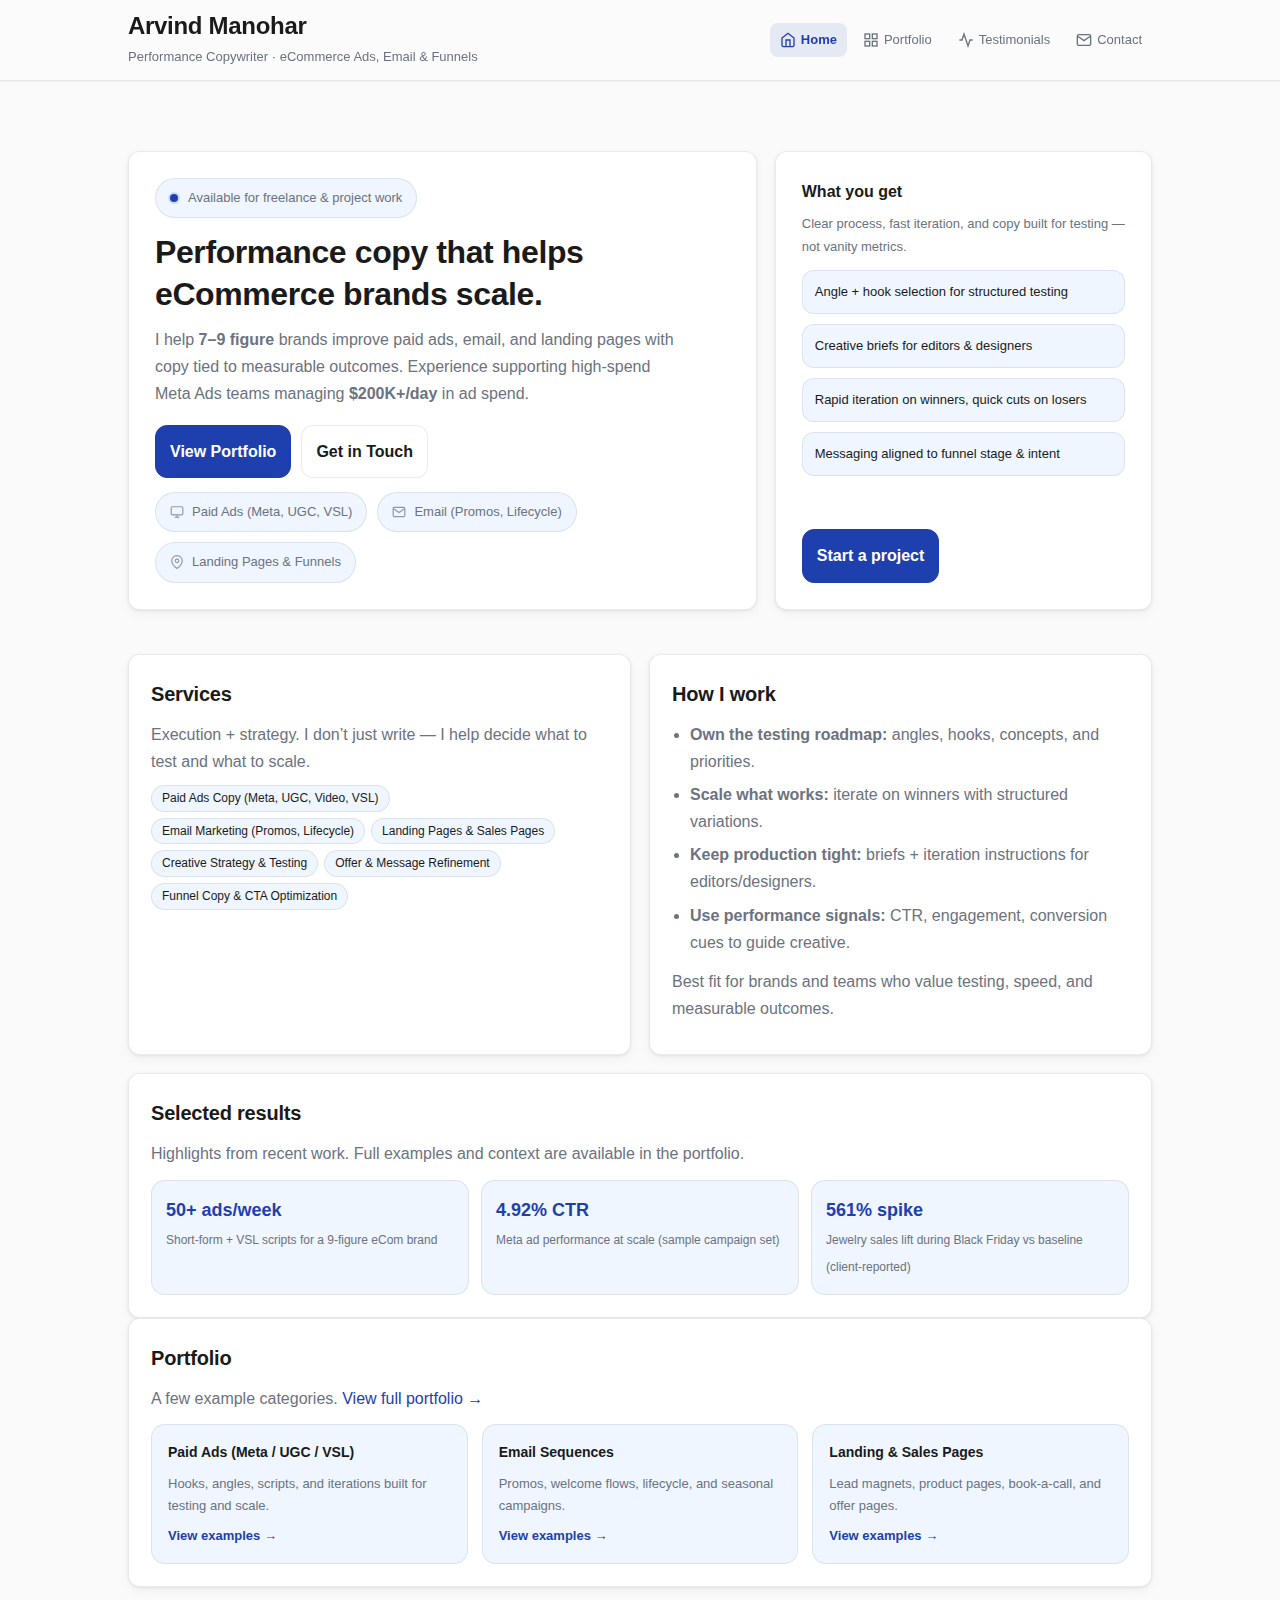
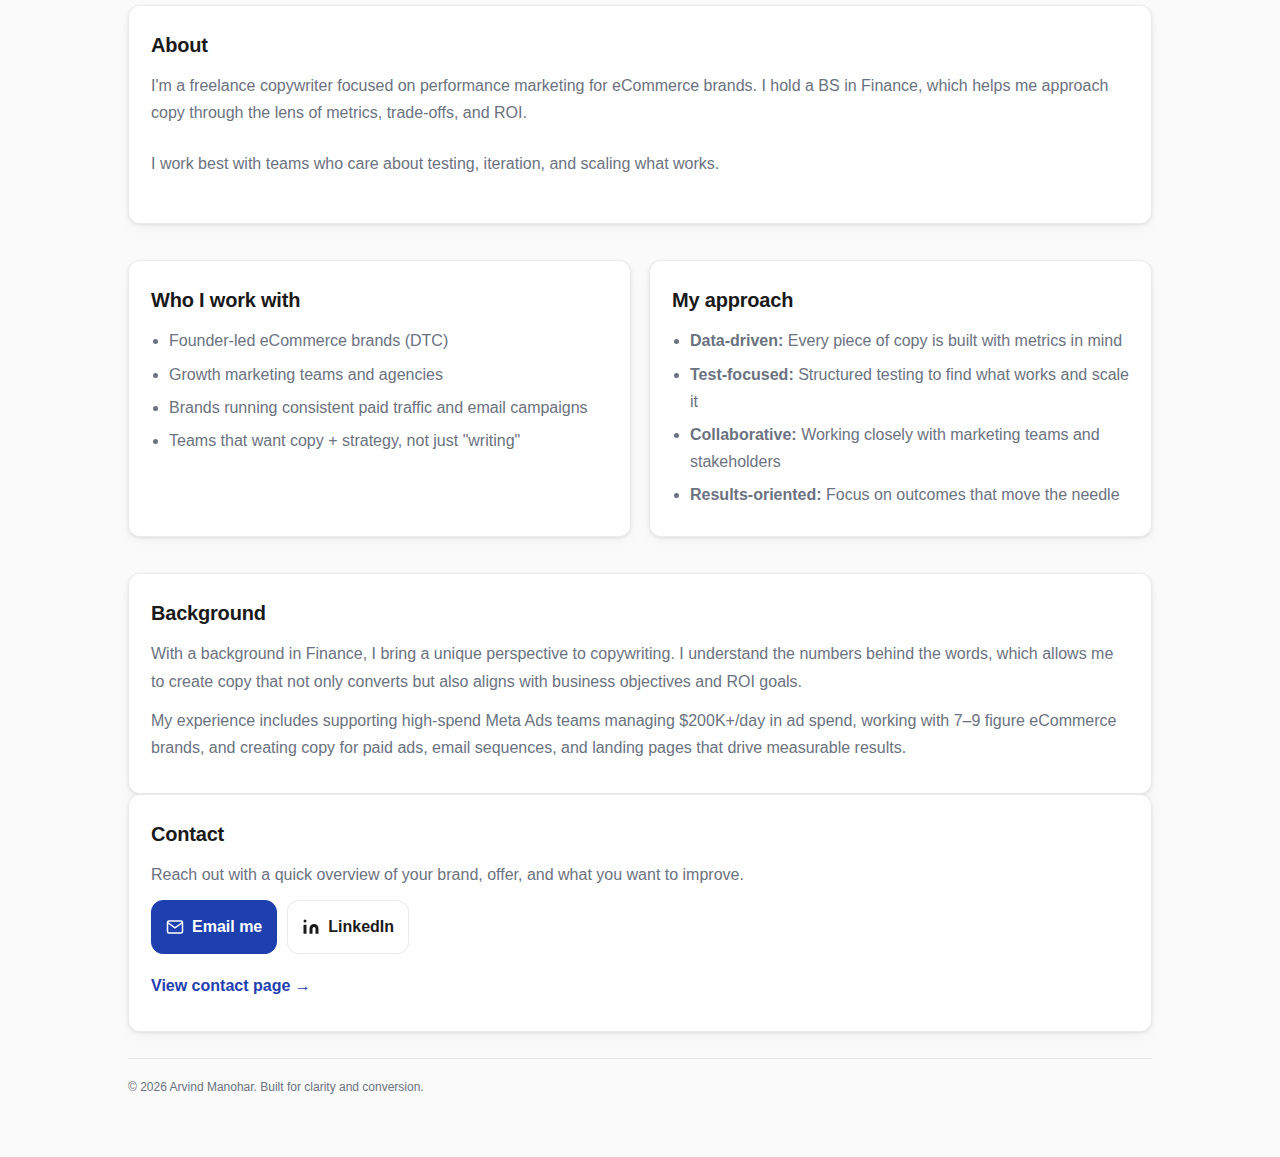
<file: index.html>
<!doctype html>
<html lang="en">
<head>
  <meta charset="utf-8" />
  <meta name="viewport" content="width=device-width,initial-scale=1" />
  <meta name="description" content="Arvind Manohar — Performance Copywriter for eCommerce brands. Ads, email, landing pages, and creative testing for measurable outcomes." />
  <title>Arvind Manohar — Performance Copywriter</title>
  <link rel="stylesheet" href="styles.css">
</head>
<body>

<header>
  <div class="nav">
    <div class="brand">
      <a href="index.html" style="text-decoration:none; color:inherit;">
        <strong>Arvind Manohar</strong>
      </a>
      <span>Performance Copywriter · eCommerce Ads, Email & Funnels</span>
    </div>
    <nav class="links" aria-label="Primary">
      <a href="index.html" class="active">
        <svg class="icon" width="16" height="16" viewBox="0 0 24 24" fill="none" stroke="currentColor" stroke-width="2">
          <path d="M3 9l9-7 9 7v11a2 2 0 0 1-2 2H5a2 2 0 0 1-2-2z"></path>
          <polyline points="9 22 9 12 15 12 15 22"></polyline>
        </svg>
        Home
      </a>
      <a href="portfolio.html">
        <svg class="icon" width="16" height="16" viewBox="0 0 24 24" fill="none" stroke="currentColor" stroke-width="2">
          <rect x="3" y="3" width="7" height="7"></rect>
          <rect x="14" y="3" width="7" height="7"></rect>
          <rect x="14" y="14" width="7" height="7"></rect>
          <rect x="3" y="14" width="7" height="7"></rect>
        </svg>
        Portfolio
      </a>
      <a href="testimonial.html">
        <svg class="icon" width="16" height="16" viewBox="0 0 24 24" fill="none" stroke="currentColor" stroke-width="2">
          <polyline points="22 12 18 12 15 21 9 3 6 12 2 12"></polyline>
        </svg>
        Testimonials
      </a>
      <a href="contact.html">
        <svg class="icon" width="16" height="16" viewBox="0 0 24 24" fill="none" stroke="currentColor" stroke-width="2">
          <path d="M4 4h16c1.1 0 2 .9 2 2v12c0 1.1-.9 2-2 2H4c-1.1 0-2-.9-2-2V6c0-1.1.9-2 2-2z"></path>
          <polyline points="22,6 12,13 2,6"></polyline>
        </svg>
        Contact
      </a>
    </nav>
  </div>
</header>

<main class="wrap">
  <!-- HERO -->
  <section class="hero" id="top">
    <div class="card">
      <div class="kicker"><span class="dot" aria-hidden="true"></span> Available for freelance & project work</div>
      <h1>Performance copy that helps eCommerce brands scale.</h1>
      <p class="sub">
        I help <strong>7–9 figure</strong> brands improve paid ads, email, and landing pages with copy tied to measurable outcomes.
        Experience supporting high-spend Meta Ads teams managing <strong>$200K+/day</strong> in ad spend.
      </p>

      <div class="cta">
        <a class="btn primary" href="portfolio.html">View Portfolio</a>
        <a class="btn secondary" href="contact.html">Get in Touch</a>
      </div>

      <div class="mini">
        <span>
          <svg class="icon-mini" width="14" height="14" viewBox="0 0 24 24" fill="none" stroke="currentColor" stroke-width="2">
            <rect x="2" y="3" width="20" height="14" rx="2" ry="2"></rect>
            <line x1="8" y1="21" x2="16" y2="21"></line>
            <line x1="12" y1="17" x2="12" y2="21"></line>
          </svg>
          Paid Ads (Meta, UGC, VSL)
        </span>
        <span>
          <svg class="icon-mini" width="14" height="14" viewBox="0 0 24 24" fill="none" stroke="currentColor" stroke-width="2">
            <path d="M4 4h16c1.1 0 2 .9 2 2v12c0 1.1-.9 2-2 2H4c-1.1 0-2-.9-2-2V6c0-1.1.9-2 2-2z"></path>
            <polyline points="22,6 12,13 2,6"></polyline>
          </svg>
          Email (Promos, Lifecycle)
        </span>
        <span>
          <svg class="icon-mini" width="14" height="14" viewBox="0 0 24 24" fill="none" stroke="currentColor" stroke-width="2">
            <path d="M21 10c0 7-9 13-9 13s-9-6-9-13a9 9 0 0 1 18 0z"></path>
            <circle cx="12" cy="10" r="3"></circle>
          </svg>
          Landing Pages & Funnels
        </span>
      </div>
    </div>

    <aside class="card aside">
      <div>
        <h3>What you get</h3>
        <p>Clear process, fast iteration, and copy built for testing — not vanity metrics.</p>
        <ul class="list">
          <li>Angle + hook selection for structured testing</li>
          <li>Creative briefs for editors & designers</li>
          <li>Rapid iteration on winners, quick cuts on losers</li>
          <li>Messaging aligned to funnel stage & intent</li>
        </ul>
      </div>
      <div>
        <a class="btn primary" href="contact.html">Start a project</a>
      </div>
    </aside>
  </section>

  <!-- SERVICES / WHAT I DO -->
  <section class="grid" id="services">
    <div class="card pad">
      <h2>Services</h2>
      <p class="muted">Execution + strategy. I don’t just write — I help decide what to test and what to scale.</p>
      <div class="tags" aria-label="Services list">
        <span class="tag">Paid Ads Copy (Meta, UGC, Video, VSL)</span>
        <span class="tag">Email Marketing (Promos, Lifecycle)</span>
        <span class="tag">Landing Pages & Sales Pages</span>
        <span class="tag">Creative Strategy & Testing</span>
        <span class="tag">Offer & Message Refinement</span>
        <span class="tag">Funnel Copy & CTA Optimization</span>
      </div>
    </div>

    <div class="card pad">
      <h2>How I work</h2>
      <ul class="bullets">
        <li><strong>Own the testing roadmap:</strong> angles, hooks, concepts, and priorities.</li>
        <li><strong>Scale what works:</strong> iterate on winners with structured variations.</li>
        <li><strong>Keep production tight:</strong> briefs + iteration instructions for editors/designers.</li>
        <li><strong>Use performance signals:</strong> CTR, engagement, conversion cues to guide creative.</li>
      </ul>
      <p class="muted" style="margin-top:12px">
        Best fit for brands and teams who value testing, speed, and measurable outcomes.
      </p>
    </div>
  </section>

  <!-- RESULTS -->
  <section class="card pad" id="results">
    <h2>Selected results</h2>
    <p class="muted">Highlights from recent work. Full examples and context are available in the portfolio.</p>

    <div class="results" role="list">
      <div class="stat" role="listitem">
        <strong>50+ ads/week</strong>
        <span>Short-form + VSL scripts for a 9-figure eCom brand</span>
      </div>
      <div class="stat" role="listitem">
        <strong>4.92% CTR</strong>
        <span>Meta ad performance at scale (sample campaign set)</span>
      </div>
      <div class="stat" role="listitem">
        <strong>561% spike</strong>
        <span>Jewelry sales lift during Black Friday vs baseline (client-reported)</span>
      </div>
    </div>
  </section>

  <!-- PORTFOLIO -->
  <section class="card pad" id="work">
    <h2>Portfolio</h2>
    <p class="muted">A few example categories. <a href="portfolio.html" style="color:var(--accent); text-decoration:none;">View full portfolio →</a></p>

    <div class="portfolio">
      <div class="tile">
        <strong>Paid Ads (Meta / UGC / VSL)</strong>
        <p>Hooks, angles, scripts, and iterations built for testing and scale.</p>
        <a href="portfolio.html">View examples →</a>
      </div>
      <div class="tile">
        <strong>Email Sequences</strong>
        <p>Promos, welcome flows, lifecycle, and seasonal campaigns.</p>
        <a href="portfolio.html">View examples →</a>
      </div>
      <div class="tile">
        <strong>Landing & Sales Pages</strong>
        <p>Lead magnets, product pages, book-a-call, and offer pages.</p>
        <a href="portfolio.html">View examples →</a>
      </div>
    </div>
  </section>

  <!-- ABOUT -->
  <section class="card pad" id="about" style="margin-top:18px;">
    <h2>About</h2>
    <p class="muted" style="margin-bottom:24px;">
      I'm a freelance copywriter focused on performance marketing for eCommerce brands.
      I hold a BS in Finance, which helps me approach copy through the lens of metrics, trade-offs, and ROI.
    </p>
    <p class="muted" style="margin-bottom:24px;">
      I work best with teams who care about testing, iteration, and scaling what works.
    </p>
  </section>

  <section class="grid" style="margin-top:18px;">
    <div class="card pad">
      <h2>Who I work with</h2>
      <ul class="bullets">
        <li>Founder-led eCommerce brands (DTC)</li>
        <li>Growth marketing teams and agencies</li>
        <li>Brands running consistent paid traffic and email campaigns</li>
        <li>Teams that want copy + strategy, not just "writing"</li>
      </ul>
    </div>
    <div class="card pad">
      <h2>My approach</h2>
      <ul class="bullets">
        <li><strong>Data-driven:</strong> Every piece of copy is built with metrics in mind</li>
        <li><strong>Test-focused:</strong> Structured testing to find what works and scale it</li>
        <li><strong>Collaborative:</strong> Working closely with marketing teams and stakeholders</li>
        <li><strong>Results-oriented:</strong> Focus on outcomes that move the needle</li>
      </ul>
    </div>
  </section>

  <section class="card pad" style="margin-top:18px;">
    <h2>Background</h2>
    <p class="muted">
      With a background in Finance, I bring a unique perspective to copywriting. I understand the numbers behind the words,
      which allows me to create copy that not only converts but also aligns with business objectives and ROI goals.
    </p>
    <p class="muted" style="margin-top:12px;">
      My experience includes supporting high-spend Meta Ads teams managing $200K+/day in ad spend, working with 7–9 figure
      eCommerce brands, and creating copy for paid ads, email sequences, and landing pages that drive measurable results.
    </p>
  </section>

  <!-- CONTACT -->
  <section class="card pad" id="contact">
    <h2>Contact</h2>
    <p class="muted">Reach out with a quick overview of your brand, offer, and what you want to improve.</p>
    <div class="contact">
      <a class="btn primary" href="mailto:family.manohar@gmail.com">
        <svg class="icon" width="18" height="18" viewBox="0 0 24 24" fill="none" stroke="currentColor" stroke-width="2">
          <path d="M4 4h16c1.1 0 2 .9 2 2v12c0 1.1-.9 2-2 2H4c-1.1 0-2-.9-2-2V6c0-1.1.9-2 2-2z"></path>
          <polyline points="22,6 12,13 2,6"></polyline>
        </svg>
        Email me
      </a>
      <a class="btn secondary" href="https://linkedin.com/in/arvind-manohar-74620230b/" target="_blank" rel="noopener">
        <svg class="icon" width="18" height="18" viewBox="0 0 24 24" fill="currentColor">
          <path d="M16 8a6 6 0 0 1 6 6v7h-4v-7a2 2 0 0 0-2-2 2 2 0 0 0-2 2v7h-4v-7a6 6 0 0 1 6-6z"></path>
          <rect x="2" y="9" width="4" height="12"></rect>
          <circle cx="4" cy="4" r="2"></circle>
        </svg>
        LinkedIn
      </a>
    </div>
    <p style="margin-top:18px;">
      <a href="contact.html" style="color:var(--accent); text-decoration:none; font-weight:600;">View contact page →</a>
    </p>
  </section>

  <footer>
    © <span id="y"></span> Arvind Manohar. Built for clarity and conversion.
  </footer>
</main>

<script>
  // Update year in footer
  document.getElementById('y').textContent = new Date().getFullYear();
</script>
</body>
</html>
</file>
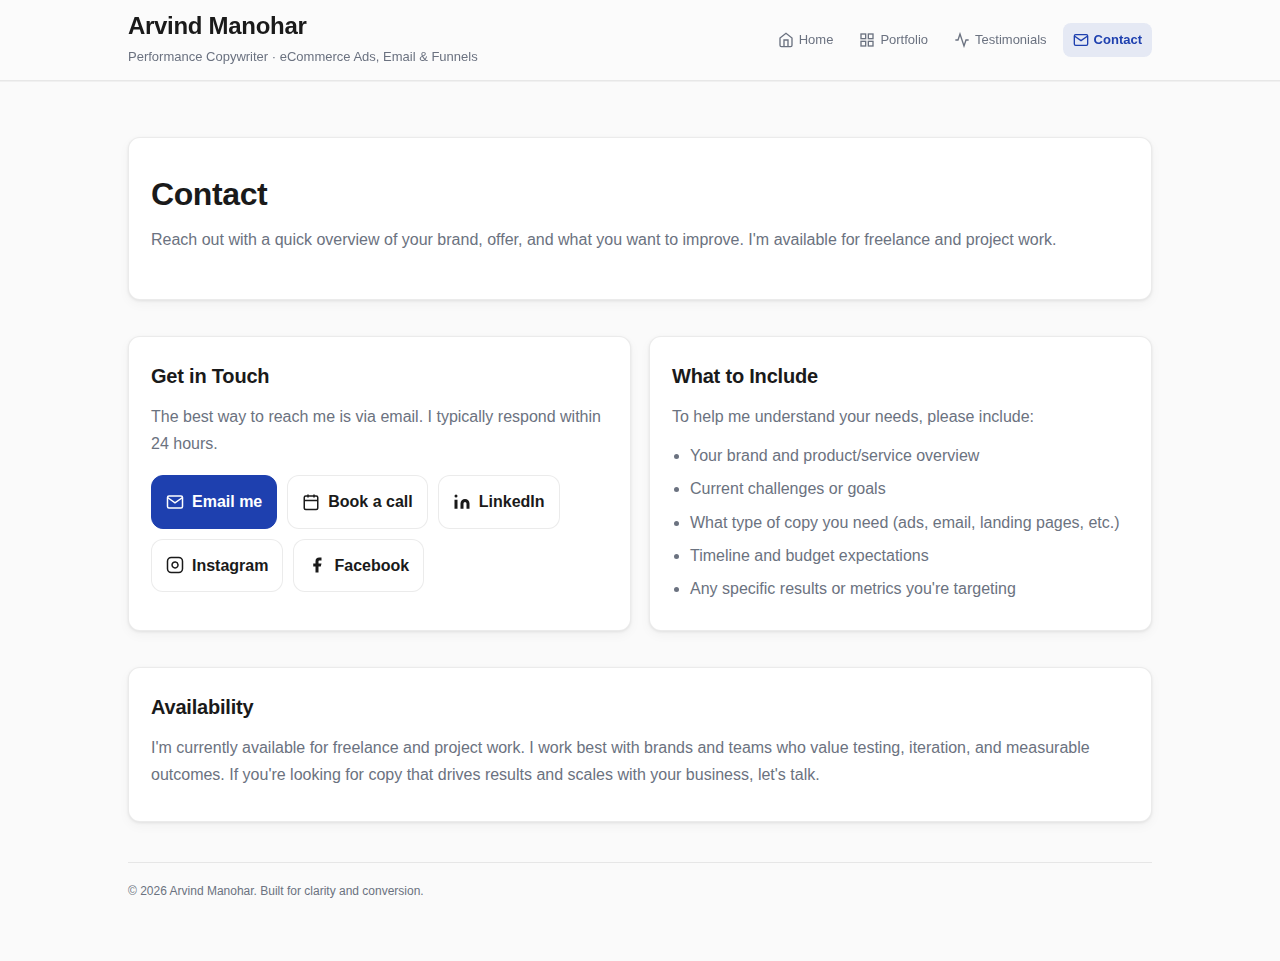
<file: contact.html>
<!doctype html>
<html lang="en">
<head>
  <meta charset="utf-8" />
  <meta name="viewport" content="width=device-width,initial-scale=1" />
  <meta name="description" content="Contact Arvind Manohar — Performance Copywriter for eCommerce brands." />
  <title>Contact — Arvind Manohar</title>
  <link rel="stylesheet" href="styles.css">
</head>
<body>

<header>
  <div class="nav">
    <div class="brand">
      <a href="index.html" style="text-decoration:none; color:inherit;">
        <strong>Arvind Manohar</strong>
      </a>
      <span>Performance Copywriter · eCommerce Ads, Email & Funnels</span>
    </div>
    <nav class="links" aria-label="Primary">
      <a href="index.html">
        <svg class="icon" width="16" height="16" viewBox="0 0 24 24" fill="none" stroke="currentColor" stroke-width="2">
          <path d="M3 9l9-7 9 7v11a2 2 0 0 1-2 2H5a2 2 0 0 1-2-2z"></path>
          <polyline points="9 22 9 12 15 12 15 22"></polyline>
        </svg>
        Home
      </a>
      <a href="portfolio.html">
        <svg class="icon" width="16" height="16" viewBox="0 0 24 24" fill="none" stroke="currentColor" stroke-width="2">
          <rect x="3" y="3" width="7" height="7"></rect>
          <rect x="14" y="3" width="7" height="7"></rect>
          <rect x="14" y="14" width="7" height="7"></rect>
          <rect x="3" y="14" width="7" height="7"></rect>
        </svg>
        Portfolio
      </a>
      <a href="testimonial.html">
        <svg class="icon" width="16" height="16" viewBox="0 0 24 24" fill="none" stroke="currentColor" stroke-width="2">
          <polyline points="22 12 18 12 15 21 9 3 6 12 2 12"></polyline>
        </svg>
        Testimonials
      </a>
      <a href="contact.html" class="active">
        <svg class="icon" width="16" height="16" viewBox="0 0 24 24" fill="none" stroke="currentColor" stroke-width="2">
          <path d="M4 4h16c1.1 0 2 .9 2 2v12c0 1.1-.9 2-2 2H4c-1.1 0-2-.9-2-2V6c0-1.1.9-2 2-2z"></path>
          <polyline points="22,6 12,13 2,6"></polyline>
        </svg>
        Contact
      </a>
    </nav>
  </div>
</header>

<main class="wrap">
  <section class="card pad" style="margin-top:28px;">
    <h1>Contact</h1>
    <p class="muted" style="margin-bottom:24px;">
      Reach out with a quick overview of your brand, offer, and what you want to improve.
      I'm available for freelance and project work.
    </p>
  </section>

  <section class="grid" style="margin-top:18px;">
    <div class="card pad">
      <h2>Get in Touch</h2>
      <p class="muted" style="margin-bottom:18px;">
        The best way to reach me is via email. I typically respond within 24 hours.
      </p>
      <div class="contact">
        <a class="btn primary" href="mailto:family.manohar@gmail.com">
          <svg class="icon" width="18" height="18" viewBox="0 0 24 24" fill="none" stroke="currentColor" stroke-width="2">
            <path d="M4 4h16c1.1 0 2 .9 2 2v12c0 1.1-.9 2-2 2H4c-1.1 0-2-.9-2-2V6c0-1.1.9-2 2-2z"></path>
            <polyline points="22,6 12,13 2,6"></polyline>
          </svg>
          Email me
        </a>
        <a class="btn secondary" href="https://calendly.com/arvindmm/business-meeting" target="_blank" rel="noopener">
          <svg class="icon" width="18" height="18" viewBox="0 0 24 24" fill="none" stroke="currentColor" stroke-width="2">
            <rect x="3" y="4" width="18" height="18" rx="2" ry="2"></rect>
            <line x1="16" y1="2" x2="16" y2="6"></line>
            <line x1="8" y1="2" x2="8" y2="6"></line>
            <line x1="3" y1="10" x2="21" y2="10"></line>
          </svg>
          Book a call
        </a>
        <a class="btn secondary" href="https://www.linkedin.com/in/arvind-manohar-74620230b/" target="_blank" rel="noopener">
          <svg class="icon" width="18" height="18" viewBox="0 0 24 24" fill="currentColor">
            <path d="M16 8a6 6 0 0 1 6 6v7h-4v-7a2 2 0 0 0-2-2 2 2 0 0 0-2 2v7h-4v-7a6 6 0 0 1 6-6z"></path>
            <rect x="2" y="9" width="4" height="12"></rect>
            <circle cx="4" cy="4" r="2"></circle>
          </svg>
          LinkedIn
        </a>
        <a class="btn secondary" href="https://www.instagram.com/arvindm.cr/" target="_blank" rel="noopener">
          <svg class="icon" width="18" height="18" viewBox="0 0 24 24" fill="none" stroke="currentColor" stroke-width="2">
            <rect x="2" y="2" width="20" height="20" rx="5" ry="5"></rect>
            <path d="M16 11.37A4 4 0 1 1 12.63 8 4 4 0 0 1 16 11.37z"></path>
            <line x1="17.5" y1="6.5" x2="17.51" y2="6.5"></line>
          </svg>
          Instagram
        </a>
        <a class="btn secondary" href="https://www.facebook.com/profile.php?id=61572751987188" target="_blank" rel="noopener">
          <svg class="icon" width="18" height="18" viewBox="0 0 24 24" fill="currentColor">
            <path d="M18 2h-3a5 5 0 0 0-5 5v3H7v4h3v8h4v-8h3l1-4h-4V7a1 1 0 0 1 1-1h3z"></path>
          </svg>
          Facebook
        </a>
      </div>
    </div>
    <div class="card pad">
      <h2>What to Include</h2>
      <p class="muted" style="margin-bottom:12px;">To help me understand your needs, please include:</p>
      <ul class="bullets">
        <li>Your brand and product/service overview</li>
        <li>Current challenges or goals</li>
        <li>What type of copy you need (ads, email, landing pages, etc.)</li>
        <li>Timeline and budget expectations</li>
        <li>Any specific results or metrics you're targeting</li>
      </ul>
    </div>
  </section>

  <section class="card pad" style="margin-top:18px;">
    <h2>Availability</h2>
    <p class="muted">
      I'm currently available for freelance and project work. I work best with brands and teams who value
      testing, iteration, and measurable outcomes. If you're looking for copy that drives results and scales
      with your business, let's talk.
    </p>
  </section>

  <footer style="margin-top:40px;">
    © <span id="y"></span> Arvind Manohar. Built for clarity and conversion.
  </footer>
</main>

<script>
  // Update year in footer
  document.getElementById('y').textContent = new Date().getFullYear();
</script>
</body>
</html>
</file>
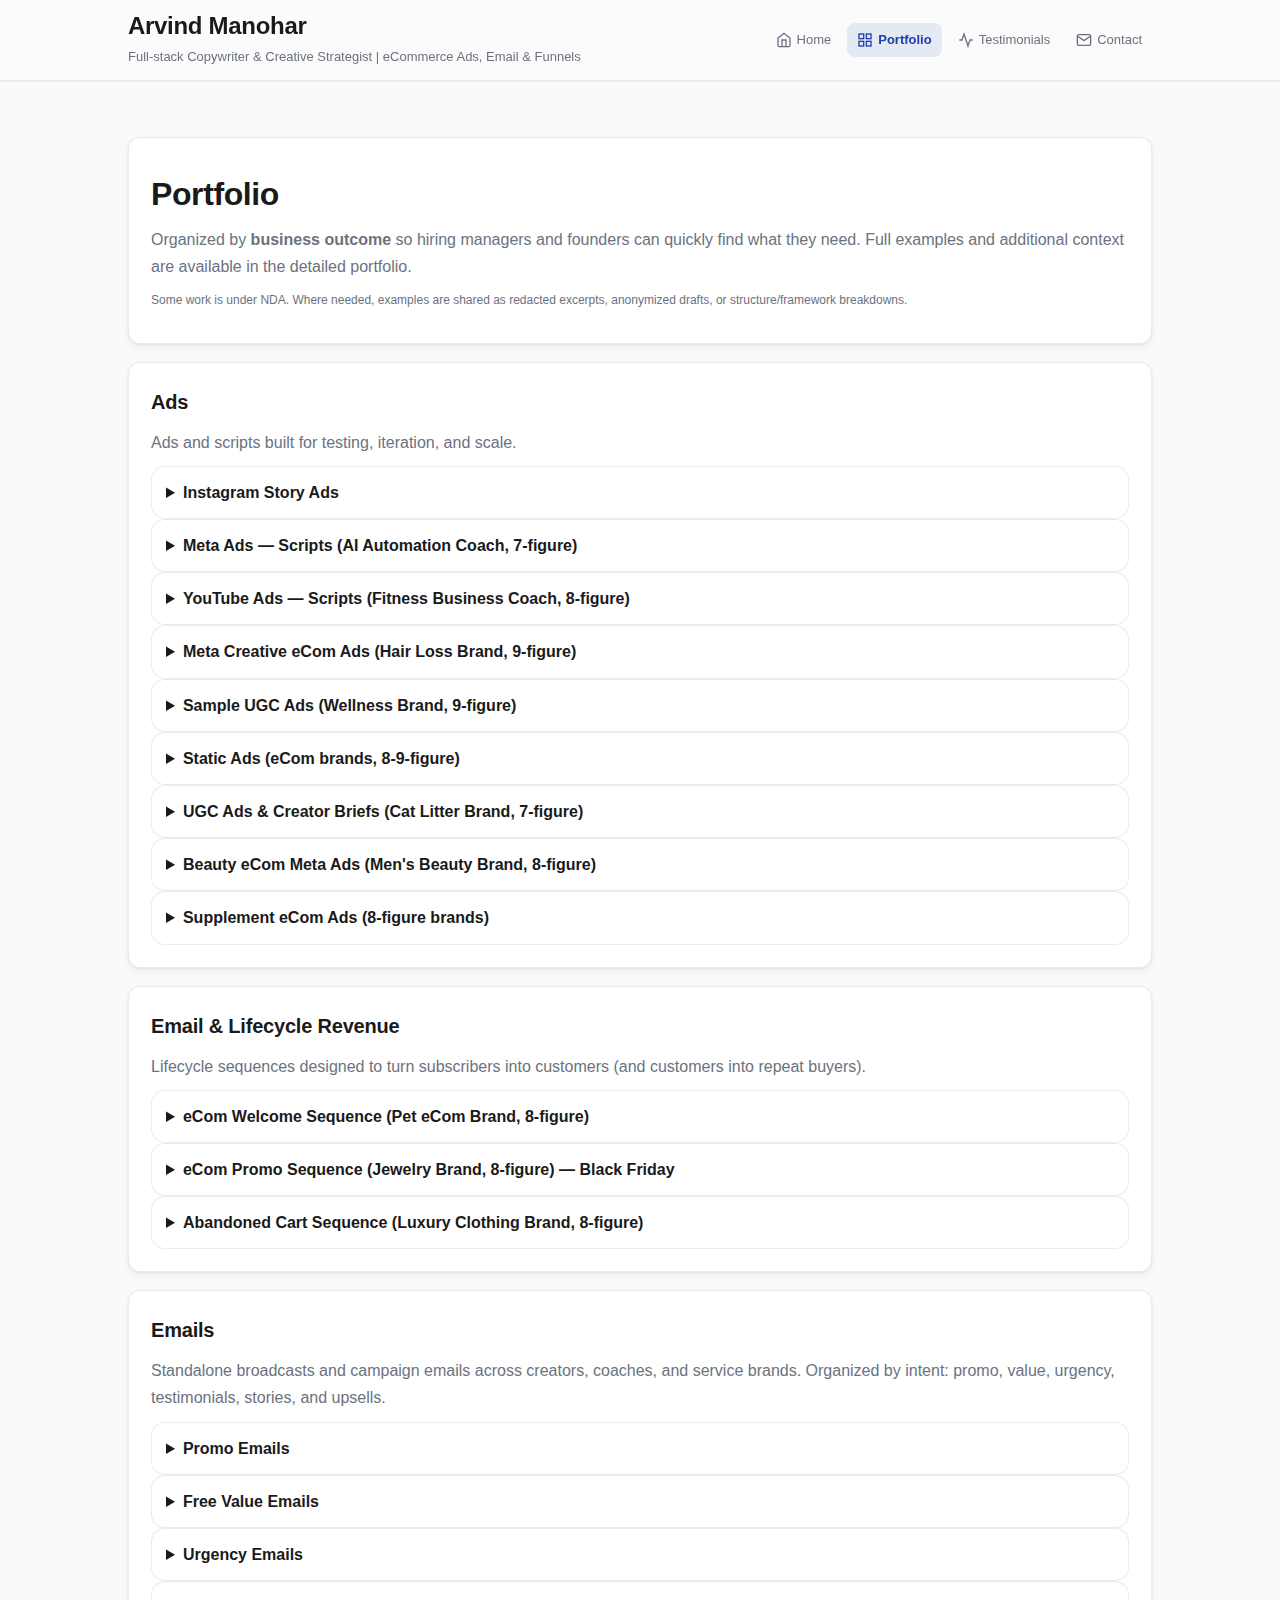
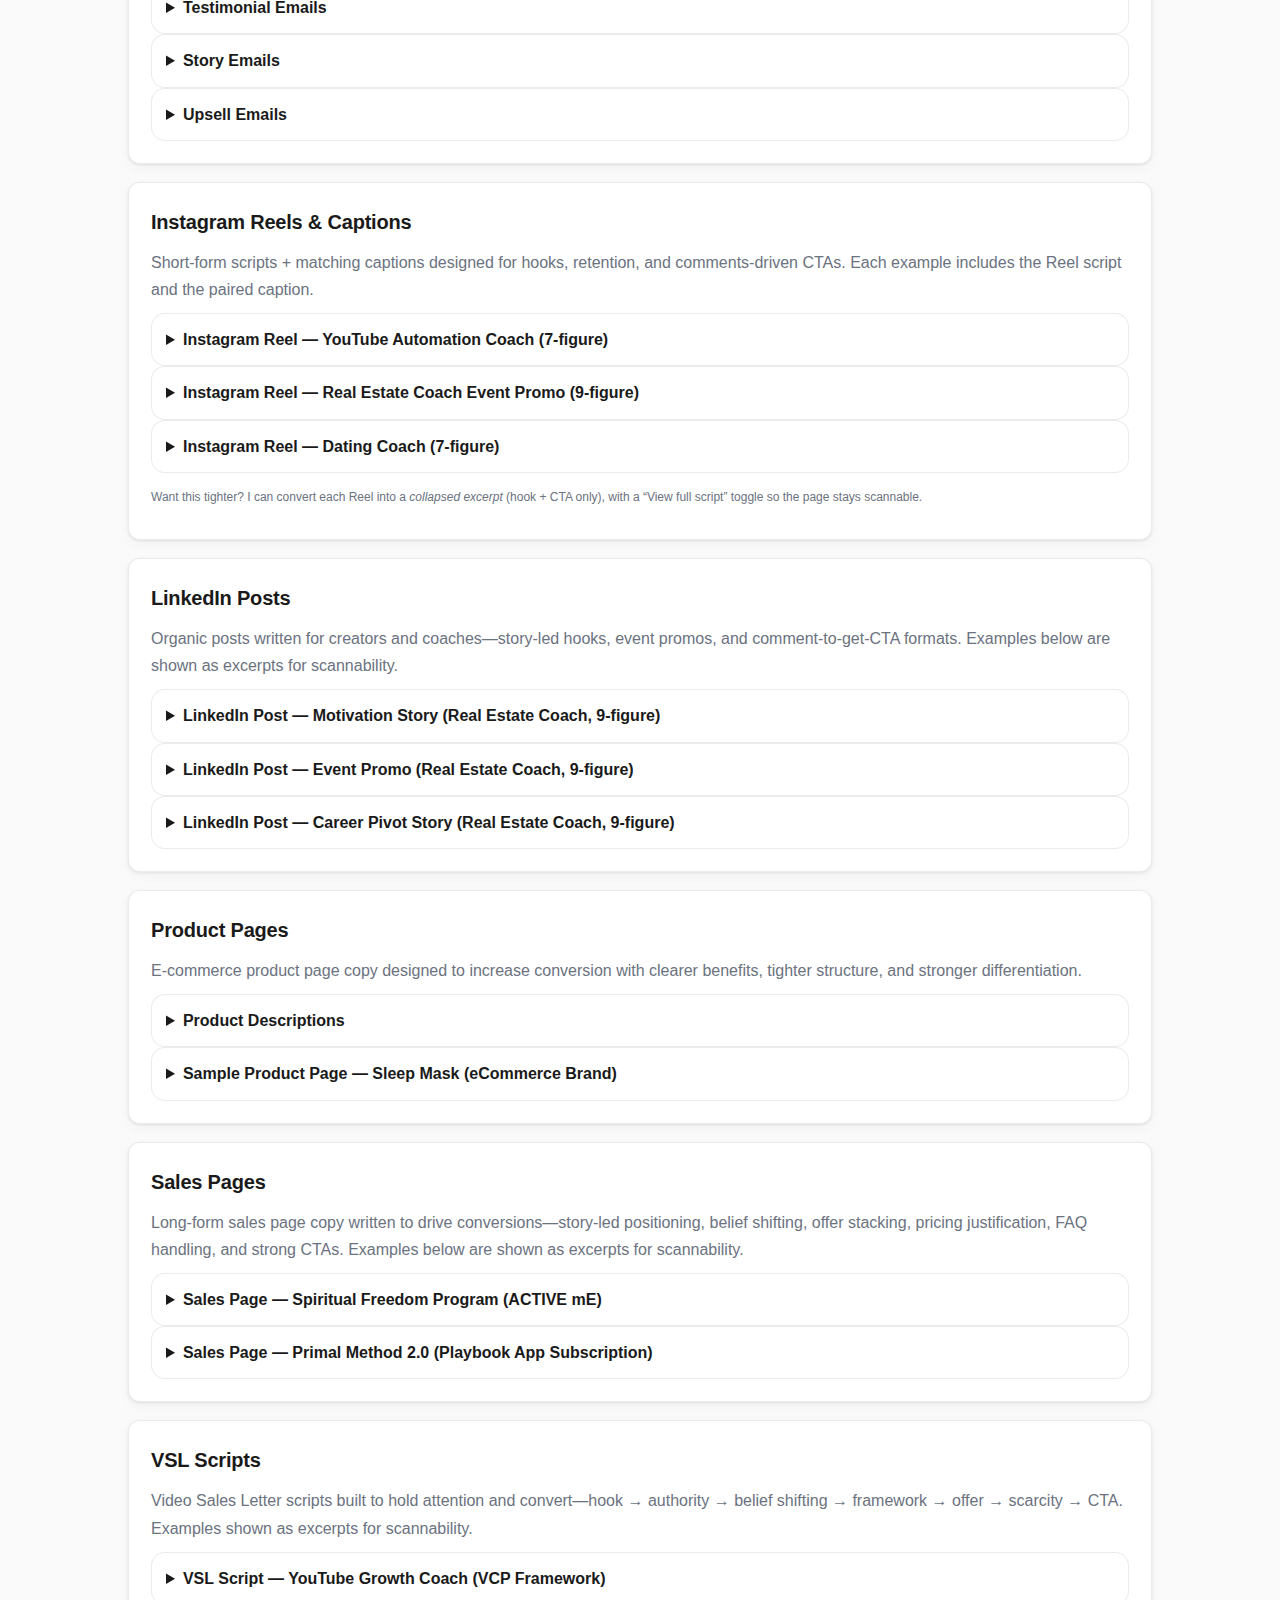
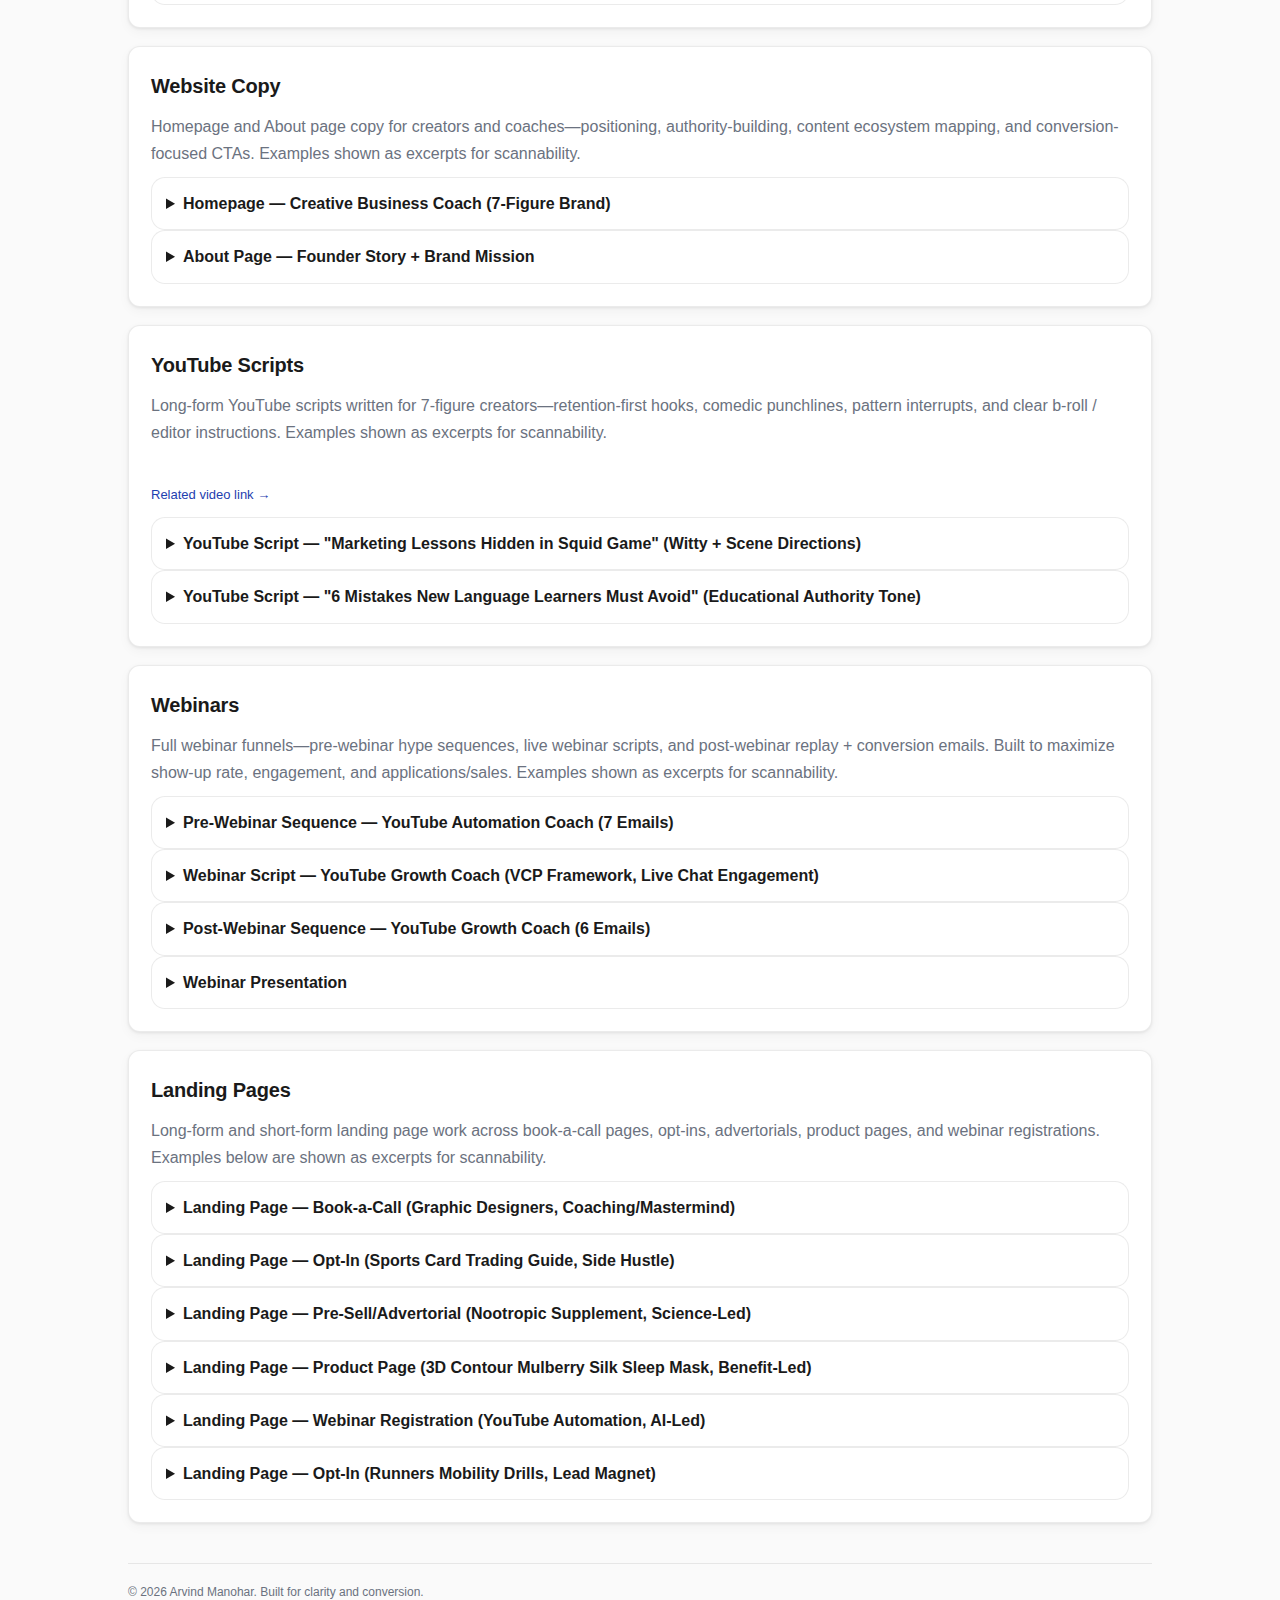
<file: portfolio.html>
<!doctype html>
<html lang="en">
<head>
  <meta charset="utf-8" />
  <meta name="viewport" content="width=device-width,initial-scale=1" />
  <meta name="description" content="Portfolio — Arvind Manohar. Performance copywriting examples organized by business outcome." />
  <title>Portfolio — Arvind Manohar</title>
  <link rel="stylesheet" href="styles.css">

  <!-- Page-specific additions for portfolio content -->
  <style>
    /* Keep these minimal; you can move into styles.css later */

    .pillbar{display:flex; flex-wrap:wrap; gap:10px; margin-top:16px}
    .pill{
      font-size:13px; color:var(--muted);
      padding:8px 10px; border:1px solid var(--line);
      border-radius:999px; background:rgba(255,255,255,.03);
      text-decoration:none;
    }
    .pill:hover{color:var(--text); border-color:rgba(106,167,255,.45)}

    .section-head{display:flex; align-items:flex-start; justify-content:space-between; gap:12px; flex-wrap:wrap}
    .mini-cta{display:flex; gap:10px; flex-wrap:wrap}

    .subgrid{display:grid; grid-template-columns:1fr; gap:10px; margin-top:12px}

    details{
      border:1px solid var(--line);
      border-radius:14px;
      background:rgba(255,255,255,.02);
      padding:12px 14px;
    }
    summary{cursor:pointer; font-weight:700}
    summary::-webkit-details-marker{display:none}

    .detail-body{margin-top:10px; color:var(--muted); font-size:13px}

    /* Script formatting */
    .script{
      margin-top:10px;
      border:1px solid var(--line);
      border-radius:14px;
      background:rgba(255,255,255,.03);
      padding:14px 14px;
    }
    .script h4{margin:0 0 8px; font-size:14px}
    .meta{
      display:flex; flex-wrap:wrap; gap:8px;
      margin:0 0 10px;
      color:var(--muted);
      font-size:12px;
    }
    .badge{
      display:inline-flex; align-items:center;
      padding:6px 10px;
      border:1px solid rgba(30,64,175,.25);
      border-radius:999px;
      background:#eff6ff;
      color:var(--text);
      font-weight:500;
      font-size:12px;
    }
    .copy{
      white-space:pre-wrap;
      margin:0;
      color:var(--text);
      font-size:13px;
      line-height:1.6;
      word-wrap:break-word;
      word-break:break-word;
      overflow-wrap:break-word;
      -webkit-hyphens:auto;
      hyphens:auto;
    }
    
    pre.copy{
      display:block;
      width:100%;
      box-sizing:border-box;
    }
    
    /* Mobile improvements for code blocks */
    @media (max-width: 768px) {
      .copy{
        font-size:12px;
        line-height:1.7;
        padding:0;
      }
      .script{
        padding:12px;
        overflow-x:auto;
        -webkit-overflow-scrolling:touch;
        max-width:100%;
        box-sizing:border-box;
      }
      pre.copy{
        max-width:100%;
        overflow-x:auto;
        -webkit-overflow-scrolling:touch;
        padding:0;
        margin:0;
        box-sizing:border-box;
      }
      details{
        padding:10px 12px;
      }
    }
    
    @media (max-width: 480px) {
      .copy{
        font-size:11px;
        line-height:1.8;
      }
      .script{
        padding:10px;
        border-radius:10px;
      }
      .detail-body{
        font-size:12px;
      }
      details{
        padding:8px 10px;
        border-radius:10px;
      }
      summary{
        font-size:14px;
      }
    }
    .note{
      color:var(--muted);
      font-size:12px;
      margin-top:10px;
    }
    .toc{
      margin-top:12px;
      display:flex; flex-wrap:wrap; gap:10px;
    }
    .toc a{
      font-size:13px;
      color:var(--muted);
      text-decoration:none;
      padding:8px 10px;
      border-radius:999px;
      border:1px solid var(--line);
      background:rgba(255,255,255,.03);
    }
    .toc a:hover{color:var(--text); border-color:rgba(106,167,255,.45)}
  </style>
</head>
<body>

<header>
  <div class="nav">
    <div class="brand">
      <a href="index.html" style="text-decoration:none; color:inherit;">
        <strong>Arvind Manohar</strong>
      </a>
      <span>Full-stack Copywriter & Creative Strategist | eCommerce Ads, Email & Funnels</span>
    </div>
    <button class="menu-toggle" aria-label="Toggle navigation menu" aria-expanded="false">
      <span></span>
      <span></span>
      <span></span>
    </button>
    <nav class="links" aria-label="Primary">
      <a href="index.html">
        <svg class="icon" width="16" height="16" viewBox="0 0 24 24" fill="none" stroke="currentColor" stroke-width="2">
          <path d="M3 9l9-7 9 7v11a2 2 0 0 1-2 2H5a2 2 0 0 1-2-2z"></path>
          <polyline points="9 22 9 12 15 12 15 22"></polyline>
        </svg>
        Home
      </a>
      <a href="portfolio.html" class="active">
        <svg class="icon" width="16" height="16" viewBox="0 0 24 24" fill="none" stroke="currentColor" stroke-width="2">
          <rect x="3" y="3" width="7" height="7"></rect>
          <rect x="14" y="3" width="7" height="7"></rect>
          <rect x="14" y="14" width="7" height="7"></rect>
          <rect x="3" y="14" width="7" height="7"></rect>
        </svg>
        Portfolio
      </a>
      <a href="testimonial.html">
        <svg class="icon" width="16" height="16" viewBox="0 0 24 24" fill="none" stroke="currentColor" stroke-width="2">
          <polyline points="22 12 18 12 15 21 9 3 6 12 2 12"></polyline>
        </svg>
        Testimonials
      </a>
      <a href="contact.html">
        <svg class="icon" width="16" height="16" viewBox="0 0 24 24" fill="none" stroke="currentColor" stroke-width="2">
          <path d="M4 4h16c1.1 0 2 .9 2 2v12c0 1.1-.9 2-2 2H4c-1.1 0-2-.9-2-2V6c0-1.1.9-2 2-2z"></path>
          <polyline points="22,6 12,13 2,6"></polyline>
        </svg>
        Contact
      </a>
    </nav>
  </div>
</header>

<main class="wrap">

  <!-- INTRO -->
  <section class="card pad" style="margin-top:28px;">
    <h1>Portfolio</h1>
    <p class="muted" style="margin-bottom:10px;">
      Organized by <strong>business outcome</strong> so hiring managers and founders can quickly find what they need.
      Full examples and additional context are available in the detailed portfolio.
    </p>

    <p class="note">
      Some work is under NDA. Where needed, examples are shared as redacted excerpts, anonymized drafts, or structure/framework breakdowns.
    </p>
  </section>

  <!-- 1) ADS -->
  <section class="card pad" id="paid-acq" style="margin-top:18px;">
    <div class="section-head">
      <div>
        <h2>Ads</h2>
        <p class="muted">Ads and scripts built for testing, iteration, and scale.</p>

      </div>

    </div>

    <!-- INSTAGRAM STORY ADS -->
    <details id="instagram-story-ads">
      <summary>Instagram Story Ads</summary>
      <div class="detail-body">
        <p class="muted" style="margin:0 0 10px;">
          Instagram Story ad creatives designed for vertical format and swipe-up engagement.
        </p>

        <div style="display:grid; grid-template-columns:repeat(3, 1fr); gap:20px; margin:20px 0;">
          <div>
            <img src="images/instagram-story-ads1.png" alt="Instagram Story Ad 1" style="width:100%; height:auto; border-radius:8px; box-shadow:0 2px 8px rgba(0,0,0,0.1);">
          </div>
          <div>
            <img src="images/instagram-story-ads2.png" alt="Instagram Story Ad 2" style="width:100%; height:auto; border-radius:8px; box-shadow:0 2px 8px rgba(0,0,0,0.1);">
          </div>
          <div>
            <img src="images/instagram-story-ads3.png" alt="Instagram Story Ad 3" style="width:100%; height:auto; border-radius:8px; box-shadow:0 2px 8px rgba(0,0,0,0.1);">
          </div>
          <div>
            <img src="images/instagram-story-ads4.png" alt="Instagram Story Ad 4" style="width:100%; height:auto; border-radius:8px; box-shadow:0 2px 8px rgba(0,0,0,0.1);">
          </div>
          <div>
            <img src="images/instagram-story-ads5.png" alt="Instagram Story Ad 5" style="width:100%; height:auto; border-radius:8px; box-shadow:0 2px 8px rgba(0,0,0,0.1);">
          </div>
          <div>
            <img src="images/instagram-story-ads6.png" alt="Instagram Story Ad 6" style="width:100%; height:auto; border-radius:8px; box-shadow:0 2px 8px rgba(0,0,0,0.1);">
          </div>
          <div>
            <img src="images/instagram-story-ads7.png" alt="Instagram Story Ad 7" style="width:100%; height:auto; border-radius:8px; box-shadow:0 2px 8px rgba(0,0,0,0.1);">
          </div>
          <div>
            <img src="images/instagram-story-ads8.png" alt="Instagram Story Ad 8" style="width:100%; height:auto; border-radius:8px; box-shadow:0 2px 8px rgba(0,0,0,0.1);">
          </div>
          <div>
            <img src="images/instagram-story-ads9.png" alt="Instagram Story Ad 9" style="width:100%; height:auto; border-radius:8px; box-shadow:0 2px 8px rgba(0,0,0,0.1);">
          </div>
          <div>
            <img src="images/instagram-story-ads10.png" alt="Instagram Story Ad 10" style="width:100%; height:auto; border-radius:8px; box-shadow:0 2px 8px rgba(0,0,0,0.1);">
          </div>
          <div>
            <img src="images/instagram-story-ads11.png" alt="Instagram Story Ad 11" style="width:100%; height:auto; border-radius:8px; box-shadow:0 2px 8px rgba(0,0,0,0.1);">
          </div>
        </div>

      </div>
    </details>

    <!-- META ADS -->
    <details id="meta-ads">
      <summary>Meta Ads — Scripts (AI Automation Coach, 7-figure)</summary>
      <div class="detail-body">
        <p class="muted" style="margin:0 0 10px;">
          Short-form scripts written for a 7-figure social media AI automation coach. Emphasis on hook clarity, identity-driven positioning, and direct-response CTAs.
        </p>

        <div class="script" id="meta-ad-script-1">
          <h4>Ad Script 1</h4>
          <div class="meta">
            <span class="badge">Channel: Meta</span>
            <span class="badge">Foelated virt-form video script</span>
            <span class="badge">Client: AI automation coach (7-figure)</span>
          </div>
          <pre class="copy">Most women are living their lives wrong…

You see:

There’s a reason why there are 14-year-olds making thousands each day,

While you’re making less than $10k/mo while working long hours at your day jobs.

It’s because these young children have discovered something that most adults will never realize…

The internet gives everyone an equal chance to make money online no matter where you are in life.

For example,

English isn’t my first language,

I dropped out of college in my second year,

And I’m a woman.

But despite this,

I was able to start a side hustle that profits 7 figures each year.

I call it the “Automated Income AI System”,

And it works by creating and selling your own digital products online.

Now, if you’re still watching this Ad,

You’re probably serious about making a lot of girl money online.

So at this point,

You need to make a decision.

You can either go to college for 4 years just to work at a 9-5 you’re probably going to hate.

OR

Hustle for 2 years to make a 7-figure income working 3 hours per day.

If you chose the second option,

My 5-step roadmap to build an “Automated Income AI System” will help you achieve those goals.

It has all the information I wish I had when first starting this side hustle.

It guides you through the entire process, from choosing the best niche to marketing your products well.

With this guide, you’ll know how to finally quit your 9-5 and get the attention and money you deserve.

If you’d like access to the blueprint,

Click the ‘Learn More’ button below to start your passive income journey!</pre>
        </div>

        <div class="script" id="meta-ad-script-2">
          <h4>Ad Script 2</h4>
          <div class="meta">
            <span class="badge">Channel: Meta</span>
            <span class="badge">Format: Short-form video script</span>
            <span class="badge">Client: AI automation coach (7-figure)</span>
          </div>
          <pre class="copy">Attention hardworking women…

Are you tired of working at your unfulfilling 9-5 job?

Taking on extra projects, working unpaid overtime, not using your vacation days,

But despite all that hard work you’re putting in,

You’re not getting the credit or pay that you deserve.

If you feel like this,

Then I can help you out.

My name’s Hannah,

And I help women make an extra $1k+/day in passive income with just a lunch break's worth of work,

So they can finally start living their best girly lives.

With the AI business model that I teach,

I’ve generated over seven figures in profit over the last two years.

With that extra money and freedom,

I’ve been able to move to Dubai, travel to over 20 countries, and see my friends almost every day.

And now, I want to help you do the same.

That’s why I’m giving you a 5-step income system roadmap.

It guides you through the entire process, from choosing the best niche to marketing your products well.

With this guide, you’ll know how to finally quit your 9-5 and get the attention and money you deserve.

If you’d like access to the blueprint,

Click the ‘Learn More’ button below to start your passive income journey!</pre>
        </div>

        <div class="script" id="meta-ad-script-3">
          <h4>Ad Script 3</h4>
          <div class="meta">
            <span class="badge">Channel: Meta</span>
            <span class="badge">Format: Short-form video script</span>
            <span class="badge">Client: AI automation coach (7-figure)</span>
          </div>
          <pre class="copy">[Hannah driving a Lamborghini]

‘I’m so happy another man bought me this car.

I could never buy a car like this because I’ve never worked a day in my life.’

Many people believe this is what I’m thinking each day,

But it’s not true.

I bought all my cars, houses, and luxury trips with my hard-earned money.

How?

Well, I used to work at a 9-5 while only making $6k/mo,

But started a unique side hustle a little under 2 years ago,

And I’ve scaled it to make me over $100k/mo.

And no,

I didn’t start a clothing brand or become an affiliate marketer,

And I never had to take off a single piece of clothing.

This side hustle is called AI income automation,

And you create and sell your own digital products.

This means you’ll never have to worry about stocking inventory or having good profit margins.

And with the help of AI,

90% of the process is automated,

So you can make all this money while barely working 2 hours per day.

So how can you get started?

Well, it took me 6 months to start making $30k/mo,

But I’ve seen people scale to that income in just 3 months.

To help you make $1k/mo+ in passive income in as little time as possible,

I created a 5-step income system roadmap.

It guides you through the entire process, from choosing the best niche to marketing your products well.

With this guide, you’ll know how to finally quit your 9-5 and get the attention and money you deserve.

If you’d like access to the blueprint,

Click the ‘Learn More’ button below to start your passive income journey!</pre>
        </div>


      </div>
    </details>

    <!-- YOUTUBE ADS -->
    <details id="youtube-ads">
      <summary>YouTube Ads — Scripts (Fitness Business Coach, 8-figure)</summary>
      <div class="detail-body">
        <p class="muted" style="margin:0 0 10px;">
          YouTube ad scripts written for an 8-figure fitness business coach. Emphasis on clear mechanism, proof, and “book a call” CTA.
        </p>

        <div class="script" id="yt-ad-script-1">
          <h4>Ad Script 1</h4>
          <div class="meta">
            <span class="badge">Channel: YouTube</span>
            <span class="badge">Client: Fitness business coach (8-figure)</span>
            <span class="badge">Offer: “AR Funnel”</span>
          </div>
          <pre class="copy">Attention fitness coaches…

If you’re struggling to find qualified leads,

Then this funnel might be one of the best solutions going into 2025.

It’s called the “AR” funnel.

And it has helped over 500 fitness coaches make an additional $20k/mo from the extra customers.

The funnel works by attracting ready-to-buy leads for your business,

And ultimately get a recurring subscription so large that you may not need to run Ads to make money.

Best of all, it’s a fully automatic done-for-you funnel that can be installed for just a one-time payment.

If you’d like our help to install the “AR” funnel into your fitness business to help you attract more qualified leads,

Click the ‘Learn More’ button below to see if we’re a good fit for each other.

This is the perfect opportunity going into the New Year.

More people are setting fitness goals,

Deciding to finally get in shape,

And looking into buying fitness programs.

So this is the best time to optimize your lead-generation system.

No other time in the year has more people looking to invest in fitness coaches than now.

So don’t miss out on the value this funnel can provide.

Click on the ‘Learn More’ button to attract more ready-to-buy leads.</pre>
        </div>

        <div class="script" id="yt-ad-script-2">
          <h4>Ad Script 2</h4>
          <div class="meta">
            <span class="badge">Channel: YouTube</span>
            <span class="badge">Client: Fitness business coach (8-figure)</span>
            <span class="badge">Angle: Referral system</span>
          </div>
          <pre class="copy">If you’re a fitness coach looking to make more money,

Then this video is for you.

There’s a system fitness coaches are using to make 10-20% more revenue each month.

And they don’t need to search for new leads,

Increase their prices,

Or buy premade lead lists.

In fact, once this system is installed in a fitness business,

The owner can generate income without even lifting a finger.

And that is…

A referral system.

Yes, this is what thousands of personal trainers are currently sleeping on.

Think about it…

You trust your friends and family,

So if they recommend a personal trainer,

You’ll take their word for it because you know they have good intentions for you.

These referrals are more often qualified leads ready to invest in themselves.

A referral system can create additional revenue while having low maintenance.

And that’s why I made it the main priority to include in my “AR” funnel.

It’s a fully DFY sales funnel to not only attract more qualified leads,

But it also includes a referral system to potentially increase your MRR by 10-20%.

You can get all this for a one-time payment.

So if you’re ready to see if the “AR” funnel is a right fit based on your specific business,

Click the ‘Learn More’ button below to book a call with my team.

On the call,

We’ll analyze your business’s current situation,

Give you advice to scale based on where you’re at,

And see if the “AR” funnel and its referral system are the perfect fit for you.</pre>
        </div>

        <div class="script" id="yt-ad-script-3">
          <h4>Ad Script 3</h4>
          <div class="meta">
            <span class="badge">Channel: YouTube</span>
            <span class="badge">Client: Fitness business coach (8-figure)</span>
            <span class="badge">Angle: Failure rate + solution</span>
          </div>
          <pre class="copy">Did you know that 80% of fitness businesses fail in the first 2 years?

This usually happens for 3 main reasons:

The brands are running ads that barely break even,

The business is struggling to find leads who actually want to invest in their services,

And they rely on cold outreach and inconsistent ad campaigns to survive.

But what if you didn’t have to?

What if you could consistently attract high-paying clients without spending a dime on ads?

That’s where the “AR” funnel comes in.

For just a one-time payment,

This done-for-you system is designed not only to bring in qualified leads,

But also to create a referral network that grows your revenue every single month.

Think about it…

People are more likely to listen to those whom they know, like, and trust.

For this reason,

Acquiring leads through references is much easier than targeting strangers on the internet.

This makes these referral leads easier to close,

More likely to stick around,

And they don’t cost you anything to acquire.

The best part?

The “AR” funnel automates the entire process,

So it takes care of the entire system once installed.

The funnel has already helped over 500 fitness coaches make an extra $20k/mo,

And it may be able to help you too.

If you’re ready to take control of your business and start generating revenue with a system that works 24/7…

Click the ‘Learn More’ button below to book a call with my team.

We’ll analyze your business, give you a strategy to scale, and see if the “AR” funnel is the perfect fit for you.

Don’t let this opportunity slip away.

Click ‘Learn More’ now and let’s take your business to the next level.</pre>
        </div>
      </div>
    </details>

    <!-- META VARIATIONS (Hair loss brand) -->
    <details id="meta-variations">
      <summary>Meta Creative eCom Ads (Hair Loss Brand, 9-figure)</summary>
      <div class="detail-body">
        <p class="muted" style="margin:0 0 10px;">
          Five ad variations built from a single core mechanism (early intervention), with distinct hooks and story approaches.
        </p>

        <div class="script" id="meta-ad-1">
          <h4>Ad #1</h4>
          <div class="meta">
            <span class="badge">Channel: Meta</span>
            <span class="badge">Format: Long-form ad copy</span>
            <span class="badge">Client: Hair loss brand (9-figure)</span>
            <span class="badge">Mechanism: Early intervention</span>
          </div>
          <pre class="copy">Hook: Hair loss and heart attacks have one scary thing in common: the longer you wait, the worse it gets.

Doctors often talk about how with heart attacks, the sooner you get help, the better your chances of survival.

And the thing is…

Your scalp works the same way.

Hair loss isn't just some "cosmetic thing".

It's a sign that your follicles are starving,

That blood circulation's down,

And that the environment on your scalp isn't ideal for your hair to grow.

And if you wait?

Those follicles can go dormant and begin to die,

Making it much harder for your hair to get back to looking its best.

I'm not trying to scare you.

I just wish someone had told me this earlier.

Because I waited.

I kept covering my hair with hats.

And even though I'd see less and less hair whenever I took my hat off,

I kept telling myself I was "overthinking it".

I made the mistake of waiting too long to fix my hair loss problem,

And now, it'll take me around 6 months longer to get my ideal results.

So don't wait until your hairline has already started receding.

The sooner you start treating this problem, the quicker your hair will grow.

The best solution I found was ______.

It's designed to block DHT and create an ideal environment for hair to grow in.

It's 100% natural. No hormones. No sketchy side effects.

Just ingredients like:

______ to increase blood flow to your follicles.

______ to cleanse the scalp of impurities.

And ______ to inhibit the DHT in your body.

Plus, if you're not seeing results? There's a 90-day money-back guarantee.

Click the "Shop now" button below to start treating your hair loss over the long term.

If you're having mild hair loss,

Then the 3-pack would work well for you.

But if you've started losing a lot of hair,

The 6-pack of shampoo would likely be your best option.

Not only would you prevent yourself from running out before seeing results,

But you'd also get a massive discount buying the shampoo in a bundle.</pre>
        </div>

        <div class="script" id="meta-ad-2">
          <h4>Ad #2</h4>
          <div class="meta">
            <span class="badge">Channel: Meta</span>
            <span class="badge">Format: Long-form ad copy</span>
            <span class="badge">Client: Hair loss brand (9-figure)</span>
            <span class="badge">Mechanism: Early intervention</span>
          </div>
          <pre class="copy">Hook: Would you wait for a heart attack to start caring about your heart? Then don't wait to go bald to start caring about your scalp.

Look, I get it…

When hair starts thinning, it's easy to just ignore it, tell yourself it's stress, or maybe no one else notices.

But deep down, you know that sinking feeling every time you look in the mirror.

Or wear hats indoors and hope no one asks why.

But here's the thing:

In the same way that you have a higher chance of surviving a heart attack if it's treated early,

You're more likely to treat hair loss when you act early.

That's why ______ can be the perfect shampoo to help your scalp start growing hair again.

______ helps every man with hair loss.

It doesn't matter if you see the first signs or if you only have a couple of strands left.

The difference is the time it takes to get it back.

Simply use ______ 5 times per week for long-lasting results without the side effects or high costs of traditional treatments.

Hair takes time to heal and grow,

And treating your scalp consistently is what will help you see results in the long term.

Plus, you'll save money. avoid running out halfway through, and can take advantage of the 90-day, no-questions-asked guarantee.

Look, it's simple:

The longer you wait, the worse your hair loss will get.

If you're having mild hair loss,

Then the 3-pack would work well for you.

But if you've started losing a lot of hair,

The 6-pack of shampoo would likely be your best option.

So don't overthink it.

Click the button below to try ______ now and start seeing fuller, thicker, and healthier hair growth.</pre>
        </div>

        <div class="script" id="meta-ad-3">
          <h4>Ad #3</h4>
          <div class="meta">
            <span class="badge">Channel: Meta</span>
            <span class="badge">Format: Long-form ad copy</span>
            <span class="badge">Client: Hair loss brand (9-figure)</span>
            <span class="badge">Mechanism: Early intervention</span>
          </div>
          <pre class="copy">Hook: Doctors say that if someone has a heart attack, the sooner they get help, the better their chance of survival.

Hair loss works the same way.

Sounds dramatic, I know.

But it's true.

When someone has a heart attack, timing is everything.

Every minute that goes by, more damage is done to the tissue.

And it's the same with your hair.

When you start noticing the extra hairs on your pillow when you wake up in the morning, 

Your scalp is sending out a signal that it needs to be treated as soon as possible.

And if you act fast?

You've got a good shot at waking them back up.

But if you wait, those follicles will start shutting down.

You can still grow healthy hair,

But the only difference is that it will potentially take months longer to see results.

That's why ______  hit me so hard.

Because it's built for early intervention.

The shampoo works by blocking DHT, strengthening the hair follicles, and stimulating blood flow to the scalp.

And the best part?

It's 100% natural, doesn't cause any side effects, and creates an ideal environment for hair to grow in.

I noticed only a few hairs falling out after a couple of months.

That's why I always say if you're gonna try ______,

I'd recommend you get the 6-bottle bundle.

That's the amount your hair needs to start seeing results after consistent use.

And hey, if you don't like it?

There's a 90-day 100% money-back guarantee, no questions asked.

This means that your hair has almost nothing to lose and everything to gain.

So click the "Shop now" button below to try out ______ and start seeing fuller, thicker hair.</pre>
        </div>

        <div class="script" id="meta-ad-4">
          <h4>Ad #4</h4>
          <div class="meta">
            <span class="badge">Channel: Meta</span>
            <span class="badge">Format: Long-form ad copy</span>
            <span class="badge">Client: Hair loss brand (9-figure)</span>
            <span class="badge">Mechanism: Early intervention</span>
          </div>
          <pre class="copy">Hook: What if I told you hair loss and cardiac arrest have the same rule: the longer you wait, the lower your chance of recovery?

Sounds crazy, but it's true.

With cardiac arrest, every second matters.

Wait too long, and the damage to your heart tissue will be harder to fix.

Hair loss works on a similar principle.

You see, your scalp has thousands of little hair follicles.

They don't all just fall out one day: they weaken and are eventually unable to start producing hair again.

But here's the thing:

If you act early, you can revive them.

If you don't? 

They die off… and it may take much longer to start growing healthy, thick hair.

And so if you start early,

The best solution I've found to combat hair loss is ______.

Because it's designed to treat the problem at the root, literally.
It goes deep, clearing the blockages and feeding your hair the important nutrients it needs to grow again.

______ contains ______  to bring blood back to the scalp, Plant-based DHT blockers to detox the follicles, and herbal extracts like ______ and ______ to stimulate fresh hair growth.

And because it works best if you're consistent over a few weeks or months,

If your hair looks something like this [insert image],

I'd recommend getting the pack of 3.

If your hair looks more like this [insert image],

I'd recommend getting the pack of 6.

That's how you can save money while avoiding potentially running out in the middle.

Remember: whether it's your heart or your hair, it doesn't matter.

The best time to act is now.

Click the button below to try ______ today to help prevent hair loss.</pre>
        </div>

        <div class="script" id="meta-ad-5">
          <h4>Ad #5</h4>
          <div class="meta">
            <span class="badge">Channel: Meta</span>
            <span class="badge">Format: Long-form ad copy</span>
            <span class="badge">Client: Hair loss brand (9-figure)</span>
            <span class="badge">Mechanism: Early intervention</span>
          </div>
          <pre class="copy">Hook: It's always good to be early with everything in life...

Early to bed... 

Early to rise... 

Early to school…

And early to work.

In the same way, it's almost always a good idea to be early in diagnosing when it comes to tragedies.

Heart attack... hair loss...

These are 2 tragedies that share one common rule:

The sooner you catch them, the lesser the regret.

Doctors often talk about how with heart attacks, the sooner you get help, the better your chances of survival.

And the thing is…

Your scalp works the same way.

Hair loss isn't just some "cosmetic thing".

It's a sign that your follicles are starving,

That blood circulation's down,

And that the environment on your scalp isn't ideal for your hair to grow.

And if you wait?

Those follicles can go dormant and begin to die,

Making it much harder for your hair to start growing.

I'm not trying to scare you.

I just wish someone had told me this earlier.

Because I waited.

I kept covering my hair with hats.

And even though I'd see less and less hair whenever I took my hat off,

I kept telling myself I was "overthinking it".

I made the mistake of waiting too long to fix my hair loss problem,

And now, it'll take me around 6 months longer to get my ideal results.

So don't wait until your hairline has already started receding.

The sooner you start treating this problem, the quicker your hair will grow.

The best solution I found was ______.

It's designed to block DHT and create an ideal environment for hair to grow in.

It's 100% natural. No hormones. No sketchy side effects.
Just ingredients like:

______ to increase blood flow to your follicles.

______ to cleanse the scalp of impurities.

______ to inhibit the DHT in your body.

Plus, if you're not seeing results? There's a 90-day money-back guarantee.

Click the "Shop now" button below to start treating your hair loss over the long term.

If you're having mild hair loss,

Then the 3-pack would work well for you.

But if you've started losing a lot of hair,

The 6-pack of shampoo would likely be your best option.</pre>
        </div>

      </div>
    </details>

    <!-- SAMPLE UGC ADS -->
    <details id="sample-ugc-ads">
      <summary>Sample UGC Ads (Wellness Brand, 9-figure)</summary>
      <div class="detail-body">
        <p class="muted" style="margin:0 0 10px;">
          UGC-style ad scripts written for a 9-figure wellness brand, focusing on personal experiences and alternatives to prescription medications.
        </p>

        <div class="script" id="ugc-ad-1">
          <h4>Ad #1</h4>
          <div class="meta">
            <span class="badge">Format: UGC ad script</span>
            <span class="badge">Client: Wellness brand (9-figure)</span>
            <span class="badge">Angle: Post-Finasteride Syndrome</span>
          </div>
          <pre class="copy">When my doctor prescribed me Finasteride, he said to just take the pill once per day and to find a way to deal with the potential side effects. What he didn't mention were the potential side effects that might never go away, even after stopping the medication.
I discovered this the hard way. Six months into treatment, I noticed changes such as decreased libido, difficulty concentrating, and a persistent brain fog that affected my work performance. My hair marginally improved while all other aspects of my life deteriorated. 
But when the depression became too much to handle, I finally decided to stop taking the pills, expecting my body to return to normal within weeks, but it didn't.
I did some research on the internet and learned about Post-Finasteride Syndrome (PFS) -  a condition where Finasteride's side effects last long after stopping using the drug. Forums were filled with men sharing similar experiences, some suffering for years after their last dose.
I was terrified. Had I permanently damaged my health for the sake of my hairline? Thankfully, I hadn't and the symptoms went away after a few more weeks, but I knew I needed to find an alternative solution.
After doing a lot of research, I discovered _____. It works by gently removing buildup that suffocates follicles while blocking DHT with natural ingredients like _____. And the best part is that this shampoo doesn't cause any side effects.
The difference was remarkable. Within weeks of switching, my scalp was cleaner, and I was seeing less hair on my comb. Within 3 months, my hair was actually thicker than when I was on the prescription. And after 6 months, my doctor complimented how full and healthy my hair was looking.
Right now, you can get the 6-month supply of _____ at a 66% discount. This ensures you won't run out in the middle of your hair regrowth journey. And it's completely risk-free with _____'s 90-day money-back guarantee.
So, click the button below to try ____ today and protect both your hair and your health.</pre>
        </div>

        <div class="script" id="ugc-ad-2">
          <h4>Ad #2</h4>
          <div class="meta">
            <span class="badge">Format: UGC ad script</span>
            <span class="badge">Client: Wellness brand (9-figure)</span>
            <span class="badge">Angle: Minoxidil irritation</span>
          </div>
          <pre class="copy">It's 10 PM on a Tuesday. I'm standing in my bathroom, exhausted after a long day, checking my hair loss calendar to confirm what torture awaits me tonight. It looks like today's Minoxidil day. The itching it causes is extremely irritating. It feels like mosquito bites you can't scratch. 
Tomorrow won't be much better, though. The stinging, the redness, and the occasional bleeding were all tough to deal with, but I thought that was just the cost of regrowing my hair.
But the worst part is that after 3 months of this, all I had to show for it was a collection of half-used products, a permanently irritated scalp, and hair that was marginally – if at all – improved.
I was about to give up entirely when my cousin visited for the weekend. The same cousin who, last year, had been noticeably balder than I. Now, he had a full, thick head of hair that looked completely natural.
He didn't have any painful procedures or expensive treatments. He said he just used _____.
I was skeptical but desperate, so I tried it. The difference was immediate. Instead of pain, I felt a refreshing tingling sensation. The natural ingredients like _____, _____, and _____ cleaned my scalp and created an ideal environment for hair to grow in. At the same time, _____ blocked DHT, so my hair follicles could start producing healthy hair again.
After 3 months, I started seeing more growth on my temples. And after 6 months, people were actually commenting on how much thicker my hair looked.
For the best results, I recommend getting the 6-month supply of _____, which comes with an amazing 66% discount. This ensures you won't run out in the middle of your regrowth journey. And it's completely risk-free thanks to _____'s 90-day money-back guarantee. If you're not satisfied with your results after three months of use, you'll get a full refund, no questions asked.
Click the button below to try _____ today and give your scalp the gentle, effective treatment it deserves.</pre>
        </div>

        <div class="script" id="ugc-ad-3">
          <h4>Ad #3</h4>
          <div class="meta">
            <span class="badge">Format: UGC ad script</span>
            <span class="badge">Client: Wellness brand (9-figure)</span>
            <span class="badge">Angle: DHT education</span>
          </div>
          <pre class="copy">Hook: I used to think my thinning hair was due to bad genetics.
When I first went to see my dermatologist, he offered the usual solutions like daily pills that would irritate my scalp and affect my performance in the bedroom. But at the time, I thought those were the only options. I either had to deal with losing hair or the other side effects.
But one day, I was watching a documentary when I found out something I wish I knew sooner: the real culprit behind most hair loss isn't just your family tree – it's DHT, a hormone that attaches to your hair follicles and gradually chokes them until they can't produce healthy hair anymore. If you find a way to block DHT and get your follicles the bloodflow and nutrients they need, you'll likely start growing hair again.
I looked into the pills I was taking and found that they were just covering up the problem instead of solving the root cause. So I did some research to see if I could find a more effective solution, and  I discovered the _____. Instead of adding another step to my routine, it replaced something I was already doing – washing my hair.
The plant-based formula contains _____ that blocks DHT and _____ to give your follicles the nutrients they need. This created the optimal environment for new hair growth without the side effects of prescription medications.
Within 8 weeks, I noticed significantly less shedding. By week 12, I could see actual regrowth in areas that had been thinning for years. And after 6 months, my wife actually complimented how good my hair looked.
Right now, you can get a 6-month supply of _____ at 66% off the regular price – fully protected by a 90-day money-back guarantee.
Click the button below to try _____ today and get access to a simple and effective solution to solve your hair loss problems.</pre>
        </div>

      </div>
    </details>

    <!-- STATIC ADS -->
    <details id="static-ads">
      <summary>Static Ads (eCom brands, 8-9-figure)</summary>
      <div class="detail-body">
        <p class="muted" style="margin:0 0 10px;">
          Static ad creatives designed for Meta and other display platforms.
        </p>

        <div class="script" id="static-ad-1">
          <h4>Static Ad 1: News-Based</h4>
          <div class="meta">
            <span class="badge">Format: Static image ad</span>
            <span class="badge">Client: Beauty brand (9-figure)</span>
            <span class="badge">Style: News-based</span>
          </div>
          <div style="margin:20px 0;">
            <img src="images/static-ad1.png" alt="Static Ad 1 - News-Based" style="max-width:100%; height:auto; border-radius:8px; box-shadow:0 2px 8px rgba(0,0,0,0.1);">
          </div>
        </div>

        <div class="script" id="static-ad-2">
          <h4>Static Ad 2: Us vs Them</h4>
          <div class="meta">
            <span class="badge">Format: Static image ad</span>
            <span class="badge">Client: Pet brand (8-figure)</span>
            <span class="badge">Style: Us vs Them</span>
          </div>
          <div style="margin:20px 0;">
            <img src="images/static-ad2.png" alt="Static Ad 2 - Us vs Them" style="max-width:100%; height:auto; border-radius:8px; box-shadow:0 2px 8px rgba(0,0,0,0.1);">
          </div>
        </div>

        <div class="script" id="static-ad-3">
          <h4>Static Ad 3: Us vs Them</h4>
          <div class="meta">
            <span class="badge">Format: Static image ad</span>
            <span class="badge">Client: Pet brand (8-figure)</span>
            <span class="badge">Style: Us vs Them</span>
          </div>
          <div style="margin:20px 0;">
            <img src="images/static-ad3.png" alt="Static Ad 3 - Us vs Them" style="max-width:100%; height:auto; border-radius:8px; box-shadow:0 2px 8px rgba(0,0,0,0.1);">
          </div>
        </div>

      </div>
    </details>

    <!-- UGC BRIEFS -->
    <details id="ugc-briefs">
      <summary>UGC Ads & Creator Briefs (Cat Litter Brand, 7-figure)</summary>
      <div class="detail-body">
        <p class="muted" style="margin:0 0 10px;">
          Creator-style scripts with scene direction, on-screen text, and beat-by-beat structure.
        </p>

        <div class="script" id="ugc-script-1">
          <h4>Script 1 (Listicle)</h4>
          <div class="meta">
            <span class="badge">Format: UGC video script</span>
            <span class="badge">Client: Cat litter brand (7-figure)</span>
            <span class="badge">Brand: Catalyst</span>
            <span class="badge">Style: Listicle</span>
          </div>
          <pre class="copy">Scene 1
Visual: The actor dramatically waves her hand in front of her face like they just smelled something toxic
Dialogue: "This was my life… every single day. Who was the culprit?"

Scene 2
Visual: Quick shot of cat looking guilty near the litter box. Shocked music in the background
Text Overlay: "The culprit."

Scene 3
Visual: Actor selfie-style, holding Catalyst bag. Cat walking in the background.
Dialogue: "I must confess: my apartment always used to smell like straight-up cat poop, but it doesn't anymore."

Scene 4
Visual: Actor pours Catalyst into a litter box. Close-up of clean wood texture.
Dialogue: "That's because I switched to Catalyst litter, and here are three reasons why I'll never go back."

Scene 5
Visual: "Before" shot: actor spraying air freshener, waving hand at nose. "After" shot: cat walking across the floor, actor sniffing the air in relief.
Dialogue: "First, this cat litter has way better odor control. My previous cat litter always left that sour, wet-cement smell that never really went away, no matter how much I scooped.
With Catalyst, I couldn't smell a thing. When guests would come over, they actually didn't know I even had a cat until seeing her walk by."

Scene 6
Visual: "Before" shot: Actor pouring clay litter → big dust cloud. Coughing exaggeratedly.
"After" shot: Actor scooping Catalyst clump → comes out without dust going everywhere.
Dialogue: "Second, my lungs and my cat's lungs are far happier now. Clay turns into gross, dusty cement at the bottom. I'd cough, she'd sneeze, and scraping cement off the bottom of the pan was always such a nightmare."
But with Catalyst, there aren't any dust clouds. Pouring it is so much easier."

Scene 7
Visual: Box delivered to the doorstep. The actor pretends to flex her muscles while lifting the Catalyst bag with one hand. Then the scene shows her wobbling comically while lifting a heavy clay box with both hands. 
Text overlay: "No gym required."
Dialogue: "Third, it's lighter to carry. Catalyst is made from upcycled wood instead of strip-mined clay. It actually breaks down instead of sitting in a landfill for a thousand years. So it's lighter and eco-friendly, unlike my old clay litter. That's a win-win."

Scene 8
Visual: Actor sitting relaxed on the couch with her cat.
Dialogue: "And all of these benefits come at an amazing price. Catalyst lasts way longer and is almost half the price of the clay junk I was paying for before."
"So if you're done living in a house that screams 'cat pee,' click the 'shop now' button below to finally walk through your front door and get greeted by the fresh smell of… nothing."</pre>
        </div>

        <div class="script" id="ugc-script-2">
          <h4>Script 2 (Humorous)</h4>
          <div class="meta">
            <span class="badge">Format: UGC video script</span>
            <span class="badge">Client: Cat litter brand (7-figure)</span>
            <span class="badge">Brand: Catalyst</span>
            <span class="badge">Style: Humorous</span>
          </div>
          <pre class="copy">Scene 1
Visual: Close-up of a cat sitting on a throne in a litter box with a crown on its head, wearing a king's clothing. 
Dialogue (in the cat's voice): "Listen, I demand to poop in luxury. I only want the best, most comfortable, cleanest, lightest litter that doesn't turn into gross clumps."

Scene 2
Visual: Catalyst being poured by a hand, dust-free. Cat stretching, happily pampered.
Dialogue (in the cat's voice): "That's why my human uses Catalyst Litter for me. There aren't any dust clouds or annoying clumps. Just silky smooth wood for my royal poops and pees."

Scene 3
Visual: Doorstep delivery box, human actor easily lifting a lightweight bag. Then, cuts back to the cat lounging like royalty.
Dialogue (in the cat's voice): "They deliver it right to my human's doorstep. It saves the planet, my human's back, and her wallet. I'm basically saving the world while I poop."

Scene 4
Visual (in the cat's voice): Shows the human lifting a bunch of bags by the box and carrying them away. Then cuts back to the cat licking their paw smugly.
Dialogue: "She's the staff. I'm the boss here."

Scene 5
Visual (in the cat's voice): Cat sprawled on the couch like a king wearing a crown. Bag of Catalyst in shot.
Dialogue: "So if you're a human who wants your home to smell like home while treating your cat to the most luxurious cat litter possible, click the 'learn more' button below. Do it for your nose. And for me."</pre>
        </div>

        <div class="script" id="ugc-script-3">
          <h4>Script 3 (Before and After)</h4>
          <div class="meta">
            <span class="badge">Format: UGC video script</span>
            <span class="badge">Client: Cat litter brand (7-figure)</span>
            <span class="badge">Brand: Catalyst</span>
            <span class="badge">Style: Before and After</span>
          </div>
          <pre class="copy">Scene 1
Visual: Actor in a house holding nose dramatically
Dialogue: "This was my house's signature scent: Eau de Cat Pee."
Text Overlay: "Eau de Cat Pee" in a grand, royal font as the actor says those words.

Scene 2
Visual: The actor walks into her apartment and immediately grabs her nose as a horrible smell hits her. Cat walking in the background.
Dialogue: "Do you ever open your front door and get smacked in the face with that cat litter box smell? I used to every day."

Scene 3
Visual: Actor scooping messy clay litter, dust cloud rising. Wearing safety googles and dramatically coughing while doing it.
Dialogue: "I was constantly scooping that clay that got stuck everywhere, coughing from the dust it collected, and still, the place reeked even after using air fresheners everywhere."

Scene 4
Visual: Actor sets Catalyst bag down on the counter.
Dialogue: "Then I found Catalyst. And honestly, I didn't think a litter could actually make that big of a difference. Turns out, it was the best decision I made as a cat parent."

Scene 5
Visual: Side-by-side split: clay litter pouring (dust cloud, sludge in pan) vs. Catalyst pouring clean, clumps lifting whole.
Dialogue: "My old clay litter would turn into wet cement and a dust storm. But Cat Catalyst doesn't turn into cement or collect dust. It's total night and day."

Scene 6
Visual: The actor is relaxing on the couch with her cat in a bright, clean apartment.
Dialogue: "Now? I walk in after work and get hit with the strong smell of… absolutely nothing. When people visit and don't even know I have a cat until they see her walking by."

Scene 7
Visual: A box is delivered to the doorstep. The actor pretends to flex muscles while lifting the Catalyst bag with one hand.
Dialogue: "And since it lasts longer, it's way cheaper than the clay junk I was overpaying for before." It's also eco-friendly, biodegradable, and doesn't need a gym membership to lift it."

Scene 8
Visual: Actor hugging her cat. Catalyst bag in frame.
Dialogue: "So if you're done coming home to a place that smells like cat pee, click the 'learn more' button below to finally breathe easily again."</pre>
        </div>

      </div>
    </details>

    <!-- BEAUTY ECOM META ADS -->
    <details id="beauty-ecom-meta">
      <summary>Beauty eCom Meta Ads (Men's Beauty Brand, 8-figure)</summary>
      <div class="detail-body">
        <p class="muted" style="margin:0 0 10px;">
          Meta ad scripts designed around a common pain point + humor-based angle variation.
        </p>

        <div class="script" id="beauty-meta-ad-1">
          <h4>Ad #1 (based on common pain point)</h4>
          <div class="meta">
            <span class="badge">Channel: Meta</span>
            <span class="badge">Format: Short-form video script</span>
            <span class="badge">Client: Men's beauty brand (8-figure)</span>
            <span class="badge">Brand: Respected Roots</span>
          </div>
          <pre class="copy">[HOOK / NICHE IDENTIFIER]
"Bro, some dudes can't grow a full beard. It's just genetics, right?"
For years, I used to believe that.
[RELATABLE MOMENT]
I'd look in the mirror every morning, check if the sides were any more connected, and just shake my head.
No matter what I did, my beard never looked right to me. And honestly, it started to mess with my confidence. 
I didn't want to accept that mine could be patchy forever. But then I'd see comments online saying that "no product applied topically could alter my genetics," so I figured, what's the point?
[BUILD THE PAIN]
My beard was dry, itchy, uneven, and looked like it had given up on itself halfway through growing. I hated it.
I tried a bunch of products, but they either made my skin burn, smelled weird, or did absolutely nothing. Eventually, I got so frustrated that I was contemplating just shaving it all off.
[INTRODUCE THE SOLUTION]
But one day, I was talking to an old friend, and he told me about Respected Roots. It's a 3-step kit for your beard. The Foaming Co-Wash cleans your face without drying out your beard The Beard Oil hydrates and strengthens it, and the Beard Conditioner softens it and makes it look more even. It's a formula that keeps your beard healthy and helps it look fuller over time.
[EXPERIENCE]
Within a few weeks, the difference was real. My beard felt softer, healthier, and was much easier to manage. The scent is subtle but masculine, which I love. It doesn't overpower my nose, but lingers just enough to be noticeable. Turns out my beard growth problems weren't due to genetics. I was just using the wrong product.
[CTA]
So if you've been telling yourself your beard "just won't grow," stop letting that myth hold you back.
Click the 'learn more' button below to try Respected Roots today.</pre>
        </div>

        <div class="script" id="beauty-meta-ad-bonus">
          <h4>BONUS Ad (funny, new angle based on an ad from a jewelry brand for black men)</h4>
          <div class="meta">
            <span class="badge">Channel: Meta</span>
            <span class="badge">Format: Short-form video script</span>
            <span class="badge">Client: Men's beauty brand (8-figure)</span>
            <span class="badge">Brand: Respected Roots</span>
            <span class="badge">Angle: Humor-based</span>
          </div>
          <pre class="copy">[HOOK / QUALIFIER]
My girlfriend hates it when I do this beard routine to fix my patchy spots.
[SET THE SCENE]
Last week, we went out for dinner to a new spot. We sat down, and before we even got our drinks, the hostess started flirting with me, right in front of my girlfriend.
[CONTINUE THE STORY / BUILD HUMOR]
After dinner ended, while we were walking back to the car, this woman crossing the street stopped me, told me my beard looked super soft, and asked if she could touch it. My girlfriend looked like she wanted to slap that lady.


Later that night, we swung by a friend's house. And as soon as we walk in, he goes, "Bro, your beard's looking real good. What have you been using on it?" He didn't even acknowledge my girlfriend. She was just scrolling on her phone while my friend was asking me about my beard for most of the night. Later, she told me that she didn't ever want me using that routine again."
[SHARE THE JOURNEY / WHAT I TRIED BEFORE]
Now, you gotta understand that this is new for me. My beard used to be dry, patchy, and uneven. I tried all those random oils and YouTube hacks, but they either made my skin flare up or just didn't do anything.
[SHARE THE SOLUTION / "AHA" MOMENT]
But then, I discovered this 3-step beard care routine from Respected Roots. The Foaming Co-Wash cleans your face without drying out your beard. The Beard Oil helps strengthen it, and the Beard Conditioner reduces the appearance of patchiness.
[SHOW TRANSFORMATION / WHERE HE IS NOW]
Since I started using it, my beard feels softer and looks fuller. The best part is that it works on all skin types and doesn't dry out your skin like those cheap products.
[MAKE THE OFFER / CTA / VALUE]
So yeah, if you want a beard that gets maybe a little too many compliments, 
Click the 'learn more' button below to try Respected Roots today.</pre>
        </div>

      </div>
    </details>

    <!-- SUPPLEMENT ECOM ADS -->
    <details id="supplement-ecom">
      <summary>Supplement eCom Ads (8-figure brands)</summary>
      <div class="detail-body">
        <p class="muted" style="margin:0 0 10px;">
          Long-form VSL concept + short-form ad with clear avatar, mass desire, and testing rationale.
        </p>

        <div class="script" id="vsl-ad-liver-detox">
          <h4>VSL Ad</h4>
          <div class="meta">
            <span class="badge">Format: Long-form VSL script</span>
            <span class="badge">Client: Liver detox supplement (8-figure)</span>
            <span class="badge">Brand: SerraNaturals Milk Thistle Support</span>
          </div>
          
          <div style="margin:20px 0;">
            <p><strong>Mass Desire:</strong> To wake up feeling normal again after drinking, without guilt, bloating, or sluggishness, while also protecting long-term health.</p>
            
            <p><strong>Avatar:</strong> 32-year-old male, social drinker, busy professional. He wants rapid recovery after nights out, simple solutions, and peace of mind about his liver health.</p>
            
            <p><strong>Testing Rationale:</strong> This script uses a historical story to build curiosity, position Milk Thistle as an ancient secret, and make the supplement feel like a modern version of an effective solution the Romans used. This could perform well because it doesn't sound like a generic pill pitch.</p>
            
            <p><strong>Hook #1:</strong> Ancient Romans would drink wine all night, eat like a king, then wake up ready to fight battles the next morning, and it was all because of a weird purple flower…</p>
            
            <p><strong>Hook #2:</strong> After drinking copious amounts of alcohol, ancient Roman soldiers recovered as if nothing had happened with this strange purple flower you've probably never heard of…</p>
            
            <p><strong>Hook #3:</strong> Historians used to be puzzled by how Roman soldiers were able to fight without collapsing after nights of heavy drinking and feasting. That was until they found out about this weird purple flower…</p>
          </div>

          <pre class="copy">In 69 AD, also known as the Year of the Four Emperors, Italy was devastated by its civil war. Battles stretched across the empire, from the hills of Rome to the distant rural areas.

Roman soldiers were fighting all day with brutal intensity. Thousands were marching on little to no sleep.

But here's the part that used to confuse historians. At the end of those grueling days, those soldiers had large feasts and drank goblets of strong wine, often until late into the night. The celebrations were as fierce as the battles themselves.

Yet, by dawn, they were back in formation, marching and fighting like normal. How was that possible? Well, the Romans had a secret weapon that came from a plant.

Roman healers noticed something strange. A group of soldiers who consumed a certain spiky purple flower seemed to recover quicker than those who didn't. While others groaned with pain, feeling heavy with bloating and nausea from the wine and food, the men who consumed this plant had more energy, felt lighter, and were ready for battle sooner.

The healers began experimenting. They crushed the seeds, brewed them in teas, and even ground them into powders to mix with food and drink. And time after time, the soldiers who ate the flower felt lighter, stronger, and more alert.

Over months, the plant developed a reputation. Commanders quietly encouraged their troops to consume it after nights of heavy drinking.

That plant was Milk Thistle, and it wasn't just soldiers who used it. After the war ended, Roman citizens brought it into their homes. Physicians documented it in their medical texts. And later, medieval healers called it the "protector of the liver." And to be clear, this wasn't some kind of fad. It was evidence-based proof that was recorded, respected, and trusted across centuries.

So why don't most people know about this? Why isn't it in every doctor's office and pharmacy?

Because here's the uncomfortable truth. You can't patent a plant. And if you can't patent it, you can't make billions selling it as a prescription drug.

So while the studies piled up in journals and scientists were confirming Milk Thistle's ability to detoxify the liver, the wider medical world turned a blind eye.

There wasn't much money to be made in trying to sell a solution that nature already solved.

Instead, attention shifted to creating solutions that could be patented and sold at a premium. Solutions that mask symptoms were promoted more than ones that targeted the root cause.

I mean, think about how most people handle liver stress today. They drink coffee after a night out to cover fatigue. They grab antacids when their stomach feels bloated the night after drinking. They pop painkillers for their stomach pain.

But none of those addresses the real issue:  Having a liver that's clogged and overworked from modern living.

During all this time, Milk Thistle stayed in the shadows.

But not everyone forgot about it. Over the years, researchers kept circling back to it. They ran trials on patients with liver stress. They documented improvements. And they measured enzyme levels dropping back toward normal ranges.

And slowly, the picture became clearer. This was science that had been ignored because it wasn't profitable.

Modern science has finally caught up with what those ancient healers already knew. Scientists recently discovered that Milk Thistle contains a compound called Silymarin. This compound helps the liver flush out toxins more effectively and supports the regeneration of liver cells.

That's why soldiers could recover so quickly. Their livers were being restored while they rested. And that's why people who use it today notice clearer energy, lighter digestion, and fewer of those heavy, toxic mornings.

But there's something that the ancients didn't know. The Silymarin didn't work in isolation. It got help from other key ingredients.

Roman soldiers ate lots of oranges shipped across the empire. These oranges were a huge source of their Vitamin C. Today, modern science confirms it enhances overall vitality and immune defense, giving the body resilience.

Ancient diets also often included plant extracts that soothed digestion and kept the gut in balance. Scientists now know that pairing Milk Thistle with digestive-friendly compounds helps reduce bloating and discomfort even more effectively.

So what happens when you bring those allies together, in the right combination, in the right amounts?

You get a formula that actually improves on what the Romans had.

That's what SerraNaturals Milk Thistle Support does. It's a clean, natural formula built around the same Milk Thistle ingredient Romans relied on to recover. It's also paired with Vitamin C, plant-based extracts, and other complementary nutrients that modern research has shown to support energy, digestion, and resilience.

So instead of waking up groggy and sluggish after a night out, you could wake up with clear energy. Instead of random bloating after heavy meals, your digestion could feel light and comfortable. And instead of worrying quietly about the long-term damage of alcohol or toxins, you could feel confident you're supporting your body where it matters most.

And it doesn't require a radical lifestyle change either. You don't have to quit drinking or starve yourself with cleanses. You just have to take 1 pill each day. That's it. And because all the ingredients are natural, you don't have to worry about any crazy side effects.

To make this discovery accessible to as many people as possible, SerraNaturals is offering 11% off on their 90-day supply right now. But because of the high demand, they don't know how much longer they'll be able to offer it at that price.

So if you'd like to give your body the same advantage Roman soldiers carried into battle, and feel what it's like to live lighter, clearer, and stronger every single day. This is your chance to finally do that.

Click the 'learn more' button below to try SerraNaturals Milk Thistle Liver Support today.</pre>
        </div>

        <div class="script" id="short-form-weight-loss">
          <h4>Short-form Ad</h4>
          <div class="meta">
            <span class="badge">Format: Short-form video script</span>
            <span class="badge">Client: Weight loss supplement (8-figure)</span>
            <span class="badge">Brand: Lipozem</span>
          </div>
          
          <div style="margin:20px 0;">
            <p><strong>Mass Desire Tapped:</strong> To safely lose weight gained after menopause, restore confidence, and feel in control of their body again, without side effects.</p>
            
            <p><strong>Avatar Targeted:</strong> Women 40+, menopausal or post-menopausal, tired of bloating, weight gain, and feeling like their body betrayed them. Especially those scared of prescriptions like Ozempic.</p>
            
            <p><strong>Testing Rationale:</strong> This ad throws stones at the other weight loss options for menopausal women (Ozempic, fat burners, keto) and contrasts Lipozem as the safe, easy, sustainable option that doesn't cause side effects. This ad is for a solution-aware audience.</p>
            
            <p><strong>Hook #1:</strong> I finally lost my menopausal belly, and I didn't do it the way you'd expect…</p>
            
            <p><strong>Hook #2:</strong> There's a way to lose post-menopausal weight you probably don't know about…</p>
            
            <p><strong>Hook #3:</strong> Here's how I finally lost weight after 40 without Ozempic, keto, or endless workouts…</p>
          </div>

          <pre class="copy">I heard about and tried dozens of marketed solutions, but none of them appealed to me.

Ozempic seemed to work for many women, but the side effects, like nausea, bloating, and stomach problems, deterred me from trying it. Also, many women reported that those side effects didn't actually ever go away, even after they stopped taking the medication. I tried fat burners before, too, but the jitters and crashes made me feel worse than before I tried them. I also tried Keto, but I always ended up regaining the weight I worked so hard to lose. It just wasn't a sustainable solution over the long term.

I was frustrated by not being able to find a solution without any side effects. I didn't want to have to choose between losing weight and dealing with other health issues.

I was almost ready to give up, but after a lot of research, I eventually discovered Lipozem.

It uses all-natural clinical-grade salts like Magnesium, Calcium, and Sodium that help your body break down fat, turn it into energy, and eliminate fatigue, along with those nonstop cravings.

And the best part: it doesn't contain any caffeine, require any needles, or come with any nasty side effects because all the ingredients are natural. You just have to take two capsules per day.

The women in the reviews were calling it life-changing. They were saying things like "My cravings are gone." "I finally fit into my old jeans again." "I feel energized and in control."

And that's exactly how I feel now.

The only problem? Every time word gets out about their 70% discount on the 5-pack, bottles sell out fast. And when they're gone, it can take weeks before they're back in stock.

So if you want a safe way to flatten your belly, feel energized, and finally get control of your body again without risking permanent side effects, click the 'learn more' below to try Lipozem today at the cheapest price it'll ever be at.</pre>
        </div>

      </div>
    </details>

  </section>

  <!-- Other major sections remain as placeholders for now -->

     <section class="card pad" id="email-lifecycle" style="margin-top:18px;">
      <div class="section-head">
        <div>
          <h2>Email & Lifecycle Revenue</h2>
          <p class="muted">Lifecycle sequences designed to turn subscribers into customers (and customers into repeat buyers).</p>
    
        </div>

      </div>
    
      <!-- WELCOME SEQUENCE -->
      <details id="welcome-seq">
        <summary>eCom Welcome Sequence (Pet eCom Brand, 8-figure)</summary>
        <div class="detail-body">
          <p class="muted" style="margin:0 0 10px;">
            Goal: onboard new subscribers, build trust fast, and drive first purchase with a time-bound offer.
          </p>
    
          <div class="script" id="welcome-email-1">
            <h4>Email #1 — Welcome + $20 offer</h4>
            <div class="meta">
              <span class="badge">Flow: Welcome</span>
              <span class="badge">Client: Pet eCom (8-figure)</span>
              <span class="badge">Trigger: New subscriber</span>
            </div>
            <pre class="copy">Subject line: Welcome to &lt;brand name&gt;!
    Preview Text: Here’s $20 off your next order
    
    Hi %FIRSTNAME%,
    
    Welcome to &lt;brand name&gt;,
    
    Where we stick by your side through all the highs and lows of pet parenting.
    
    We’re so happy you’re here with us.
    
    Our mission is simple:
    
    We aim to be the most trusted and convenient destination for pet parents everywhere.
    
    That’s why we have high-quality products at low prices,
    
    Fast 1-3 day shipping,
    
    Free returns if you and your pet aren’t 100% satisfied with your order,
    
    And 24/7 support if you have any questions.
    
    To thank you for choosing to join us today,
    
    We’re giving you a special discount.
    
    If you make an order above $49,
    
    Use the code “WELCOME” at checkout for $20 off plus FREE shipping.
    
    But hurry…
    
    The discount expires in 7 days.
    
    Click here to claim your gift.
    
    Speak soon,
    
    &lt;brand name&gt;.</pre>
          </div>
    
          <div class="script" id="welcome-email-2">
            <h4>Email #2 — Trust + breadth of catalog</h4>
            <div class="meta">
              <span class="badge">Flow: Welcome</span>
              <span class="badge">Angle: Convenience + support</span>
            </div>
            <pre class="copy">Subject line: How to get the best pet care possible
    Preview Text: -
    
    %FIRSTNAME%,
    
    Being a pet parent can be stressful at times,
    
    Especially when it comes to finding all the products you need.
    
    That’s why at &lt;brand name&gt;,
    
    We provide everything you’ll need to take care of your pet.
    
    From food, clothing, and accessories,
    
    All the way to live vet help, prescriptions, and insurance,
    
    We work with over 3500 brands to provide you with everything you need.
    
    If you need help with anything,
    
    We’re here for you 24/7.
    
    We’re just a call, chat, email, or social media message away from helping you find the best products for the lowest prices.
    
    We also have a 100% satisfaction guarantee on every order,
    
    So if you and your pet don’t love one of our products,
    
    You can return it or replace it.
    
    If you don’t know where to start.
    
    Click here to check out today’s special deals.</pre>
          </div>
    
          <div class="script" id="welcome-email-3">
            <h4>Email #3 — Product spotlight</h4>
            <div class="meta">
              <span class="badge">Flow: Welcome</span>
              <span class="badge">Angle: Best-seller</span>
            </div>
            <pre class="copy">Subject line: Get the Most Out of the Lamb Chop Squeaky Dog Toy
    Preview Text: -
    
    Hey %FIRSTNAME%,
    
    If you’re looking for a dog toy,
    
    Then the Multipet Lamb Chop Squeaky Plush Dog Toy might be your best option.
    
    It comes in 3 sizes: mini, regular, and Jumbo,
    
    So you can get the best size for your specific dog.
    
    The internal squeaker makes the toy irresistible for any dog that likes to chew.
    
    And if your companion doesn’t feel like chewing?
    
    The fun isn’t done because the polyester fabric and cotton filling make the incredibly plush lamb perfect for cuddling.
    
    And the best part?
    
    The toy has no removable parts, no scents, and is easily washable.
    
    Dogs around the world of all sizes and personalities love this,
    
    Making it our best-selling dog toy.
    
    You can currently get it for 44% off.
    
    Click here to shop for your pup’s new favorite toy.</pre>
          </div>
    
          <div class="script" id="welcome-email-4">
            <h4>Email #4 — Coupon urgency (24 hours)</h4>
            <div class="meta">
              <span class="badge">Flow: Welcome</span>
              <span class="badge">Angle: Urgency</span>
            </div>
            <pre class="copy">Subject line: Your $20 coupon expires soon!
    Preview Text: -
    
    Hurry %FIRSTNAME%,
    
    Your discount expires in 24 hours.
    
    We have a wide selection of products for your pet.
    
    If you plan on watching the Superbowl with your companion,
    
    Feel free to check out our selections of crewnecks and bandanas for your dog or cat.
    
    If you’re interested in getting a toy for your pet,
    
    You can check out our bestseller dog toy:
    
    The Squeaky Plush Lamb Toy.
    
    For every order above $49,
    
    Use the code “WELCOME” at checkout for $20 off plus FREE shipping.
    
    Click here to use your discount before it’s gone.</pre>
          </div>
    
          <div class="script" id="welcome-email-5">
            <h4>Email #5 — VIP / Social community</h4>
            <div class="meta">
              <span class="badge">Flow: Welcome</span>
              <span class="badge">Angle: Community + perks</span>
            </div>
            <pre class="copy">Subject line: %FIRSTNAME%’s special rewards
    Preview Text: -
    
    %FIRSTNAME%,
    
    Thank you so much for being a loyal subscriber over the past few days.
    
    To show our gratitude, we’d like to invite you to join our VIP group.
    
    You get many perks if you follow us on social media such as…
    
    Special discounts,
    Early product launches,
    Exclusive behind-the-scenes content,
    
    And so much more!
    
    As a bonus,
    
    If you post a photo or video with your pet and use the hashtag #&lt;brandname&gt;VIP,
    
    We’ll feature you on our page and give you a special gift!
    
    Click below to follow us on social media.
    FB   YT    IG   TIKTOK</pre>
          </div>
    
          <div class="script" id="welcome-email-6">
            <h4>Email #6 — Cross-sell (vet care)</h4>
            <div class="meta">
              <span class="badge">Flow: Welcome</span>
              <span class="badge">Angle: Service add-on</span>
            </div>
            <pre class="copy">Subject line: Here’s a gift for %FIRSTNAME%...
    Preview Text: -
    
    Hey %FIRSTNAME%,
    
    &lt;Brand name&gt; doesn’t just sell pet products.
    
    We also have vet care that both you and your pet will love.
    
    We have offices in Atlanta, Denver, Austin, and Southern Florida,
    
    So if you live near those areas,
    
    You can make an appointment or just walk in.
    
    If you don’t live near our offices,
    
    You can schedule a virtual appointment with one of our experienced and friendly veterinarians.
    
    And best of all,
    
    If you become a member,
    
    You get access to:
    
    24/7 virtual health guidance,
    Unlimited wellness, sick, and urgent care exams with no fee,
    Priority scheduling to get care when your pet needs it most,
    
    And so much more!
    
    We currently have a special offer on our appointment bundles and membership plans.
    
    Click here to take advantage of the deal.</pre>
          </div>
    
          <p class="note">Note: Brand/product placeholders are intentionally anonymized (&lt;brand name&gt;).</p>
        </div>
      </details>
    
      <!-- PROMO SEQUENCE -->
      <details id="promo-seq">
        <summary>eCom Promo Sequence (Jewelry Brand, 8-figure) — Black Friday</summary>
        <div class="detail-body">
          <p class="muted" style="margin:0 0 10px;">
            Goal: maximize conversion during peak buying window using urgency, product anchors, and offer clarity.
          </p>
    
          <div class="script" id="promo-email-1">
            <h4>Email #1 — Sale announcement</h4>
            <div class="meta">
              <span class="badge">Flow: Promo</span>
              <span class="badge">Event: Black Friday</span>
              <span class="badge">Offer: 50% off storewide</span>
            </div>
            <pre class="copy">Subject line: Hot jewelry at even hotter prices🔥
    Preview Text: Now 50% off our entire store
    
    “It’s time %FIRSTNAME%...
    
    Join us for our Black Friday sale, where you can get beautiful gold-plated jewelry for just half the normal price.✨
    
    But the discount in price doesn’t mean a discount in quality,
    
    Being waterproof, sweatproof, and having a lifetime color guarantee,
    
    Our jewelry is just as durable and high-quality.
    
    It’s time to be thankful for good food, good vibes, and discounts on jewelry made to last.💫
    
    But hurry, the Black Friday sale ends on Friday, November 29.📿
    
    Start shining this Thanksgiving for 50% off!</pre>
          </div>
    
          <div class="script" id="promo-email-2">
            <h4>Email #2 — Friendsgiving angle</h4>
            <div class="meta">
              <span class="badge">Flow: Promo</span>
              <span class="badge">Angle: Social gifting</span>
            </div>
            <pre class="copy">Subject line: The Black Friday countdown is on! ⏳
    Preview Text: Time to define a lasting friendship
    
    %FIRSTNAME%, it’s that time of year again…
    
    Planning your outfits and food for Friendsgiving.
    
    To help you coordinate your clothes,
    
    We’re offering 50% off EVERYTHING in our store!
    
    Friendship looks better with matching rings, necklaces, or bracelets,
    
    So this Thanksgiving, treat yourself and your girlies to any of our pieces for half the normal price.
    
    But hurry, you only have 3 days to take advantage of this sale.
    
    Click here to shop Friendsgiving looks!</pre>
          </div>
    
          <div class="script" id="promo-email-3">
            <h4>Email #3 — Product anchors + urgency</h4>
            <div class="meta">
              <span class="badge">Flow: Promo</span>
              <span class="badge">Angle: Product highlights</span>
            </div>
            <pre class="copy">Subject line: Your jewelry’s shine will last...✨
    Preview Text: But these Black Friday deals won’t
    
    Nothing says holiday spirit like a little extra sparkle.✨
    
    So take advantage of our Black Friday sale while it lasts.
    
    For the next 2 days only,
    
    You can get half off all our selections!🙌
    
    Check out our bestselling Golden Goals necklace,
    Natural Pearl Stud earrings,
    Or our Gold Sunburst ring.
    
    From eating with family and friends to washing dishes after Thanksgiving,
    
    Your jewelry will shine bright in every moment.
    
    But hurry, the sale ends Friday, November 29.
    
    It’s now or never to take advantage of it. (we mean it).💫
    
    Click here to elevate your style.</pre>
          </div>
    
          <div class="script" id="promo-email-4">
            <h4>Email #4 — Last chance (24 hours)</h4>
            <div class="meta">
              <span class="badge">Flow: Promo</span>
              <span class="badge">Angle: Last chance</span>
            </div>
            <pre class="copy">Subject line: 24 hours left %FIRSTNAME%...
    Preview text: Last chance to save on beautiful jewelry📿
    
    There’s only one thing better than Thanksgiving leftovers…
    
    Affordable long-lasting jewelry!
    
    But time’s almost up!
    
    Your favorite Black Friday deals will disappear in 24 hours.
    
    This is your last chance to get half-price on the jewelry that shines through every shower, sweat session, and spontaneous night out.
    
    After Black Friday, all the jewelry will be back to full price.
    
    So don’t wait.
    
    Click here to take advantage of the HUGE discount while you can.</pre>
          </div>
        </div>
      </details>
    
      <!-- ABANDONED CART -->
      <details id="abandoned-cart">
        <summary>Abandoned Cart Sequence (Luxury Clothing Brand, 8-figure)</summary>
        <div class="detail-body">
          <p class="muted" style="margin:0 0 10px;">
            Goal: recover high-AOV carts by reducing friction, adding reassurance, and layering urgency + incentive.
          </p>
       
          <div class="script" id="cart-email-1">
            <h4>Email #1 — Reassurance + risk reversal</h4>
            <div class="meta">
              <span class="badge">Flow: Abandoned Cart</span>
              <span class="badge">Client: Luxury clothing (8-figure)</span>
            </div>
            <pre class="copy">Subject line: Your purchase isn’t complete…
    Preview Text: -
    
    Hi %FIRSTNAME%,
    
    [Product image]
    
    We get it: buying a luxury dress may take a lot of thought.
    
    You may be asking yourself questions like:
    
    ‘What if I don’t like it?’
    
    ‘Will it fit me?’
    
    ‘What if I don’t need it anymore?’
    
    That’s why we have:
    
    The best prices based on your location so you can feel like a million bucks without breaking your wallet,
    Free 3-5 business day shipping anywhere in the United States so you don’t have to wait forever for your dress,
    A 30-day return policy so you can return the dress if it doesn’t fit or you don’t like it.
    
    Click here to go back to your cart.
    
    P.S. If you have any questions,
    
    You can check out our FAQ page.
    
    If you’re still unsure about anything,
    
    Reply to this email with the word “HELP” and we’ll be able to assist you.</pre>
          </div>
    
          <div class="script" id="cart-email-2">
            <h4>Email #2 — Social proof + scarcity</h4>
            <div class="meta">
              <span class="badge">Flow: Abandoned Cart</span>
              <span class="badge">Angle: Rating + selling fast</span>
            </div>
            <pre class="copy">Subject line: You left something behind
    Preview text: Action required…
    
    Hey %FIRSTNAME%,
    
    We noticed you were looking at the Oscar de la Renta Rose-Print Twill Maxi Dress.
    
    [Product image]
    
    With 4.7/5 stars,
    
    The Italian-made 97% cotton dress is a customer favorite.
    
    Because of this, it’s selling fast.
    
    There are many different sizes available,
    
    But once they all run out of stock,
    
    We don’t know when we’ll get more.
    
    It seems like you’ve left the dress in your cart,
    
    So click here to complete your order.
    
    P.S. If you have any questions,
    
    You can check out our FAQ page.
    
    If you’re still unsure about anything,
    
    Reply to this email with the word “HELP” and we’ll be able to assist you.</pre>
          </div>
    
          <div class="script" id="cart-email-3">
            <h4>Email #3 — Reminder + shipping reassurance</h4>
            <div class="meta">
              <span class="badge">Flow: Abandoned Cart</span>
              <span class="badge">Angle: “Life happens”</span>
            </div>
            <pre class="copy">Subject line: Did you forget about {product}?
    Preview Text: -
    
    We get it %FIRSTNAME%...
    
    [Product image]
    
    It seems like you were checking out the Oscar de la Renta Rose-Print Twill Maxi dress before,
    
    But it’s easy to forget about it.
    
    Life can be quite crazy at times.
    
    Maybe your friends texted you,
    
    Maybe a work email distracted you,
    
    Or maybe your dog started barking.
    
    Whatever the reason,
    
    The 4.7/5 rating makes this popular dress one of the customer favorites.
    
    And if you live in the United States,
    
    We’ll ship it to you in 3-5 business days for free.
    
    If you’re interested in buying the dress,
    
    Click here to continue shopping.
    
    P.S. If you have any questions,
    
    You can check out our FAQ page.
    
    If you’re still unsure about anything,
    
    Reply to this email with the word "HELP" and we'll be able to assist you.</pre>
          </div>
    
          <div class="script" id="cart-email-4">
            <h4>Email #4 — Discount offer</h4>
            <div class="meta">
              <span class="badge">Flow: Abandoned Cart</span>
              <span class="badge">Client: Luxury clothing (8-figure)</span>
            </div>
            <pre class="copy">Subject line: Still thinking about {product name}?
    Preview Text: Special gift inside…
    
    Hey %FIRSTNAME%,
    
    Are you still thinking about the Oscar de la Renta Rose-Print Twill Maxi dress?
    
    [Product image]
    
    It seems like you're on the fence,
    
    And we get it.
    
    You might be wondering how often you'll actually wear a luxury dress.
    
    Because you're considering buying from us,
    
    We're giving you a coupon for 15% off the dress.
    
    Before purchasing it,
    
    Use the code "15" for 15% off your order.
    
    This way, you can save some money while maintaining that high status.
    
    Click here to claim your discount.
    
    P.S. If you have any questions,
    
    You can check out our FAQ page.
    
    If you're still unsure about anything,
    
    Reply to this email with the word "HELP" and we'll be able to assist you.</pre>
          </div>
    
          <div class="script" id="cart-email-5">
            <h4>Email #5 — Discount reminder + urgency</h4>
            <div class="meta">
              <span class="badge">Flow: Abandoned Cart</span>
              <span class="badge">Angle: Discount expiration + scarcity</span>
            </div>
            <pre class="copy">Subject line: Reminder: your 15% discount is waiting…
    Preview Text: Claim your 15% discount before it's too late
    
    Hey %FIRSTNAME%,
    
    [Product image]
    
    This is a friendly reminder that your 15% discount is still waiting.
    
    Don't miss out on your chance to take advantage of it.
    
    Not only will the discount expire in 72 hours,
    
    But the Oscar de la Renta Rose-Print Twill Maxi dress is selling quickly.
    
    Once it goes out of stock, we don't know when they'll be available for purchase again.
    
    It has been collecting dust over the past {#} days,
    
    So click here to finish your order.
    
    We will ship your item anywhere in the United States in 3-5 business days.
    
    And if you don't like the dress or it doesn't fit you,
    
    You can return the dress within 30 days and get all of your money back.
    
    Click here to claim your dress while you can.
    
    P.S. If you have any questions,
    
    You can check out our FAQ page.
    
    If you're still unsure about anything,
    
    Reply to this email with the word "HELP" and we'll be able to assist you.</pre>
          </div>
    
          <div class="script" id="cart-email-6">
            <h4>Email #6 — Product benefits + discount reminder</h4>
            <div class="meta">
              <span class="badge">Flow: Abandoned Cart</span>
              <span class="badge">Angle: Product quality + value props</span>
            </div>
            <pre class="copy">Subject line: Your 15% discount is still waiting…
    Preview Text: -
    
    %FIRSTNAME%,
    
    [Product image]
    
    You only have 48 more hours to claim your discount for your dress.
    
    While many other brands create luxury dresses that are uncomfortable and fragile,
    
    The Oscar de la Renta Rose-Print Twill Maxi dress is different.
    
    It's made of 97% breathable cotton, 
    
    so you can feel good while looking like a celebrity.
    
    You can also wash this dress.
    
    So unlike most luxury dresses, it won't get ruined if you spill something on it.
    
    As a reminder, we also offer…
    
    The best prices based on your location so you can feel like a million bucks without breaking your wallet,
    Free 3-5 business day shipping anywhere in the United States so you don't have to wait forever for your dress,
    A 30-day return policy so you can return the dress if it doesn't fit or you don't like it.
    
    Use the code "15" at checkout to claim your 15% discount.
    
    Click here to go to your cart.
    
    P.S. If you have any questions,
    
    You can check out our FAQ page.
    
    If you're still unsure about anything,
    
    Reply to this email with the word "HELP" and we'll be able to assist you.</pre>
          </div>
    
          <div class="script" id="cart-email-7">
            <h4>Email #7 — Final urgency (24 hours)</h4>
            <div class="meta">
              <span class="badge">Flow: Abandoned Cart</span>
              <span class="badge">Angle: Final countdown</span>
            </div>
            <pre class="copy">Subject line: Your cart expires in 24 hours
    Preview Text: -
    
    %FIRSTNAME%,
    
    [Product image]
    
    The Oscar de la Renta Rose-Print Twill Maxi Dress is still in your cart, 
    
    But it won't be there for much longer.
    
    After 24 hours, your cart and discount will expire.
    
    Since this 97% cotton dress is one of our most popular ones,
    
    It's going to sell very quickly.
    
    Once it's out of stock, 
    
    It could be a long time before we restock it, if ever.
    
    Don't miss your chance to buy this beautiful Italian-made dress.
    
    Click here to complete your purchase.
    
    P.S. If you have any questions,
    
    You can check out our FAQ page.
    
    If you're still unsure about anything,
    
    Reply to this email with the word "HELP" and we'll be able to assist you.</pre>
          </div>
    

    
        </div>
      </details>
    </section>
    
  <!-- =========================
     DROP-IN UPDATE (Emails):
     Add this NEW section anywhere on portfolio.html
     (recommended: right after your "Email Sequences" section).
     ========================= -->

<section class="card pad" id="emails" style="margin-top:18px;">
  <div class="section-head">
    <div>
      <h2>Emails</h2>
      <p class="muted">
        Standalone broadcasts and campaign emails across creators, coaches, and service brands.
        Organized by intent: promo, value, urgency, testimonials, stories, and upsells.
      </p>

    </div>

  </div>

  <!-- PROMO EMAILS -->
  <details id="emails-promo">
    <summary>Promo Emails</summary>
    <div class="detail-body">
      <p class="muted" style="margin:0 0 10px;">
        Direct promotional emails designed to drive immediate sales and conversions. Focus on clear offers, urgency, and value-driven messaging.
      </p>
      <div class="script" id="promo-email-1">
        <h4>Promo Email #1 — Dating coach (8-figure)</h4>
        <div class="meta">
          <span class="badge">Type: Promo</span>
          <span class="badge">Client: Dating coach</span>
          <span class="badge">Scale: 8-figure</span>
        </div>
        <pre class="copy">Subject Line: Here’s why you should date 4 women
Preview Text: Not what you think…

%FIRSTNAME%,

If you’re not a modern sheik in today’s world,

And you’re not dating at least 4 women at once…

Then what are you doing?

Now, I might sound like a misogynist when I say that,

But hear me out.

<img src="images/promo-email1.png" alt="Promo Email Image" style="max-width: 100%; height: auto; display: block; margin: 10px 0;">

These 4 girlfriends that you have shouldn't exist in real life,
But rather your imagination.

What do I mean by this?
Acting like you're dating four girls will solve many of your needy problems.

Think about it:
If you were dating 4 women,
Would you care if one of them didn’t text you back or cancelled plans at the last minute?
Would it be a big deal if one of the relationships didn’t work out?

Chances are you wouldn’t be too upset because you’d have other options.

When you don’t put all your faith into one person,
You’ll seem less needy and more confident,
Which will make you more attractive to the woman you’re dating.

So %FIRSTNAME%,
Next time you feel a certain way about a girl,
Then just ask yourself…
‘Would I feel this way if I had 4 girlfriends?’

If the answer is no,
Then it means you’re being needy and need to change your behavior.

Now, you may be wondering:
‘This all sounds good,
But what can I do not to act desperate?’

Well, if that’s the case,
I’ve taught hundreds of men the blueprint not to be needy.

In 12 weeks, they’ve gone from struggling to attract women,
To thrive in their romantic relationships.

If you’d like access to this framework,
Reply to this email with the word “FOUR”,
And I’ll send it over to you.

Your friend,
&lt;name&gt;.</pre>
      </div>

      <div class="script" id="promo-email-2">
        <h4>Promo Email #2 — Instagram monetization coach (7-figure)</h4>
        <div class="meta">
          <span class="badge">Type: Promo</span>
          <span class="badge">Client: IG monetization coach</span>
          <span class="badge">Scale: 7-figure</span>
        </div>
        <pre class="copy">Subject Line: Ugly babies are preventing IG growth
Preview Text: Here’s how…

It’s true %FIRSTNAME%,
The ugly baby concept is preventing IG growth.

And it’s not for the reason you think.

I know, the name might sound weird,
But hear me out.

The idea refers to when a creator thinks their work is high-quality,
But a viewer thinks it’s terrible.

It’s the same reason why a toddler thinks he drew the next Mona Lisa
even though he just scribbled all over the paper.

As creators,
We know how much effort we put into the content,
So we’re biased to thinking the reels are better than they actually are.

This is why we may spend 5 hours creating a reel,
Only for it to get 11 likes.

Now %FIRSTNAME%,
I’ve found that the best way to prevent this from happening…
To have an expert to critique your content.

Not only can they provide unbiased feedback,
But they can also give advice on how to improve in the future.

So despite the funny name,
The ugly baby concept could be the reason your social media isn’t growing as fast as you’d like.

And if you’d like access to an expert who can give you constant feedback,
Click here to join my coaching program and grow your income on IG.

See you inside,
&lt;name&gt;.</pre>
      </div>

      <div class="script" id="promo-email-3">
        <h4>Promo Email #3 — Dating coach (8-figure)</h4>
        <div class="meta">
          <span class="badge">Type: Promo</span>
          <span class="badge">Client: Dating coach</span>
          <span class="badge">Scale: 8-figure</span>
        </div>
        <pre class="copy">Subject Line: The ONE conversation mistake men make
Preview Text: Not what you think…

Hey %FIRSTNAME%,

It was December 25, 2006.
I checked my mailbox and saw that I’d gotten a Christmas card from my dentist.

The message read “Happy Holidays, brush twice a day, floss regularly!”

Why am I telling you this?

Many of your conversations with women are like my dentist's Christmas card:
Boring, generic, and templated.

Do you think you’ll create an unforgettable impression by saying…
“I like your outfit.”
“What do you do for work?”
“The weather’s nice today.”

The truth is…
She’ll see you as just another random guy with no personality.

That’s why when you speak to a woman,
You should focus more on making her emotional.

Crack a witty joke,
Playfully tease her,
You could even tell her she’s fatter than the sun.
(Although I don’t recommend that 😂)

So next time you speak to a woman,
Don't be like my dentist's Christmas card.

Invoke strong emotions,
And she’ll get hooked to you.

Now with all that being said,
I have to make an important disclaimer…

Although the exact phrases you say to her are important,
They alone won’t make her feel emotional.

You need to have open body language,
Master small talk to avoid having dry conversations,
And know how to have good conversations over text.

That’s why in my 3-month coaching program,
You’ll not only learn how to speak to women to become a walking chick magnet,
But you’ll also get access to
My fiercely guarded PREMIUM seduction secrets to become irresistibly attractive to women.
Exclusive coaching calls to learn texting basics, bedroom mastery, and everything in between.
Access to my Brotherhood Facebook group to get so many dates you can’t fit them all on your calendar.

As a bonus,
If you haven’t been on any dates after the 3 months,
You can stay in the program for FREE until you do.

Click here to apply for your 1:1 breakthrough session.

Because it’s Christmas time,
There’s going to be a huge discount.

So if you're looking for world-class coaching while saving money,
Click here to start attracting high-quality women.

See you inside,
&lt;name&gt;.</pre>
      </div>
    </div>
  </details>

  <!-- FREE VALUE EMAILS -->
  <details id="emails-value">
    <summary>Free Value Emails</summary>
    <div class="detail-body">
      <p class="muted" style="margin:0 0 10px;">
        Educational and value-first emails that build trust and authority without direct selling. Designed to nurture relationships and position expertise.
      </p>
      <div class="script" id="value-email-1">
        <h4>Free Value Email #1 — IG coach (7-figure)</h4>
        <div class="meta">
          <span class="badge">Type: Value</span>
          <span class="badge">Topic: Branding</span>
        </div>
        <pre class="copy">Subject Line: Trump or Harris?
Preview Text: Branding mistakes from their campaigns…

Hey %FIRSTNAME%,

Regardless of who you wanted to win the presidential election,
You were likely bombarded with automated texts promoting a specific candidate.

<img src="images/free-value-email1.gif" alt="Free Value Email Image" style="max-width: 100%; height: auto; display: block; margin: 10px 0;">

But despite being irritating,
The messages teach an important lesson on how NOT to build a brand on IG.

Think about it…
Did you enjoy seeing those spammy unpersonalized messages?

You probably just ignored them, and for good reason.

The thing is %FIRSTNAME%…
People hate being sold to.

Ads are so common nowadays.
You’re probably tired of seeing them in every corner of the internet.

That’s why people more than ever before crave genuine and approachable brands,
As opposed to ones that are constantly hard-selling.

To make sure your brand falls into the first category,
You need to do the following:
Be authentic and share your personality so your target audience can easily connect with you.
Make the content engaging so people look forward to your posts.
Give actionable value so your audience sees you as the go-to authority in your niche.

By implementing these tips,
Your content will engage your target audience better.

Talk soon,
&lt;name&gt;.

P.S. If you’d like more insights to boost your Instagram engagement,
I’m starting a new Instagram series where I share the best branding tips for 2025!
To make sure you don’t miss out,
Click here to follow me on Instagram.</pre>
      </div>

      <div class="script" id="value-email-2">
        <h4>Free Value Email #2 — Dating coach (8-figure)</h4>
        <div class="meta">
          <span class="badge">Type: Value</span>
          <span class="badge">Topic: Confidence</span>
        </div>
        <pre class="copy">Subject Line: This email will kill your social anxiety
Preview Text: 8 years of dating experience inside

Hey %FIRSTNAME%,

Do you tend to stay home and keep to a small circle of friends?
If so, you’re just like me when I was 20.

I would play video games all day without talking to anyone.
I was so shy that my hands used to shake uncontrollably whenever I’d talk to women.

Every time I’d talk to one at the grocery store,
I’d have a nervous breakdown and stutter and look like an idiot.

It got to the point where even going out in public was hard sometimes.
I didn’t know if I’d ever be able to get rid of my social anxiety.

But after a few months, just by implementing 3 new habits,
I found that I was not only able to overcome my social anxiety,
But also turn on my ‘extrovert switch’ whenever necessary.

Here are 3 things I did to overcome my social anxiety about talking to women.

1. Say ‘yes’ whenever you’re invited somewhere.
Even if the activity bored me to tears,
I’d show up to get more chances to leave the house and talk to people.

Women can sense if you haven’t talked to anyone in months,
So give yourself as many opportunities to socialize as possible.

2. Leave your house for at least 20-30 minutes every day.
It doesn’t matter where you go as long as you talk to everyone you see.

I started doing this when I was 20,
And I’m still consistent with it at 28 years old.

I just make simple comments like…
“Hey, how’s your day going?”
“I like your glasses.”
“You have a cool outfit.”

Regularly talking to everybody will make you more comfortable around women.

3. Go to a nightlife venue at least once per week.
Stay sober the entire time and talk to as many people as possible.

It might feel uncomfortable being around drunk people,
But if you drop any judgment, you’ll enjoy yourself more.

Use what I call the ‘anti-drunk method’.
Drunk people don’t care what others think,
So you need to do the same.

Once you start letting loose while speaking,
You’ll come off as more likable.

Those are 3 life-changing habits you can apply to your daily life.

Even though I don’t have difficulties talking to women anymore,
I still follow these habits because they help me feel more confident,
And I’m sure they’ll help you too.

Rooting for you.
-&lt;name&gt;.

</pre>
      </div>

      <div class="script" id="value-email-3">
        <h4>Free Value Email #3 — eCom coach (8-figure)</h4>
        <div class="meta">
          <span class="badge">Type: Value</span>
          <span class="badge">Topic: FB targeting</span>
        </div>
        <pre class="copy">Subject Line: Your FB targeting strategy is DEAD
Preview Text: Here’s what to do instead…

Hey %FIRSTNAME%,

If you’re an ecom business owner,
Then you may have been using...

Interest-based targeting,
Lookalikes,
Or custom audiences to target on Facebook Ads,

If so, then listen closely to what I’m about to tell you…

STOP IT.

Even though it’s what most gurus are preaching,
These targeting methods are outdated.

When I switched to the opposite approach,
My store went from making 140k/mo to 783k/mo in just 8 months.

You can find the details in my newest YouTube video.

In it, I go over:
The targeting shift I made to 5.5x my income and how you can use it too.
How I target ads to over 150 million people with this new method, while simultaneously reaching the ideal audience.
How I take advantage of the Facebook algorithm to show more ads to engage audiences and maximize ad spend.

…And so much more

Click here to discover the NEW best Facebook targeting strategy in 2024.

See ya over there, %FIRSTNAME%.
-&lt;name&gt;

P.S. Whenever you’re ready, here are 3 ways I can help ya succeed with eCommerce 👇

[FREE] Reply with “TRAINING” and I’ll show you the “LEB” business model that created 1,500+ successful students.
[BEGINNERS] Reply with “ACADEMY” to start a successful online store in 2-3 months.
[ADVANCED] Reply with “ESS” for 1:1 guidance to scale your online store to 7 or 8 figures ASAP.</pre>
      </div>
    </div>
  </details>

  <!-- URGENCY EMAILS -->
  <details id="emails-urgency">
    <summary>Urgency Emails</summary>
    <div class="detail-body">
      <p class="muted" style="margin:0 0 10px;">
        Time-sensitive emails that create urgency through deadlines, limited availability, or expiring offers. Built to drive immediate action.
      </p>
      <div class="script" id="urgency-email-1">
        <h4>Urgency Email #1 — B2B coach (8-figure)</h4>
        <div class="meta">
          <span class="badge">Type: Urgency</span>
          <span class="badge">Format: Live event</span>
        </div>
        <pre class="copy">Subject Line: Please steal 15k from me👇
Preview Text: Here’s what I mean…

Hey %FIRSTNAME%,

If you offer coaching, consulting, or run a DFY agency,
Then you’re probably familiar with the following…

Cold calling for 3 hours without reaching a single interested prospect.
Sending 2000 emails without finding any warm leads.
Paying thousands for a course only for it to be filled with generic templates.

These experiences aren't enjoyable for most people.
You usually need to spend days outreaching before seeing results.

And we all know what that feels like…

<img src="images/urgency-email1.png" alt="Urgency Email Image" style="max-width: 100%; height: auto; display: block; margin: 10px 0;">

But I spoke to my friend Adam recently,
And he came up with a new way to get qualified leads for his agency.

He calls his new method the “2-step Webinar Cracker”,
And he got 35% of his contacts to join his agency as a result of it.

He’s also taught hundreds of other people how to use this framework,
And many of them have hit their first 30k, 50k, and even 100k+ month because of it.

Unlike other ‘gurus’ who may charge 15k for their frameworks,
Adam and I will be showing you how this method works in a F.R.E.E. 2-day live event.

The event will take place December 10-11 from 7-10 pm EST on both days.


Stay scaling,
&lt;name&gt;.

P.S. Don’t worry, we won’t be selling you any courses during the event.
P.P.S. The meeting room can only fit up to 30 people.
If the link above still works,
I’d recommend signing up as soon as possible to avoid missing out.</pre>
      </div>

      <div class="script" id="urgency-email-2">
        <h4>Urgency Email #2 — Creative coach (7-figure)</h4>
        <div class="meta">
          <span class="badge">Type: Urgency</span>
          <span class="badge">Angle: Guarantee</span>
        </div>
        <pre class="copy">Subject Line: [EMBARRASING] This mistake cost me 8k🤦
Preview Text: Here’s how you can avoid making it…

Hey %FIRSTNAME%,

If I got a dollar every time a creative made this stupid mistake,
I'd look like this:

<img src="images/urgency-email2.gif" alt="Urgency Email Image" style="max-width: 100%; height: auto; display: block; margin: 10px 0;">

I even lost 8k in 2021 because of this error.

But after correcting myself,
I was able to land 5k+ deals with only half the number of outreaches.

The one thing that held me back was…
I didn’t offer a guarantee in my deal.

So %FIRSTNAME%,
Include some form of guarantee in every deal you make.

If you can make the work so high quality no one would ever ask for a refund,
You’ll be able to get clients on command.

Because Black Friday’s around the corner,
I’ll be offering a HUGE discount for my Creative Biz Launch Skool community.

If you’d like access to these systems at the most affordable price my community will ever be at,
Click here to start winning with your creative business.

See you after my shower,
&lt;name&gt;.

P.S. The community will go back to normal price after Black Friday,
So to make sure you don’t miss the discount,
I’d recommend joining as soon as possible.</pre>
      </div>

      <div class="script" id="urgency-email-3">
        <h4>Urgency Email #3 — Creative coach (7-figure)</h4>
        <div class="meta">
          <span class="badge">Type: Urgency</span>
          <span class="badge">Angle: Outreach framework</span>
        </div>
        <pre class="copy">Subject Line: Your business is like a wedding
Preview Text: Here’s how…

%FIRSTNAME%, I recently married my best friend at my wedding.

<img src="images/urgency-email3.png" alt="Urgency Email Image" style="max-width: 100%; height: auto; display: block; margin: 10px 0;">

It was one of the best days in 2024.

But believe it or not,
The marriage taught me an important lesson about outreaching to creative clients.

If I asked her to marry me the moment I saw her,
She probably would’ve walked away and never spoken to me again 😂.

The same principle applies to your creative business.

So many business owners ask the prospects to hire them before introducing themselves…

That’s like asking them to marry you without even getting on a call with them.

You just need to follow the “Date 2 Marry method”.

The framework has 3 basic features…
Show them you’ve done your homework by personalizing the outreach.
Lead with value by offering a specific idea or solution you can bring to the table.
Keep it short and direct. No one has time to read a novel.

If you’d like to start getting more positive replies,
Click here for access to “Date 2 Marry” swipe files and coaches.

Talk soon,
&lt;name&gt;.</pre>
      </div>
    </div>
  </details>

  <!-- TESTIMONIAL EMAILS -->
  <details id="emails-testimonials">
    <summary>Testimonial Emails</summary>
    <div class="detail-body">
      <p class="muted" style="margin:0 0 10px;">
        Social proof-driven emails that showcase customer success stories and results. Designed to overcome objections and build credibility.
      </p>
      <div class="script" id="testimonial-email-1">
        <h4>Testimonial Email #1 — B2B coach (7-figure)</h4>
        <div class="meta">
          <span class="badge">Type: Testimonial</span>
          <span class="badge">Angle: ROI</span>
        </div>
        <pre class="copy">Subject Line: How he turned $900 into $20k
Preview Text: With only 350 followers…

Hey %FIRSTNAME%,

Messages like this:

<img src="images/testimonial-email1.png" alt="Testimonial Email Image" style="max-width: 100%; height: auto; display: block; margin: 10px 0;">

I'm gonna give you the strategy he used to go from $900/mo to $20k/mo.

Two short months later,
He closed 5 clients contracting $20k,
And monetized his 350 followers to generate an additional $5k MRR.

If you’d like to learn how to run Sniper Ads in the same way he did,
Click here for a step-by-step plan to increase your ROI exponentially.

See you inside,
&lt;name&gt;.</pre>
      </div>

      <div class="script" id="testimonial-email-2">
        <h4>Testimonial Email #2 — Fitness business coach (7-figure)</h4>
        <div class="meta">
          <span class="badge">Type: Testimonial</span>
          <span class="badge">Angle: Constraints → outcome</span>
        </div>
        <pre class="copy">Subject Line: He made 5k from a hospital bed…
Preview Text: Here’s how…

Hey %FIRSTNAME%,

Adam tore the quad tendons in both legs, forcing him to go to the hospital.

But he was still able to type on his computer.

2 months after being admitted, he made his first $500 online.
Now, 4 months after that, he is making 5k/mo and is on his way to 10k/mo.

He used the No Call Automated Sales Funnel.

If you’d like to know more about the No Call Automated Sales Funnel,
Click here to see if the funnel is a good fit for your fitness business.

Signing off,
&lt;name&gt;.</pre>
      </div>

      <div class="script" id="testimonial-email-3">
        <h4>Testimonial Email #3 — SaaS coach (7-figure)</h4>
        <div class="meta">
          <span class="badge">Type: Testimonial</span>
          <span class="badge">Angle: Speed to results</span>
        </div>
        <pre class="copy">Subject Line: Get 35 SaaS clients in 30 seconds
Preview Text: Here’s how…

Hey %FIRSTNAME%,

Forrest landed 35 paying SaaS clients in the first 2 weeks of starting his agency.

Sam and I will explain how the “KWS” method works in a FREE live workshop.



See you on the other side,
&lt;name&gt;.</pre>
      </div>
    </div>
  </details>

  <!-- STORY EMAILS -->
  <details id="emails-stories">
    <summary>Story Emails</summary>
    <div class="detail-body">
      <p class="muted" style="margin:0 0 10px;">
        Narrative-driven emails that use storytelling to connect emotionally, build rapport, and deliver messages through relatable experiences.
      </p>
      <div class="script" id="story-email-1">
        <h4>Story Email #1 — Mindset coach (7-figure)</h4>
        <div class="meta">
          <span class="badge">Type: Story</span>
          <span class="badge">Angle: Limiting beliefs</span>
        </div>
        <pre class="copy">Subject Line: Vrooooooommmmm😤
Preview Text: Does your business sound like this?

Check this out %FIRSTNAME%:

<img src="images/story-email1.png" alt="Story Email Image" style="max-width: 100%; height: auto; display: block; margin: 10px 0;">

Some months ago,

My friends and I decided to throw on our helmets,

Zip up our biker jackets,

And ride our motorcycles on the highway together.

But believe it or not,

This experience taught me an important lesson about growing an online business.

Right as we were about to get going,

I couldn't get my bike to move.

I checked everything: the engine, fuel, throttle,

All those things were on point.

I couldn't figure out why the motorcycle wasn't going anywhere.

I was about to wave my friends off when they all burst out laughing. 

One of them pointed and said, 

"Your shaft is in neutral dude, not in drive."

My face turned red as a tomato when I realized this,

But once I got moving with the wind in my face,

I realized something…

The gear shaft on my motorcycle is a lot like limiting beliefs in business.

It doesn't matter how powerful your bike is or how hard you rev the engine.

When set to neutral,

You're not going anywhere.

And the same principle applies to business.

You can have the best strategies and tools at your disposal, 

But if you constantly have thoughts like:

"I don't have enough time."

"Why would MY business be successful?"

"I'm too tired today."

Your business growth stagnates.

You may have the power and potential, 

But without changing gears, 

You'll go nowhere.

To fix this problem %FIRSTNAME%,

Start by recognizing which limiting beliefs are holding you back. 

Then, actively replace them with beliefs that align with your goals. 

Once you do this,

Your business will grow surprisingly quickly,

Especially if many other elements are working.

You got this,

&lt;name&gt;.

P.S. If you'd like help shifting out of neutral,

Click here for a personalized framework based on your struggles.</pre>
      </div>

      <div class="script" id="story-email-2">
        <h4>Story Email #2 — Digital marketing coach (7-figure)</h4>
        <div class="meta">
          <span class="badge">Type: Story</span>
          <span class="badge">Angle: Origin story</span>
        </div>
        <pre class="copy">Subject Line: %FIRSTNAME%, you're about to lose 3k/mo
Preview Text: Here's how to avoid this…

SERIOUSLY? 

How could anyone possibly afford that?

I was FUMING inside.

The year was 2016 and I was working overtime as a nurse WHILE PREGNANT, just to qualify for maternity leave.

Then, as soon as my son was born,

BAM!

A $3,000 daycare bill slapped me across my face.

It was unbelievable,

I couldn't afford that enormous cost,

Despite thinking I did everything right:

I got good grades,

Graduated from university,

And got a 'high-paying' job helping other people.

But I was barely scraping by while being overworked.

I promised myself that one day,

I'd be able to provide for my family without missing a moment with my kids.

I went down the internet rabbit hole endlessly searching for a solution,

Until I eventually came across digital marketing.

It wasn't easy,

And it took a lot of time, energy, and effort from me,

But it was all worth it.

Just one year after starting,

I made my first 7-figures online,

More money than I'd made in 10 years as a nurse.

Since then, I've bought my dream house,

And I'm able to work my desired hours from the comfort of my own home,

While spending ample time with my children.

Digital marketing changed my life %FIRSTNAME%,

And the side hustle could change yours too.

If you'd like to know how to start making reliable money online,

Click here to watch my FREE digital marketing training.

-&lt;name&gt;.</pre>
      </div>

      <div class="script" id="story-email-3">
        <h4>Story Email #3 — Affiliate marketing coaches (7-figure)</h4>
        <div class="meta">
          <span class="badge">Type: Story</span>
          <span class="badge">Angle: Focus</span>
        </div>
        <pre class="copy">Subject Line: The Taiwan method to financial success
Preview Text: Here's how it works…

Hey %FIRSTNAME%,

Here's a photo from our trip to Taiwan last summer.

<img src="images/story-email3.png" alt="Story Image" style="max-width: 100%; height: auto; display: block; margin: 10px 0;">

We spent 9 days in the beautiful country,

And had the time of our lives,

But were also taught an important lesson about making money online.

When we were planning the itinerary,

We were stuck between two amazing spots:

A national park with incredible views and a beach with insane waves.

But given the time constraint,

We couldn't enjoy both of them to the fullest extent.

We either had to spend the entire day in one place,

Or spend half the day in each.

We initially considered the latter,

But our inner entrepreneur caused us to change our minds at the last minute.

We decided to spend the whole day at the beach,

Which turned out to be the best decision we could've made.

Not only would the commute between them have wasted 3 hours,

But we surfed some of the biggest waves of our lives.

By choosing to stick with one option,

We accomplished more as opposed to juggling both,

And the same principle applies to picking a business.

Many people spread themselves too thin by hopping between business models,

Sacrificing everything and pushing themselves to their limits,

But not dedicating themselves enough to a single craft to see results.

The people who started making thousands per month quickly went deep,  not wide.

They picked one business model and stuck to it,

Eating, sleeping, and breathing it every hour of the day.

It takes time and dedication to see development,

But it's always worth it in the end.

And sure, you can start other ventures later on to diversify your income.

But it's not a good idea to juggle between multiple businesses all at once.

Build one, 

Grow it, 

Sustain it,

Then move into other avenues.

In contrast, with "shiny object syndrome",

You'll be miserable for several months without any achievements to show off in the end.

So pick ONE business model, 

And don't switch until you've found success.

You'll be able to take action sooner and waste less time trying to choose the "best" one.

If you aren't sure where to start,

Click here to watch our FREE training on the business model that makes us $1k+/day.

Signing off,

&lt;name&gt;.</pre>
      </div>
    </div>
  </details>

  <!-- UPSELL EMAILS -->
  <details id="emails-upsells">
    <summary>Upsell Emails</summary>
    <div class="detail-body">
      <p class="muted" style="margin:0 0 10px;">
        Post-purchase emails designed to increase customer lifetime value through complementary offers, upgrades, and additional products or services.
      </p>
      <div class="script" id="upsell-email-1">
        <h4>Upsell Email #1 — Dating coach (8-figure)</h4>
        <div class="meta">
          <span class="badge">Type: Upsell</span>
          <span class="badge">Trigger: Program completion</span>
        </div>
        <pre class="copy">Subject Line: Props to you…
Preview Text: -

Hey %FIRSTNAME%,

Congratulations on finishing the final week of the 3-month coaching program.

In the past 12 weeks, you learned how to…

Confidently approach women and make the best first impression to increase the number of dates you get,
Set up the perfect first date to tap into her psychology and build the most attraction possible,
Master the art of texting and seduce her without saying a single word,
Become a physical bedroom beast and give her the most pleasurable experience of her entire life.

At this point, you know more about women than 90% of men on the planet.

You've consumed a lot of content from me,

But now, I want to hear about you.

So I made this quick feedback form.

Feel free to let me know what you liked about the program and what can be improved.

I plan on releasing more trainings soon,

If you're interested in being a part of the next courses I release,

Click here to answer a few questions and help me help you.

Looking forward to reading your responses.

Your Friend,

&lt;name&gt;.</pre>
      </div>

      <div class="script" id="upsell-email-2">
        <h4>Upsell Email #2 — Dating coach (8-figure)</h4>
        <div class="meta">
          <span class="badge">Type: Upsell</span>
          <span class="badge">Offer: Program 2.0</span>
        </div>
        <pre class="copy">Subject Line: What now?…
Preview Text: Time to master the dating game

Hey %FIRSTNAME%,

I saw that you filled out the feedback form,

And I appreciate the honesty.

From your responses,

It seems like you enjoyed the 3-month program.

So to provide even more value,

And reward you for your commitment,

I'd like to show you something you've never seen before.

You see…

If you wanted to be able to confidently approach women and go on dates with them,

The 12-week program taught you everything you needed to know.

But if you want to find a lifelong partner,

You need to get past the talking stage.

Resolving conflicts, channeling your inner masculine energy, and maintaining a healthy connection are key in the later stages of a relationship.

These skills are completely different from cold-approaching women.

But here's the thing…

Most men aren't ready for them.

They're still pissing their pants at the mere thought of talking to a girl.

But since you've been consistently consuming the information I've provided,

It's clear that you have a more advanced knowledge of relationships.

So to help you take your dating life to the next stage,

I've released the new 3-month coaching program 2.0!

Inside, you'll not only get access to everything you'd get with the original program,

But you'll also unlock several more modules, including:

12 more weeks of training to smoothly transition to the serious stages and thrive with your longer-term girlfriends, 
Twice as many coaching calls to guide you through this new complex relationship stage,
Access to an exclusive 2.0 community with higher-level conversations and golden nuggets I don't drop anywhere else.

And that's not even scratching the surface.

Click here to learn more about the 3-month coaching program 2.0.

Hope to see you inside %FIRSTNAME%.

Your Friend,

&lt;name&gt;.</pre>
      </div>

      <div class="script" id="upsell-email-3">
        <h4>Upsell Email #3 — Dating coach (8-figure)</h4>
        <div class="meta">
          <span class="badge">Type: Upsell</span>
          <span class="badge">Angle: "Date 4 women"</span>
        </div>
        <pre class="copy">Subject Line: Here's why you should date 4 women
Preview Text: Not what you think…

%FIRSTNAME%,

If you're not a modern sheik in today's world,

And you're not dating at least 4 women at once…

Then what are you doing?

Now, I might sound like a misogynist when I say that,

But hear me out.

<img src="images/upsell-email3.png" alt="Upsell Email Image" style="max-width: 100%; height: auto; display: block; margin: 10px 0;">

These 4 girlfriends that you have shouldn't exist in real life,

But rather your imagination.

What do I mean by this?

Acting like you're dating four girls will solve many of your needy problems.

Think about it:

If you were dating 4 women,

Would you care if one of them didn't text you back or cancelled plans at the last minute?

Would it be a big deal if one of the relationships didn't work out?

Chances are you wouldn't be too upset because you'd have other options.

When you don't put all your faith into one person,

You'll seem less needy and more confident,

Which will make you more attractive to the woman you're dating.

So %FIRSTNAME%,

Next time you feel a certain way about a girl,

Then just ask yourself…

'Would I feel this way if I had 4 girlfriends?'

If the answer is no,

Then it means you're being needy and need to change your behavior.

Now, you may be wondering:

'This all sounds good,

But what can I do not to act desperate?'

Well, if that's the case,

I've taught hundreds of men the blueprint not to be needy.

In 12 weeks, they've gone from struggling to set boundaries with their partner,

To thrive in their romantic relationships.

If you'd like access to this framework,

Reply to this email with the word "FOUR",

And I'll send it over to you.

Your friend,

&lt;name&gt;.</pre>
      </div>
    </div>
  </details>


</section>

<!-- =========================
     DROP-IN UPDATE (Reels + Captions):
     Add this NEW section to portfolio.html
     Recommended placement:
       - after your "Emails" section
       - or inside a broader "Social" section.
     ========================= -->

     <section class="card pad" id="reels-captions" style="margin-top:18px;">
      <div class="section-head">
        <div>
          <h2>Instagram Reels & Captions</h2>
          <p class="muted">
            Short-form scripts + matching captions designed for hooks, retention, and comments-driven CTAs.
            Each example includes the Reel script and the paired caption.
          </p>
    
        </div>
    

      </div>
    
      <!-- Reel 1 -->
      <details id="reel-1">
        <summary>Instagram Reel — YouTube Automation Coach (7-figure)</summary>
        <div class="detail-body">
          <p class="muted" style="margin:0 0 10px;">
            Short-form Reel script with matching caption designed for high retention and engagement. Uses personal story hook with clear CTA to drive comments and shares.
          </p>
          <div class="script">
            <h4>Reel Script</h4>
            <div class="meta">
              <span class="badge">Format: Reel</span>
              <span class="badge">Client: YouTube automation coach</span>
              <span class="badge">Scale: 7-figure</span>
              <span class="badge">CTA: Share</span>
            </div>
            <pre class="copy">[&lt;name&gt; riding a camel in Jordan]
    
    The only reason I was able to ride this camel?
    
    Because I defied all those around me.
    
    When I graduated high school,
    
    I knew I didn’t want to go to college.
    
    I told my family that I was going to become a YouTuber.
    
    They all laughed at the idea, but I didn’t care.
    
    I knew I didn’t want to work an “ordinary” job.
    
    It took me 2 years to make my first $5k online.
    
    During that time, all my family members and friends seriously doubted my ability to succeed.
    
    “Just quit, it’ll never work.”
    “Why do you keep trying? You haven’t gotten anywhere.”
    
    But I refused to listen to anybody who was trying to discourage me.
    
    And 5 years later,
    
    I now run 12 faceless AI YouTube channels, bringing in over $150k/mo.
    
    I’ve traveled to over 7 countries, and am about to fly to my 8th.
    
    So whatever your values are,
    
    Stick to them,
    
    And don’t let anyone else discourage you from following your dream.</pre>
          </div>
    
          <div class="script">
            <h4>Caption</h4>
            <pre class="copy">The only reason I was able to ride this camel?
    
    Because I defied all those around me.
    
    When I graduated high school,
    
    I knew I didn’t want to go to college.
    
    I told my family that I was going to become a YouTuber.
    
    They all laughed at the idea, but I didn’t care.
    
    I knew I didn’t want to work an “ordinary” job.
    
    It took me 2 years to make my first $5k online.
    
    During that time, all my family members and friends seriously doubted my ability to succeed.
    
    “Just quit, it’ll never work.”
    “Why do you keep trying? You haven’t gotten anywhere.”
    
    But I refused to listen to anybody who was trying to discourage me.
    
    And 5 years later,
    
    I now run 12 faceless AI YouTube channels, bringing in over $150k/mo.
    
    I’ve traveled to over 7 countries, and am about to fly to my 8th.
    
    So whatever your values are,
    
    Stick to them,
    
    And don’t let anyone else discourage you from following your dream.
    
    &lt;name&gt;.
    
    ✅Share this with a friend who needs some motivation.</pre>
          </div>
        </div>
      </details>
    
      <!-- Reel 2 -->
      <details id="reel-2">
        <summary>Instagram Reel — Real Estate Coach Event Promo (9-figure)</summary>
        <div class="detail-body">
          <p class="muted" style="margin:0 0 10px;">
            Event promotion Reel script with comment-to-get-CTA format. Designed to generate event sign-ups while building anticipation through visual storytelling.
          </p>
          <div class="script">
            <h4>Reel Script</h4>
            <div class="meta">
              <span class="badge">Format: Reel</span>
              <span class="badge">Client: Real estate coach</span>
              <span class="badge">Scale: 9-figure</span>
              <span class="badge">CTA: Comment “VEGAS”</span>
            </div>
            <pre class="copy">Do you want to learn from the top real estate investors?
    
    If so, join me and my team in Las Vegas for WealthCon.
    
    It’ll be taking place from July 23-27.
    
    And you’ll be able to learn from some of the most successful entrepreneurs,
    
    Such as Thach Nguyen, Andy Elliott, and myself.
    
    Not only that,
    
    But you’ll also have the opportunity to network with many other 7, 8, and 9-figure earners from all different industries.
    
    I know that I wouldn’t have been able to invest in $100M of real estate without my network.
    
    As a bonus,
    
    You’ll have many special opportunities for fun activities,
    
    Such as attending a welcome party, VIP lunches, and being able to spend an entire day at my office.
    
    Spots are going to fill up CRAZY FAST.
    
    This is my first time hosting an event like this,
    
    And I don’t know when this kind of opportunity will come next.
    
    So take advantage of the chance before it’s gone.
    
    If you’re interested in attending WealthCon,
    
    AND want to take advantage of the special discount that’s currently happening,
    
    Comment the word “VEGAS”,
    
    And I’ll send you more details about the event.</pre>
          </div>
    
          <div class="script">
            <h4>Caption</h4>
            <pre class="copy">Do you want to learn from the top real estate investors?
    
    If so, join me and my team in Las Vegas for WealthCon.
    
    It’ll be taking place from July 23-27.
    
    And you’ll be able to learn from some of the most successful entrepreneurs,
    
    Such as Thach Nguyen, Andy Elliott, and myself.
    
    Not only that,
    
    But you’ll also have the opportunity to network with many other 7, 8, and 9-figure earners from all different industries.
    
    I know that I wouldn’t have been able to invest in $100M of real estate without my network.
    
    As a bonus,
    
    You’ll have many special opportunities for fun activities,
    
    Such as attending a welcome party, VIP lunches, and being able to spend an entire day at my office.
    
    If you’re interested in attending WealthCon,
    
    AND want to take advantage of the special discount that’s currently happening,
    
    Comment the word “VEGAS”,
    
    And I’ll send you more details about the event.
    
    Hope to see you there,
    
    Ryan.
    
    P.S. Spots are going to fill up CRAZY FAST.
    
    This is my first time hosting an event like this,
    
    And I don’t know when this kind of opportunity will come next.
    
    So take advantage of the chance before it’s gone.</pre>
          </div>
        </div>
      </details>
    
      <!-- Reel 3 -->
      <details id="reel-3">
        <summary>Instagram Reel — Dating Coach (7-figure)</summary>
        <div class="detail-body">
          <p class="muted" style="margin:0 0 10px;">
            Reel script designed to drive engagement through relatable content and comment-driven CTA. Uses hook-driven format to maximize retention and interaction.
          </p>
          <div class="script">
            <h4>Reel Script</h4>
            <div class="meta">
              <span class="badge">Format: Reel</span>
              <span class="badge">Client: Dating coach</span>
              <span class="badge">Scale: 7-figure</span>
              <span class="badge">CTA: Comment “SWIPE”</span>
            </div>
            <pre class="copy">If you're struggling to get more dates on apps,
    
    It may be because of this 1 big mistake I see many men make.
    
    [In this part, &lt;name&gt; wears a backward cap and acts like a guy swiping on an app.]
    
    “She’s an accountant?
    Nah, she’s probably boring.
    
    She’s wearing a cross in a photo?
    I’ll pass, I don’t want to date someone who’s extremely religious.
    
    She has a photo of herself on a farm?
    No thank you, I prefer to live in the city, so the relationship probably won’t work out.”
    
    [Back to being &lt;name&gt;.]
    
    Stop.
    
    Dating apps only show a tiny part of someone’s personality.
    
    You can’t know everything about a person just by looking at a couple of photos.
    
    Here’s the truth:
    
    That accountant you thought would be boring could be one of the funniest, most adventurous people you ever met.
    
    That girl wearing the cross might not be religious.
    She may just be wearing it because her family does.
    
    And that woman on the farm could’ve just been visiting the place.
    She may like the city just as much as you do.
    
    The point is…
    
    You should avoid swiping solely based on surface-level judgments.
    
    Remove the filters,
    Have an open mind when you swipe on the apps.
    
    And you’ll be amazed at the people you might meet.
    
    But wait…
    
    Before you start swiping,
    You should know that having an open mind alone won’t get you dates.
    
    If the pictures on your profile don’t stand out,
    You don’t know what openers to send,
    Or you can’t turn texts into real-life dates,
    Then you probably won’t have much success on the apps.
    
    So if you’d like to learn all my dating app secrets to turn your profile into a woman magnet,
    
    Comment the word “SWIPE” and I’ll send you my free guide to master dating apps in 2025.</pre>
          </div>
    
          <div class="script">
            <h4>Caption</h4>
            <pre class="copy">If you're struggling to get more dates on apps,
    
    It may be because of this 1 thing that many men don’t understand:
    
    Dating apps only show a tiny part of someone’s personality.
    
    You can’t know everything about a person just by looking at a couple of photos.
    
    Because of this,
    
    You should avoid swiping solely based on surface-level judgments.
    
    For example,
    
    That accountant you thought would be boring could be one of the funniest, most adventurous people you ever met.
    
    That girl wearing the cross might not be religious.
    She may just be wearing it because her family does.
    
    And that woman on the farm could’ve just been visiting the place.
    She may like the city just as much as you do.
    
    So remove the filters,
    Have an open mind when you swipe on the apps,
    And you’ll be amazed at the people you might meet.
    
    But wait…
    
    There’s more to getting dates than just swiping.
    
    If the pictures on your profile don’t stand out,
    You don’t know what openers to send,
    Or you can’t turn texts into real-life dates,
    Then you probably won’t have much success on the apps.
    
    So if you’d like to learn all my dating app secrets to turn your profile into a woman magnet,
    
    Comment the word “SWIPE” and I’ll send you my free guide to master dating apps in 2025.</pre>
          </div>
        </div>
      </details>
    
      <p class="note" style="margin-top:14px;">
        Want this tighter? I can convert each Reel into a <em>collapsed excerpt</em> (hook + CTA only),
        with a “View full script” toggle so the page stays scannable.
      </p>
    </section>


<section class="card pad" id="linkedin-posts" style="margin-top:18px;">
  <div class="section-head">
    <div>
      <h2>LinkedIn Posts</h2>
      <p class="muted">
        Organic posts written for creators and coaches—story-led hooks, event promos, and comment-to-get-CTA formats.
        Examples below are shown as excerpts for scannability.
      </p>

    </div>

  </div>

  <!-- Post 1 -->
  <details id="li-post-1">
    <summary>LinkedIn Post — Motivation Story (Real Estate Coach, 9-figure)</summary>
    <div class="detail-body">
      <p class="muted" style="margin:0 0 10px;">
        Visual hook-driven post that uses a personal story to deliver a motivational message. Designed for high engagement and shares.
      </p>
      <div class="script">
        <div class="meta">
          <span class="badge">Format: Story</span>
          <span class="badge">Hook: Visual + contrarian</span>
          <span class="badge">CTA: Share</span>
        </div>

        <pre class="copy">[image of riding a camel in Jordan]

The only reason I was able to ride this camel?

Because I defied all those around me.

When I graduated high school,
I knew I didn’t want to go to college.
I told my family that I was going to become a YouTuber.
They all laughed at the idea, but I didn’t care.

It took me 2 years to make my first $5k online.
During that time, all my family members and friends seriously doubted my ability to succeed.

“Just quit, it’ll never work.”
“Why do you keep trying? You haven’t gotten anywhere.”

But I refused to listen to anybody who was trying to discourage me.

And 5 years later,
I now run 12 faceless AI YouTube channels, bringing in over $150k/mo.

So whatever your values are,
Stick to them,
And don’t let anyone else discourage you from following your dream.

<name>.

✅Share this with a friend who needs some motivation.</pre>
      </div>
    </div>
  </details>

  <!-- Post 2 -->
  <details id="li-post-2">
    <summary>LinkedIn Post — Event Promo (Real Estate Coach, 9-figure)</summary>
    <div class="detail-body">
      <p class="muted" style="margin:0 0 10px;">
        Event promotion post with comment-to-get-CTA format. Designed to generate leads while building anticipation for the event.
      </p>
      <div class="script">
        <div class="meta">
          <span class="badge">Format: Event promo</span>
          <span class="badge">Mechanism: FOMO + social proof</span>
          <span class="badge">CTA: Comment keyword</span>
        </div>

        <pre class="copy">Wanna go to paradise to learn from the top real estate investors?

If so, join me and my team in Cancun for 5 days.

You’ll be surrounded by the world’s best entrepreneurs,
all of whom are making at least $1M/mo.

Not only will you learn exclusive lessons on buying homes,
but we’re also going to do lots of fun activities together,
such as going to the beach and pool parties,
(Plus, it’s also an end-of-year tax write-off for me🤭).

There’s a special pricing deal available this week,
so if you’re interested in learning more about the event,

Comment the word “CANCUN”,
And I’ll send you the details about the tickets.

Hope to see you there,
<name>.

P.S. Spots are going to fill up CRAZY FAST.
This is my first time hosting an event like this,
and I don’t know when this kind of opportunity will come next.</pre>
      </div>
    </div>
  </details>

  <!-- Post 3 -->
  <details id="li-post-3">
    <summary>LinkedIn Post — Career Pivot Story (Real Estate Coach, 9-figure)</summary>
    <div class="detail-body">
      <p class="muted" style="margin:0 0 10px;">
        Personal narrative post that uses a career transition story to build relatability and drive engagement through comments.
      </p>
      <div class="script">
        <div class="meta">
          <span class="badge">Format: Story</span>
          <span class="badge">Arc: Dissatisfaction → decision → payoff</span>
          <span class="badge">CTA: Comment prompt</span>
        </div>

        <pre class="copy">[image relaxing on the beach]

They told me going to college was the safe option for a good life,
but did it turn out that way?

I tried dropshipping while pursuing a finance major…
I didn’t get many results…
so I quit and got a “real job”.

But I was miserable.

Having to go into the office every day…
surrounded by four blank walls…
staring at a computer screen…
I felt like my soul was being sucked out of my body.

This changed during one summer week.

A friend had a wedding in Paris,
but my boss wouldn’t let me take the days off.

That was the breaking point.

In the next month,
I put in my 2 weeks' notice,
moved to Barcelona,
got a 9-5 retail job,
and restarted dropshipping.

The result after 2 years?

I’m able to enjoy a sunny afternoon surfing the waves without worrying about money.

Sometimes, all it takes is a single moment to change your life,
one where you say:
‘I’m going to change my life,
and I won’t stop until I’m successful.’

So that was my story,
but now, I want to know more about you.

Comment what goals you’re currently working on👇.
I’d love to hear them.

<name>.</pre>
      </div>
    </div>
  </details>


</section>

<!-- =========================
     DROP-IN UPDATE (Product Page Copy):
     Add this NEW section to portfolio.html
     Recommended placement:
       - after "Landing Pages" (or after LinkedIn Posts)
     ========================= -->

     <section class="card pad" id="product-pages" style="margin-top:18px;">
      <div class="section-head">
        <div>
          <h2>Product Pages</h2>
          <p class="muted">
            E-commerce product page copy designed to increase conversion with clearer benefits, tighter structure,
            and stronger differentiation.
          </p>
    
        </div>
    

      </div>
    
      <details id="product-descriptions">
        <summary>Product Descriptions</summary>
        <div class="detail-body">
          <p class="muted" style="margin:0 0 10px;">
            Short-form product descriptions designed for e-commerce platforms. Focus on key features, benefits, and clear value propositions.
          </p>
          
          <div class="script" id="product-desc-1">
            <h4>Product Description 1 — Gaming Laptop</h4>
            <div class="meta">
              <span class="badge">Format: Product Description</span>
              <span class="badge">Client: Gaming Laptop</span>
            </div>
            <img src="images/gaming-laptop.png" alt="Gaming Laptop" style="max-width: 100%; height: auto; display: block; margin: 20px 0;">
            <pre class="copy">⭐⭐⭐⭐⭐           347 reviews


This laptop's technological, stylish design could make it the most enjoyable device for your long gaming sessions. The easy-to-use controls and high-quality graphics will make it as easy as possible to win those tight battles. With ultra-smooth gameplay, you'll feel like you're inside the video game.

Here are some of the laptop's amazing features:
Smooth Gameplay- Every second of lag is a potential heart-wrenching loss. With the latest Intel® Core™ processors alongside a powerful NVIDIA® GeForce RTX™ Laptop GPU, you can play with up to 32GB of DDR5 memory and up to 2TB of internal storage without having to worry about frame drops again.
Increased Shifting- You'll have the power needed to complete those complex in-game situations with the F9 Game Shift macro key and Automatic CPU Dynamic Performance Mode detection.
Live The Game- Experience the high framerate, high-resolution experience as never seen before. Windows 11 has the software for you to game with the graphics and peripherals you desire.
Enjoy The Variety- Play over 100 top-tier games with your new Dell G PC and one month of Xbox Game Pass Ultimate. Find your favorite game, or try a bunch of different ones. With new games added all the time, there's always something new to play. 
All-New Alienware Command Center- Customize your experience to your exact liking to achieve an optimal setup to have the most calibrated target focus with the G15 Gaming Laptop features lighting settings, thermal stats, and overclocking capabilities.
Show Your True Personality- Enjoy your favorite retro look while cruising to the top of the leaderboards with customizable one-zone and four-zone lighting.
Ultra-Advanced Smart Cooling- Never worry about overheating damage again. Your computer will stay cool, even in the most dramatic moments thanks to the Alienware-inspired, advanced heat pipes and fans with ultra-thin blades.</pre>
          </div>
          
          <div class="script" id="product-desc-2">
            <h4>Product Description 2 — Table Lamp</h4>
            <div class="meta">
              <span class="badge">Format: Product Description</span>
              <span class="badge">Client: Table Lamp</span>
            </div>
            <img src="images/table-lamp.png" alt="Table Lamp" style="max-width: 100%; height: auto; display: block; margin: 20px 0;">
            <pre class="copy">This lamp is perfect for any room that needs additional light. It turns on with a simple touch, so you'll never have to fumble with switches and buttons that don't work. The &lt;name&gt; lamp also comes with two USB A cable ports to charge your electronic devices directly from the lamp. The lamp uses LED light bulbs, which are the brightest and use the least energy compared to other lightbulbs. The durable materials and sturdy wood make it long-lasting.

Click the button to buy yours. Get two lamps at a special discount today.

Shop Now</pre>
          </div>
          
          <div class="script" id="product-desc-3">
            <h4>Product Description 3 — Smart Electric Toothbrush</h4>
            <div class="meta">
              <span class="badge">Format: Product Description</span>
              <span class="badge">Client: Smart Electric Toothbrush</span>
            </div>
            <img src="images/tooth-brush.png" alt="Smart Electric Toothbrush" style="max-width: 100%; height: auto; display: block; margin: 20px 0;">
            <pre class="copy">With a smart screen showing your brushing time, brushing score, and areas of the mouth not fully clean, this electric toothbrush will remove all the bacteria from your teeth. The brush delivers 110% more cleaning power, thanks to its Dupoint diamond and W-shaped bristles, which protect gums and enamel better than any other type of bristle. With 84,000 of them, your mouth will feel like it's in a car wash, thoroughly scrubbing away all the leftover food stuck to your teeth. This toothbrush is also perfect for homes, apartments, or other small spaces because of its ultra-quiet technology.

Some of the incredible features include:

A smart screen-brushing screen for displaying your brushing metrics
Ultra-Quiet Technology (&lt;45dB) to use the brush wherever you are
84,000 Movements/min Maglev Motor for getting a deep clean
4 Modes and 32 Intensities for Clean Mode to cater to any situation
Dupont Diamond &W Shape Bristles for maximum cleaning power
Up to 35 Days of Battery Life to last over a month on a single charge
IPX7 Waterproof to work even if it gets wet</pre>
          </div>
        </div>
      </details>
    
      <details id="pp-1">
        <summary>Sample Product Page — Sleep Mask (eCommerce Brand)</summary>
        <div class="detail-body">
          <p class="muted" style="margin:0 0 10px;">
            E-commerce product page copy focused on benefit-driven messaging, premium positioning, and clear differentiation from competitors.
          </p>
          <div class="script">
            <div class="meta">
              <span class="badge">Format: PDP</span>
              <span class="badge">Goal: Conversion</span>
              <span class="badge">Focus: Benefits + differentiation</span>
            </div>
    
            <article class="pdp">
              <header class="pdp-hero">
                <h3 class="pdp-title">Silk Sleep Mask Regular</h3>
                <p class="pdp-subhead">100% Mulberry Silk. Total blackout. Zero pressure.</p>
                <p style="margin-top:12px;">
                  <a href="https://sundaysilks.com/products/silk-sleep-mask-1pk-regular-midnight-black"
                     target="_blank" rel="noopener"
                     style="color:var(--accent); text-decoration:none; font-size:13px;">Reference product page →</a>
                </p>
              </header>
    
              <img src="images/silk-sleep-mask.png" alt="Silk Sleep Mask" style="max-width: 100%; height: auto; display: block; margin: 20px 0;">
    
              <section class="pdp-section">
                <h4>Description</h4>
                <p>
                  The Silk Sleep Mask Regular perfectly combines affordability and optimal sleep quality for anyone struggling to fall and stay asleep. Its one-size-fits-all elastic silk strap helps anyone sleep comfortably, regardless of head size. Moreover, being 100% mulberry silk, it keeps your precious skin and hair hydrated to preserve your youthfulness. With its luxurious material and design, the Silk Sleep Mask Regular creates the perfect conditions for melatonin and collagen production. And don't worry about sweating in the summer or freezing in the winter. The SundaySilks Sleep Mask Regular keeps users comfortable year-round with its temperature-regulating properties and its ultra-breathable, OEKO-TEX® certified materials.
                </p>
              </section>
    
              <section class="pdp-section">
                <h4>Product Benefits and Features</h4>
                <ul class="checklist">
                  <li>Say goodbye to puffy eyes with the ultra-breathable and cooling silk material.</li>
                  <li>Prevent wrinkles and tame frizz with 100% Mulberry Silk that helps preserve your body's natural collagen and the youthful glow that comes with it.</li>
                  <li>Get restful sleep without pressure or discomfort with carefully designed contours and silk-filled padding hugging your face gently.</li>
                  <li>Keep your skin cool in the summer and warm in the winter using the natural temperature-regulating properties of Mulberry Silk.</li>
                  <li>Sleep without worrying about breakouts on your sensitive skin with the OEKO-TEX® Certified, hypoallergenic silk that offers both a chemical-free and ultra-breathable sleep experience.</li>
                  <li>Wake up refreshed, thanks to the custom-fit and light-blocking design that ensures 100% blackout</li>
                </ul>
              </section>
    
              <section class="pdp-section">
                <h4>Benefits of Silk</h4>
                <ul class="checklist">
                  <li><strong>Wake up with silky, smooth skin:</strong> Mulberry silk reduces friction, helping you avoid sleep lines, wrinkles, and irritated skin.</li>
                  <li><strong>Hair that behaves every morning:</strong> Pure silk glides gently against your hair, dramatically reducing frizz, tangles, and breakage.</li>
                  <li><strong>Stay cool and refreshed all night:</strong> Silk naturally regulates temperature, keeping you comfortably cool even on hot nights.</li>
                  <li><strong>Retain moisture:</strong> Unlike cotton, silk doesn't dry out your skin. Its natural fibers help retain your skin's hydration.</li>
                  <li><strong>Enjoy a clean, allergen-free sleep:</strong> Naturally hypoallergenic and resistant to dust mites, mold, and allergens, silk ensures you sleep soundly without any irritations.</li>
                </ul>
              </section>
    
              <section class="pdp-section">
                <img src="images/silk-mask-pairs-well.png" alt="Silk Mask Pairs Well" style="max-width: 100%; height: auto; display: block; margin: 20px 0;">
                <h3 style="font-size: 1.5em; margin-bottom: 12px;">THIS ISN'T JUST A SLEEP MASK. IT'S THE KEY TO A HEALTHIER, HAPPIER LIFE.</h3>
                <p>
                  Imagine gently drifting into darkness, wrapped in the softness of 100% pure Mulberry silk, feeling like you're being wrapped in a warm blanket of calmness, protecting you from sleepless nights and preparing you for the stresses of your day.
                </p>
                <p>
                  The SundaySilks Sleep Mask Regular is more than a sleep aid; it's an investment designed for total relaxation and rejuvenation.
                </p>
                <p>
                  Slip into absolute darkness, thanks to the all-around light-blocking design that blocks every trace of sleep-damaging light.
                </p>
                <p>
                  You won't just look well-rested; you'll look vibrant, refreshed, and rejuvenated.
                </p>
              </section>
    
              <section class="pdp-section">
                <h4>WHY SUNDAYSILKS™️?</h4>
                <p>
                  You spend 3000 hours per year in bed. The quality of your sleep determines the quality of your future. That's why we believe you deserve sleep that's deeply luxurious, effortlessly effective, and perfectly peaceful. Silk used to be a luxury, but now, we're making it accessible to anyone while reinventing what great sleep feels like.
                </p>
              </section>
    
              <section class="pdp-section">
                <h4>WHAT MAKES SUNDAYSILKS™️ DIFFERENT?</h4>
                <p>
                  Most masks squeeze your eyes, snag your hair, or simply don't block enough light. The SundaySilk Sleep Mask Regular isn't just a sleep mask that solves these problems. The meticulous design instantly transforms your sleep from restless to restorative. Forget those rough cotton masks stealing your moisture and causing frizzy hair and skin irritation. Our pure silk design effortlessly glides across your skin, dramatically reducing friction for fewer wrinkles and smoother hair. The mask ensures every night is clean, cool, and irritation-free with its smooth, breathable design.
                </p>
              </section>
    
              <section class="pdp-section">
                <h4>Why Sleep On Silk?</h4>
                <ul class="checklist">
                  <li>Wake up refreshed after a good night's sleep, thanks to the 100% blackout silk design.</li>
                  <li>Don't worry about wrinkles and frizz anymore. Pure Mulberry silk dramatically reduces friction for younger-looking skin and smoother hair.</li>
                  <li>Carefully designed contours and silk-filled padding guarantee restful sleep without pressure or discomfort by hugging your face gently.</li>
                  <li>Silk absorbs much less natural oils and moisture than a material like cotton, so it keeps your skin hydrated, fresh, and cool. No more dealing with overheating or dryness.</li>
                </ul>
              </section>
    
              <section class="pdp-section">
                <h4>Reviews</h4>
                <p class="muted">{Reviews}</p>
              </section>
    
              <section class="pdp-section">
                <p style="text-align: center; font-size: 1.1em; margin: 20px 0;">
                  Try it, love it, or get all of your money back. It's as simple as that.<br>
                  Because you deserve sleep as luxurious as it is restorative.
                </p>
              </section>
    
              <section class="pdp-section">
                <h4>Good to know</h4>
                <p class="muted">{Good to know}</p>
              </section>
    
              <footer class="pdp-section">
            
              </footer>
            </article>
          </div>
        </div>
      </details>
    </section>


<section class="card pad" id="sales-pages" style="margin-top:18px;">
  <div class="section-head">
    <div>
      <h2>Sales Pages</h2>
      <p class="muted">
        Long-form sales page copy written to drive conversions—story-led positioning, belief shifting,
        offer stacking, pricing justification, FAQ handling, and strong CTAs.
        Examples below are shown as excerpts for scannability.
      </p>

    </div>

  </div>

  <!-- Sales Page 1 -->
  <details id="sp-1">
    <summary>Sales Page — Spiritual Freedom Program (ACTIVE mE)</summary>
    <div class="detail-body">
      <p class="muted" style="margin:0 0 10px;">
        Long-form sales page built around identity transformation and belief shifting. Uses story-led positioning with strong offer stacking and pricing justification.
      </p>
      <div class="script">
        <div class="meta">
          <span class="badge">Format: Long-form</span>
          <span class="badge">Mechanism: Identity + belief shift</span>
          <span class="badge">Skills: Story • Offer stack • Price anchoring</span>
        </div>

        <pre class="copy">A Personal Invitation for Women Ready to Find True Freedom…
Discover How Hundreds of Women Have “Quantum Leaped” to Live Lives of Joy, Fulfillment, and Freedom…

When was the last time you woke up and thought:
“I am free to love and be loved.”
“I’m unique and accepted as the way I am.”
“I walk through this world with a calm confidence and peace.”

If those words seem distant… please know it’s not your fault.

Hi, I’m Victoria Rader.

In 2013, my life was unstable…
My marriage was shaky… I was homeschooling my 2 kids…
And I experienced deep loss—11 friends, family members, and clients passed away…

In the middle of the night, I was woken up by a whisper that led me to a deep spiritual realization:
“You cannot fight darkness. To chase it away, you have to be the light.”

…(offer introduction)

To ensure I do that, I created ACTIVE mE.

Inside the program, you’ll get:
▶️ Course in Miracles with daily activities…
▶️ Money Mastery Manifesting…
▶️ Chakra series manifesting…
▶️ My Radiant Body Manifesting…
▶️ The science of getting rich…
▶️ 17 monthly manifesting sessions…

BONUSES (worth $1,500):
▶️ I’m in Business… Time to Thrive (Worth $500)
▶️ Group Healing (Worth $700)
▶️ Manifesting LAB (Worth $150)
▶️ Spiritual Genes Coding (Worth $150)

Instead of $30k/year… you can join today for $1497/year.

JOIN ACTIVE mE TODAY

FAQs + final CTA included.</pre>

        <p class="note" style="margin-top:12px;">
          Note: Full page version includes testimonials, repeated CTAs, objection handling, and FAQ framing.
        </p>
      </div>
    </div>
  </details>

  <!-- Sales Page 2 -->
  <details id="sp-2">
    <summary>Sales Page — Primal Method 2.0 (Playbook App Subscription)</summary>
    <div class="detail-body">
      <p class="muted" style="margin:0 0 10px;">
        Subscription-based sales page that positions a mobile app as a comprehensive training system. Focus on mechanism, social proof, and clear value stacking.
      </p>
      <div class="script">
        <div class="meta">
          <span class="badge">Format: Long-form</span>
          <span class="badge">Mechanism: Problem framing + authority</span>
          <span class="badge">Skills: Offer clarity • Subscription framing • Trial CTA</span>
        </div>

        <pre class="copy">For Busy Professionals Ready to Restore Your Physical Ability…
Discover the “Primal Method 2.0” PT Patients Have Recently Been Using to Reduce Pain, Restore Mobility…

When was the last time you woke up and thought:
“It feels like I’m on a never-ending treadmill of pain management.”
“I just want something that gets to the root of my issue.”

Hi, I’m Dr. JJ Thomas.

After graduating from the #1-ranked physical therapy school in the U.S.,
I eventually grew Primal PT to 20 locations…

Then COVID hit… so I created online training programs.
Most people not only recovered… they became more fit than they imagined from home.

To ensure I help people long-term, I created The Playbook App.

Inside, you’ll get:
▶️ Get Fit Fast (at-home)
▶️ Get Fit Fast Equipment (gym)
▶️ 6-Minute Abs
▶️ Primal Locomotion
▶️ Simple Nutrition Guides
▶️ Messaging access to me
▶️ Community support

Instead of $30k/year… join for $14.99/month or $99.99/year.

Download The Playbook App now

Includes a 7-day trial + guarantee framing + FAQs.</pre>

        <p class="note" style="margin-top:12px;">
          Note: Full page version includes testimonials, plan comparison, stronger FAQ completion, and refund language cleanup.
        </p>
      </div>
    </div>
  </details>


</section>

<!-- =========================
     DROP-IN UPDATE (VSL Scripts):
     Add this NEW section to portfolio.html
     Recommended placement:
       - after "Sales Pages" and before "Landing Pages" or "Emails" (either is fine)
     ========================= -->

     <section class="card pad" id="vsl-scripts" style="margin-top:18px;">
      <div class="section-head">
        <div>
          <h2>VSL Scripts</h2>
          <p class="muted">
            Video Sales Letter scripts built to hold attention and convert—hook → authority → belief shifting →
            framework → offer → scarcity → CTA. Examples shown as excerpts for scannability.
          </p>
    
        </div>
    

      </div>
    
      <!-- VSL 1 -->
      <details id="vsl-1">
        <summary>VSL Script — YouTube Growth Coach (VCP Framework)</summary>
        <div class="detail-body">
          <p class="muted" style="margin:0 0 10px;">
            Video Sales Letter script structured around the VCP (Visibility, Consumability, Profitability) framework. Designed to hold attention through belief shifting and clear mechanism delivery.
          </p>
          <div class="script">
            <div class="meta">
              <span class="badge">Format: VSL / Webinar script</span>
              <span class="badge">Mechanism: Framework + myth-busting</span>
              <span class="badge">Skills: Hook • Authority • Offer • CTA</span>
            </div>
    
            <pre class="copy">

Intro

In this video, 

I'm going to show you exactly how people are making over $10k/mo working less than 20 hours per week by creating YouTube channels from scratch. 

By the time you finish watching this training, 

You're going to know exactly what to do to start a YouTube channel and scale it to 6-figures.

Because once you know my 3-step "VCP" framework for creating a YouTube channel in 2024, 

You'll see that this is the same method I used to successfully replace and exceed my 9-5 income, 

And it's also how hundreds of other people are scaling on YouTube quicker than with traditional methods. 

The first step of the "VCP" framework will show you how to reach the most people in the least amount of time with your videos. 

The second step will show how to get people to actually watch your videos the entire way through, 

And the third step will help you make the most amount of money possible on autopilot from every view that you get.


Who am I?

But before I reveal this framework, 

Why should you listen to me? 

Well, my name is <name>, 

And I've managed to grow my YouTube channel to make over $100k/mo in passive income. 

But it didn't come without its difficulties. 

You see, after graduating from college,

I started working for Deloitte, one of the top consulting firms in the United States. 

The job paid well, 

But from the first day, 

I knew it wasn't for me. 

Having to go into the office every day at set hours was never something I was a fan of. 

I was living in New York at the time, 

And honestly, 

I hated it. 

I thought it was too expensive and that the winters were too cold for my personal preference. 

Since I was 13, 

I remember wanting to live in Madeira, a tropical island off the coast of Portugal. 

But with having to go to an office every day to do my job, I realized that with this path,

I'd never be able to live in my dream location. 

So I started looking for ways to make money online. 

I stumbled across YouTube entrepreneurship as I went down the internet rabbit hole, 

So I decided why not, I'll give it a chance. 

I put my head down and worked on my YouTube channel every minute that I wasn't at my consulting job. 

After 2 years, I scaled my channel to $10k/mo. 

I was able to quit the job I so strongly detested, 

Move to Madeira with my husband, 

And maintain the income while working 2-4 hours per day. 

I could spend the afternoons hanging out with friends or watching a movie with my family. 

It was all thanks to being a YouTube entrepreneur. 

Although it took me 2 years, 

I believe that if I were to start over, 

I could do it in as little as 6 months. 

My goal is to help people hit $10k/mo in less time than it took me by providing tips I wish I'd had when starting, 

Including some common misconceptions I had that held me back in the beginning. 

So before I go in-depth on the VCP framework, 

Let me share the 4 biggest myths that people have about being a successful Youtuber that hold them back.


Value providing

The first myth is that you need the best equipment to attract views for your videos. 

It may be easy to think "All the big Youtubers I watch have these elaborate set-ups, 

So I must need one too to get big." 

But here's the catch: 

They didn't have these premium setups in the beginning. 

If you look at some of their oldest videos, 

You'll see that almost all popular Youtubers started with barebones setups. 

No fancy greenscreens or top-tier editing, 

Just them in front of a blank wall talking to the camera. 

This demonstrates that your setup doesn't need to be the best for you to start: 

It just needs to be good ENOUGH. 

Your video quality only needs to be good ENOUGH for people to see you clearly. 

Your sound quality only needs to be good ENOUGH for people to understand what you're saying. 

Your editing only needs to be good ENOUGH to make the video flow smoothly. 

As your channel grows and you start making money, 

You can upgrade the equipment you use if you'd like but don't think that you have to. 

For example, even after making over $100k/mo with YouTube, 

I still use my phone to record my videos, 

Just like I did at the start because I'm happy with its quality.

The second myth is that certain countries have advantages for growing on YouTube. 

People say to me a lot…

"Well, it was easy for you to grow your channel. You grew up in the United States. 

It's not possible to achieve your level of growth from somewhere else in the world." 

There are a few ways I typically respond to this. 

First of all, 

English wasn't my first language. 

Despite spending so much in the United States, 

I have a noticeable accent when I speak. 

The other factor is this: 

The internet allows people from anywhere in the world to access any piece of information they'd like, 

And that essentially puts all countries on a level playing field. 

From Anatoly in Belarus to David in Argentina, 

I've had students from all around the world make over $10k/mo with YouTube. 

They didn't use any special secret methods. 

They simply followed the necessary steps and practiced communicating well with their audiences. 

If they could do it, there's no reason you couldn't do it as well.

The third myth is that the best way to make money on YouTube is through ad revenue. 

When they start YouTube channels, 

They want to maximize their likes and views to increase the money they make from ads. 

This is what the path of a traditional "Youtuber" is like, 

But it's not the best strategy anymore because it takes much longer to make a full-time income. 

With less than 5k subscribers and barely 10k views at most per video, 

I was making $10k/mo on YouTube. 

But with traditional AdSense, 

You'd need between 800,000 and 5 million views per YouTube to even have a chance at making 5 figures per month. 

So what's the difference between me and traditional "Youtubers"? 

It's that I am a new-generation Youtuber, 

Also known as a "YouTube entrepreneur". 

Instead of focusing on the number of views I get, 

I care more about the quality of subscribers. 

I made content that was more on the educational than the entertainment side. 

Instead of making money through ads, 

I market and sell a separate product or service, 

Allowing me to generate more passive income than many channels that have 10x more subscribers than me.

The fourth myth is that making money on Youtube isn't possible anymore because Youtube is "oversaturated". 

Now this is only partially correct. 

Over 2 million hours of YouTube videos are indeed uploaded each day, 

But ask yourself this: 

Why are so many people on YouTube in the first place? 

It's because it's a good platform to grow and monetize an audience.

If YouTube wasn't a good option to grow your wealth online, 

Then people wouldn't be using it as a viable strategy. 

So the vast ocean of content creators proves that YouTube works well to make money online, 

Hence why so many people are trying their hand at creating content. 


Introduction to the unique system

Here's the catch though. 

It's effective, but not easy. 

If it were easy, 

Then everybody who's on YouTube would be making millions. 

But while there are channels like Pewdiepie that make over $1M every month, 

There are thousands of other channels with less than 500 subscribers making almost nothing. 

So to ensure you achieve success, 

You have to follow a tried-and-tested framework, 

Which is exactly what I'm about to show you now. 

My "VCP" framework is perfect for anyone who wants to be a "YouTube entrepreneur" and also happens to be exactly what I teach in the YouTube Intensive. 

It has helped people like Carlos monetize his YouTube channel to be able to quit his day job as a plumber, 

Or Steven make over $8k/mo with YouTube while he was still in high school. 

VCP stands for visibility-consumability-profitability.

So starting with the first step, 

Visibility. 

You want to pick a niche that's profitable AND that you know a lot about. 

So while you may be knowledgeable about a subject like knitting, 

It's going to be very hard to find a large audience who will pay for you to teach them how to knit. 

I make videos about growing on YouTube because that is a topic I know a lot about, 

But it doesn't mean that's the only good option. 

In the YouTube Intensive, not only do I share what the best niches are, 

But I also help you decide which one you should pick based on your interests and areas of knowledge. 

After picking a niche, 

You should start creating content. 

While doing so, 

You don't want just anybody to watch your videos. 

An ideal audience is interested in the subject you teach and is willing to spend the money to get better at it. 

Inside, I teach you how to position your channel to attract this group of people. 

Now the second step of the VCP framework is consumability because you don't want people to JUST watch your videos. 

Nobody's going to buy from a person after watching a single video from them. 

So what will make them want to buy? 

If you develop a KLT with them. 

KLT is the know, like, and trust factor. 

If you can position yourself as an expert in the field, 

As someone who knows the ins and outs and can answer all their questions, 

Your audience will be more than ready to invest in you. 

This KLT positioning is exactly what I will teach you how to do. 

The third step of the VCP framework is profitability. 

Now that you've grown an audience that trusts you, 

And is willing to buy from you, 

The final step is to attract them to your offer without being overly pushy or salesy. 

In the YouTube Intensive, 

I discuss the best marketing techniques to get a stream of qualified leads to work with. 

You'll also learn the best types of offers to create based on your personal brand.


A more in-depth description of the course

Not only will you be getting 24/7 access to myself and my team to answer any questions you may have, 

But you'll also be getting two free bonuses when you sign up. 

But before I explain what they are, 

I have to make a quick disclaimer first:

While being on YouTube can bring you success, 

There's one common pitfall you need to avoid, 

And that is copying someone else's format for creating videos. 

I did this for the first 3 months of my YouTube journey, 

And it was a complete waste of time. 

Think of it this way: 

If I printed T-shirts with the same white checkmark that Nike has, 

And tried to sell them, 

Would anybody buy them from me? 

No, of course not. 

Even if my shirts use the most comfortable fabric known to humankind, 

I still wouldn't sell any. 

Why? 

Because people don't buy Nike shirts because they like how the check mark looks. 

They buy because the check represents a prestigious brand that hundreds of athletes preach to get good results. 

In the same way, 

A YouTuber with over 10 million subscribers doesn't just run a successful channel. 

He's created a brand for himself, 

So copying him won't work for you. 

Instead, 

You should analyze their content and monetization system and understand why it works to generate views and dollars. 

Then take the principles and apply them to your own channel in a unique way. 

Doing this ensures that you use the best strategies without being a copy-paste channel.

Now, if you're extremely intelligent and have a keen eye for these kinds of social media trends, 

Then you may be able to do this on your own. 

But for the majority of people, 

Myself included when first starting, 

It's difficult to notice these kinds of patterns immediately. 

That's why as a bonus, 

You'll get my free guide with 100 of the most successful templates when it comes to YouTube channels. 

This way, you won't have to waste time figuring out how to create a profitable system for your channel, 

And can instead immediately start testing out different templates to see which one works best for you.

Additionally, you'll also get my free bonus 2-hour course on how to create a personal brand. 

You'll learn the 20 fundamentals that make a successful brand, 

And how to implement them into your brand to grow and monetize it depending on your circumstances.

Conclusion

So there you have it: 

The "VCP" framework for generating passive income with YouTube. 

Now, I want to present two options to you: 

You can either join a community of passionate learners with all your next steps laid out at every stage of the process, 

Where if you take advantage of it, 

You may end up like Ethan, 

Who managed to scale his Youtube channel to over $18k/mo in just 9 months thanks to the resources provided to him. 

Your other option is to try figuring all this out on your own, 

Which may take months or even years longer. 

As Alex Hormozi said, 

"You're paying the universe $1,000,000 every year for not knowing how to make $1,000,000 yourself." 

Social media algorithms and trends can change as often as every couple of weeks. 

You could try keeping up with all these changes yourself, 

Or join the Youtube Intensive, 

Where you'll be told exactly what the most recent changes are and how to adapt to them.  

With the resources provided, 

You're practically guaranteed to reach $10k/mo in months or even years faster than otherwise. 

By scrolling down below, 

You'll see hundreds of testimonials from my students demonstrating that.

But I have to warn you: 

Because of the intensity of the program, 

My team and I only have room for 12 more students. 

After these 12 spots fill up, 

If you want to join, 

You'll have to wait until the next cycle starts, 

Which could take a few months.

If you're still on the fence about joining, 

Then don't worry. 

By clicking the button to apply below, 

You'll be able to hop on a free call with me where you won't have to bring your wallet with you at all. 

I'll not only be providing you with valuable steps based on where you are in your YouTube journey,

But also determine if the program would be a good fit for you. 

So if you're interested, 

Click the link below and book a timeslot today before all the spots fill up. 

I can't wait to see you all inside and help you on your YouTube journey!</pre>
    

          </div>
        </div>
      </details>
    </section>

    <!-- =========================
     DROP-IN UPDATE (Website Copy):
     Add this NEW section to portfolio.html
     Recommended placement:
       - after "Sales Pages" or after "VSL Scripts"
     ========================= -->

<section class="card pad" id="website-copy" style="margin-top:18px;">
  <div class="section-head">
    <div>
      <h2>Website Copy</h2>
      <p class="muted">
        Homepage and About page copy for creators and coaches—positioning, authority-building,
        content ecosystem mapping, and conversion-focused CTAs.
        Examples shown as excerpts for scannability.
      </p>

    </div>


  </div>

  <!-- Homepage -->
  <details id="web-1">
    <summary>Homepage — Creative Business Coach (7-Figure Brand)</summary>
    <div class="detail-body">
      <p class="muted" style="margin:0 0 10px;">
        Homepage copy structured as a content ecosystem rather than a single-offer funnel. Designed to capture leads at multiple intent levels through clear offer pathways.
      </p>
      <div class="script">
        <div class="meta">
          <span class="badge">Page: Homepage</span>
          <span class="badge">Goal: Authority + community growth</span>
          <span class="badge">Mechanism: Ecosystem positioning</span>
        </div>

        <pre class="copy">HERO SECTION
Learn how to land consistent clients
and get paid what you're worth.
Join hundreds of brand photographers and videographers
building profitable creative businesses.

PRIMARY CTA
Join the FREE Creative Biz Builders Community

VALUE STACK
• Proven package pricing guides ($2k–$5k offers)
• Cold pitching systems
• Sales training + retainer frameworks

CONTENT ENGINE
It all starts with my YouTube channel.
Weekly lessons on getting more clients,
raising rates, and building repeatable systems.

AUTHORITY SECTION
Learn from the guy who’s done it all.
Since 2020, full-time creative transforming brands.
Founder of Creative Biz Launch (CBL).

SOCIAL PROOF
As featured on… [media logos]
Testimonials + case studies

OFFER PATH
Free community → YouTube → Instagram → CBL 2.0 → Done-for-you services

SECONDARY CTA
Turn your creative skills into a thriving business.
Join CBL 2.0.</pre>

        <p class="note" style="margin-top:12px;">
          Strategy note: Homepage is structured as a content ecosystem, not a single-offer funnel—
          designed to capture leads at multiple intent levels.
        </p>
      </div>
    </div>
  </details>

  <!-- About Page -->
  <details id="web-2">
    <summary>About Page — Founder Story + Brand Mission</summary>
    <div class="detail-body">
      <p class="muted" style="margin:0 0 10px;">
        About page copy that uses personal narrative to build authority and connection. Combines founder story with brand mission to create emotional resonance.
      </p>
      <div class="script">
        <div class="meta">
          <span class="badge">Page: About</span>
          <span class="badge">Arc: 9–5 → proof → mission</span>
          <span class="badge">Focus: Trust + relatability</span>
        </div>

        <pre class="copy">ORIGIN STORY
In 2019, I was fed up with my 9–5.
Photography was my fastest path to freedom.

I quit during the pandemic with one $500 client.
Within two years, I worked with 50+ high-paying clients.

PROOF OF DEMAND
In 2021, I started sharing business lessons on YouTube.
My inbox flooded with creatives landing clients,
raising rates, and quitting their jobs.

Today, 75,000+ creatives follow the channel.

BRAND CREATION
In 2022, I launched Creative Biz Launch (CBL)
to teach the exact systems I used—without fluff.

MISSION
Provide creatives with practical, accessible business education
that isn’t taught in photo or film school.

PHILOSOPHY
I believe a rising tide lifts all boats.
Let’s turn your passion into a thriving business.</pre>

        <p class="note" style="margin-top:12px;">
          Strategy note: About page emphasizes transformation + credibility
          without over-relying on hype or exaggerated claims.
        </p>
      </div>
    </div>
  </details>
</section>

<!-- =========================
     DROP-IN UPDATE (YouTube Scripts):
     Add this NEW section to portfolio.html
     Recommended placement:
       - after "VSL" OR after "Website Copy"
     ========================= -->

     <section class="card pad" id="youtube-scripts" style="margin-top:18px;">
      <div class="section-head">
        <div>
          <h2>YouTube Scripts</h2>
          <p class="muted">
            Long-form YouTube scripts written for 7-figure creators—retention-first hooks, comedic punchlines,
            pattern interrupts, and clear b-roll / editor instructions.
            Examples shown as excerpts for scannability.
          </p>
    
        </div>
    
        <p style="margin-top:12px;">
          <a href="https://www.youtube.com/watch?v=KDsQc0l1_oM"
             target="_blank" rel="noopener"
             style="color:var(--accent); text-decoration:none; font-size:13px;">Related video link →</a>
        </p>
      </div>
    
      <!-- Script 1 -->
      <details id="yt-script-1">
        <summary>YouTube Script — "Marketing Lessons Hidden in Squid Game" (Witty + Scene Directions)</summary>
        <div class="detail-body">
          <p class="muted" style="margin:0 0 10px;">
            Long-form YouTube essay script that uses pop culture framework to teach marketing principles. Built for retention through pattern interrupts, comedic timing, and clear b-roll instructions.
          </p>
          <div class="script">
            <div class="meta">
              <span class="badge">Format: YouTube essay</span>
              <span class="badge">Tone: Light + witty</span>
              <span class="badge">Mechanism: Pop-culture framework</span>
              <span class="badge">Retention: Pattern interrupts</span>
              <span class="badge">CTA: Giveaway</span>
            </div>
    
            <pre class="copy">VIDEO IDEA
    Explains marketing concepts hidden in Season 1 of Squid Game using a 4-part “G.A.M.E.” business framework.
    Includes bold editor instructions and comedic beats.
    
    INTRO (RED LIGHT / GREEN LIGHT OPEN)
    [Scene opens with you frantically playing Red Light Green Light. Add lasers + people falling.]
    
    (out of breath)
    Would you play a deadly game to fix your business?
    
    After analyzing this series…
    I uncovered a secret 4-part G.A.M.E. business framework hidden in the show.
    
    [Cut: rainy field, holding CASH + PS5. Guard with square mask.]
    
    AND if you’d like to win this PS5,
    stick around until the end and I’ll show you how.
    
    G — GAUGE YOUR WEAKNESSES (Glass bridge)
    One wrong move and…
    your marketing campaign can crash if you don’t identify cracks (weaknesses).
    
    A — ANALYZE YOUR DATA (Doll tracks movement)
    Track metrics like CTR, watch time, conversions.
    Small tests → repeated adjustments → survival.
    
    M — MASTER YOUR AUDIENCE (Marbles)
    Understand fears, desires, objections.
    Strong avatar research = easier selling.
    
    E — ENTICE YOUR BUYERS (Desperation → decision)
    If the problem feels urgent and you position the solution clearly,
    they buy fast.
    
    OUTRO + GIVEAWAY
    Like, subscribe, comment 🦑, share.
    Winner picked at 4,560 views (nod to player 456).
    “Squid you later.”</pre>
    
            <p class="note" style="margin-top:12px;">
              Strength: This script combines a recognizable pop-culture “container” with a teachable framework,
              plus clear b-roll cues that make editing faster and the pacing tighter.
            </p>
          </div>
        </div>
      </details>
    
      <!-- Script 2 -->
      <details id="yt-script-2">
        <summary>YouTube Script — "6 Mistakes New Language Learners Must Avoid" (Educational Authority Tone)</summary>
        <div class="detail-body">
          <p class="muted" style="margin:0 0 10px;">
            Educational YouTube script that positions expertise through mistake-avoidance framework. Uses authority-driven tone with clear structure and actionable takeaways.
          </p>
          <div class="script">
            <div class="meta">
              <span class="badge">Format: Educational</span>
              <span class="badge">Tone: Calm authority</span>
              <span class="badge">Structure: Listicle</span>
              <span class="badge">CTA: Subscribe + product mention</span>
            </div>
    
            <pre class="copy">TITLE
    The 6 biggest mistakes to AVOID as a new language learner
    
    INTRO
    “I’ve learned 20 languages over 50 years…
    Avoid these mistakes and you’ll reach conversational fluency sooner.”
    
    MISTAKE #1: “Too difficult”
    No language is impossible—time-to-fluency differs by distance from your native language.
    
    MISTAKE #2: Not listening enough
    Early audio feels like noise. Keep listening anyway.
    Noise → comprehensible speech over time.
    
    MISTAKE #3: Trying to memorize everything
    Don’t brute-force rules. Notice patterns in context.
    
    MISTAKE #4: Speaking too early
    Speak when you want, but prioritize comprehension first.
    
    MISTAKE #5: Staying in beginner content too long
    Move to content you actually enjoy once you know ~500 common words.
    
    MISTAKE #6: Using flashcards too much
    Input matters most: attitude + time + noticing.
    Vocabulary sticks through repeated context.
    
    CONCLUSION
    Avoid the 6 mistakes, but the key is finding time.
    Lead into a follow-up video on time management tips.</pre>
    
            <p class="note" style="margin-top:12px;">
              Strength: Clear authority framing, friction-reducing advice, and a smooth bridge to the next video
              (session time → retention → binge path).
            </p>
          </div>
        </div>
      </details>
    

    </section>

    <!-- =========================
     DROP-IN UPDATE (Webinars):
     Add this NEW section to portfolio.html
     Recommended placement:
       - after "Emails" OR after "VSL"
     ========================= -->

<section class="card pad" id="webinars" style="margin-top:18px;">
  <div class="section-head">
    <div>
      <h2>Webinars</h2>
      <p class="muted">
        Full webinar funnels—pre-webinar hype sequences, live webinar scripts, and post-webinar replay + conversion emails.
        Built to maximize show-up rate, engagement, and applications/sales.
        Examples shown as excerpts for scannability.
      </p>

    </div>

  </div>

  <!-- Pre-webinar sequence -->
  <details id="webinar-pre">
    <summary>Pre-Webinar Sequence — YouTube Automation Coach (7 Emails)</summary>
    <div class="detail-body">
      <p class="muted" style="margin:0 0 10px;">
        Multi-touch email sequence designed to maximize webinar show-up rate. Escalates urgency, handles objections, and increases live attendance through "live-only" bonuses and strategic timing.
      </p>
      <div class="script">
        <div class="meta">
          <span class="badge">Asset: Email sequence</span>
          <span class="badge">Goal: Show-up rate</span>
          <span class="badge">Mechanisms: Stakes + bonuses + reminders</span>
          <span class="badge">CTA: Attend live</span>
        </div>

        <pre class="copy">Pre-Webinar Hype Sequence

Email #1

(Written for a 7-figure YouTube Automation coach)

(Sent 5 days before the webinar)
Subject Line: You're in %FIRSTNAME%
Preview Text: -

Congrats on registering for my F.R.E.E YouTube Automation webinar.

I created this training for one reason only:

To help you start making money online as quickly as possible.

With the right knowledge and action steps,

2025 could be the year you:

Start working your own schedule,
Make over 6-figures,
Earn money while you're sleeping.

But ONLY if you put in the work.

That starts by showing up when it matters most.

So to reward those who are accountable,

I'll be giving 3 special gifts on the webinar.

But they'll only be available to people who attend the live training.

So %FIRSTNAME%,

Don't sit on the sidelines watching your peers win.

Mark your calendars for Wednesday, February 19, at 7 PM EST,

And start living the life you deserve.

Save this link for the F.R.E.E. training when the time comes.

That's all for now,

<name>.


Email #2

(Written for a 7-figure YouTube Automation coach)

(Sent 4 days before the webinar)
Subject Line: Why 90% of businesses fail…
Preview Text: And how you can avoid this

%FIRSTNAME%,

I want to get real with you for a moment.

In the last 10 years,

Over 34% of Americans considered starting a side hustle.

But what happened to most of the ones that did?

They spent months choosing a business model,

Watching mindset videos,

And meditating and taking cold showers instead of working.

They may believe they're making progress and promise to begin working tomorrow.

Except tomorrow turns into next week,

Which turns into next month,

And that results in 90% of people who start a side hustle failing within their first year.

This cycle even happened to me near the beginning of my YouTube journey,

But when I finally managed to make over $10k/mo,

I wanted to help others avoid wasting precious time like I did.

That's why I'll be hosting my F.R.E.E. YouTube Automation webinar.

It'll take place Wednesday, February 19 at 7 pm EST.

This'll be the last piece of content you'll need to watch.

I'll not only be sharing the most important information that allowed me to hit $10k/mo,

But also action steps for each tip.

So after watching the webinar,

You'll have all the information you need to get started.

Click here to mark the date in your calendar.

Hope to see you there,

<name>. 



Email #3

(Written for a 7-figure YouTube Automation coach)

(Sent 3 days before the webinar)
Subject Line: The YouTube Automation "secret"
Preview Text: Most people don't know about this…

"What if I stay broke forever?"

"How do these guys on YouTube make everything look so easy?"

"What if I'm just not good enough?"

That's what one of my students Ethan was telling me last year.

He'd been trying to grow his YouTube Automation channel for a few months,

But wasn't seeing much results despite staring at a screen all day.

To make things worse,

His family members and friends kept asking:

"How's that YouTube thing going?" 

He felt ashamed to explain that he hadn't made any money yet.

But after we started working together,

I taught him the "3-step AI autopilot" system for growing his channel.

It worked by first identifying the biggest trends,

Then using AI to help automate the video production process.

This way, he was able to spend less time creating videos that performed better.

The method didn't make him rich overnight.

But he took the right action steps every day no matter what.

As a result, he made over $4.5k last month,

And is well on his way to hitting 6-figures and making more than most people slaving away at their 9-5s.

Now %FIRSTNAME%, you might be thinking…

"What are the 3 steps of the method?"

Well, I'll be going over those on the F.R.E.E. YouTube Automation webinar.

I'll not only be explaining each part of the framework,

But I'll be giving 3 special bonuses to those who are there live to help them make progress even faster.

The training will be taking place in 3 days at the time this email was sent.

Click here to go to your calendar and mark the date.

I'll see you then,

<name>.



Email #4

(Written for a 7-figure YouTube Automation coach)

(Sent 2 days before the webinar)
Subject Line: YouTube Automation is UNDERsaturated?
Preview Text: Here's the truth…

"YouTube is oversaturated,

You HAVE TO show your face,

And you need millions of views to start making money online."

That's what most people told me after finding out I started a YouTube channel.

But despite their comments,

I was able to create a faceless channel that made me $10k+/mo.

All without talking to a camera or having more than a few thousand subscribers.

But here's the crazier part…

<img src="images/email4.png" alt="Email 4 image" style="max-width:100%; height:auto; display:block; margin:10px 0;">

I did this near the end of 2020,

When YouTube Automation was very popular.

The number of people currently trying this side hustle is lower than it has almost ever been.

If I could find success during a more 'saturated' time without any prior experience,

Most of you guys will easily be able to do the same.

"But <name>, how do I get started?"

Well, in my F.R.E.E. YouTube Automation webinar,

I'll be revealing everything I wish I knew when I first started, such as…

How to structure your videos to maximize watch time and engagement,
The best niches in 2025 to get the YouTube algorithm to promote your videos more,
How to use AI to automate the video-making process so you can effectively make passive income online.

And that's not even scratching the surface.

The webinar will happen on February 19 at 7 PM EST.

I've never done anything like this before,

So it's going to be incredibly valuable.

See you in 48 hours,

<name>.



Email #5

(Written for a 7-figure YouTube Automation coach)

(Sent 1 day before the webinar)
Subject Line: 24 hours left…
Preview Text: -

Hey %FIRSTNAME%,

Please don't report me to the police.

No, I didn't rob a bank or commit tax fraud.

I'm referring to the F.R.E.E. YouTube Automation webinar I'm hosting.

It's happening in 24 hours of this email being sent,

And honestly, I feel like it has too many golden nuggets to go on the internet.

In the training,

I'm going to reveal the entire step-by-step process to start making 6-figures with YouTube Automation.

I'll be sharing secrets most gurus don't even talk about in their paid courses.

And I'll be giving away 3 gifts during the training.

Each of the bonuses is easily worth $300,

But I'll be handing them out to you for free.

So %FIRSTNAME%,

Don't forget to join when the time comes!

(And please don't report me to the value police.

I'd appreciate that 😅).

Talk soon,

<name>.



Email #6

(Written for a 7-figure YouTube Automation coach)

(Sent 6 hours before the webinar)
Subject Line: Your live webinar in 6 hours…
Preview Text: -

Hey %FIRSTNAME%,

6 hours from now, my live YouTube Automation webinar will be happening.

If you haven't already,

Make sure to set your reminders for 7 PM EST.

This one's gonna be insane.

<name>.


Email #7

(Written for a 7-figure YouTube Automation coach)

(Sent when the webinar happens)
Subject Line: Your webinar with <name> starts now…
Preview Text: Come join

Hey %FIRSTNAME%,

The live YouTube Automation webinar just started.

To learn how to make 6-figures without ever showing your face,

Click here to join the training.

I'll see you in the chat.

<name>.</pre>

        <p class="note" style="margin-top:12px;">
          Strength: Multi-touch sequence that escalates urgency, handles objections, and increases live attendance with “live-only” bonuses.
        </p>
      </div>
    </div>
  </details>

  <!-- Webinar script -->
  <details id="webinar-script">
    <summary>Webinar Script — YouTube Growth Coach (VCP Framework, Live Chat Engagement)</summary>
    <div class="detail-body">
      <p class="muted" style="margin:0 0 10px;">
        Live webinar script structured around the VCP framework with strategic chat engagement prompts. Designed to maintain attention and create micro-commitments leading into the offer.
      </p>
      <div class="script">
        <div class="meta">
          <span class="badge">Asset: Live script</span>
          <span class="badge">Structure: Rapport → myths → framework → offer</span>
          <span class="badge">Engagement: Chat prompts</span>
          <span class="badge">CTA: Apply / enroll</span>
        </div>

        <pre class="copy">Intro

Rapport building

Hi! Okay, we are live. 

Can you guys hear me right now?

Put a "yes" in the chat if you can hear me right now.

Looks like most of you guys are saying yes, awesome!

Out of curiosity, where are you guys tuning in from?

Let me know in the chat.

[respond to comments about people's location]

Tease what's to come / Prove claims in advance

So in this free webinar today,

I'm going to show you how people are making over $10k/mo working less than 20 hours per week by creating YouTube channels from scratch. 

Specifically, I'll be showing you my 3-step "VCP" framework for creating a YouTube channel in 2025. 

This is the same method I used to quit my 9-5, 

And it's also how over 50 other people have been able to scale to 6 figures on YouTube quicker than with traditional methods. 

It has helped people like Carlos monetize his YouTube channel to be able to quit his day job as a plumber, 

Or Steven make over $8k/mo with YouTube while he was still in high school.

The first step of the "VCP" framework will show you how to reach the most people in the least amount of time. 

The second step will show how to get people to watch your videos the entire way through, 

And the third step will help you make the most amount of money possible from every view that you get.

Positioning herself as the expert.

But why should you listen to me? 

Well, my name is <name>, 

And I've managed to grow my YouTube channel to make over $100k/mo in passive income. 

But it didn't come without its difficulties. 

You see, after graduating from college,

I started working for Deloitte, one of the top consulting firms in the United States. 

The job paid well, 

But from the first day, 

I knew it wasn't for me. 

Having to go into the office every day at set hours was something I was never a fan of. 

I was living in New York at the time, 

And honestly, 

I hated it. 

It was too expensive and the winters were too cold. 

Since I was 13, 

I wanted to live in Madeira, a tropical island off the coast of Portugal. 

But with having to go to an office every day to do my job, I realized that with this path,

I'd never be able to live in my dream location. 

So I started looking for ways to make money online. 

I eventually stumbled across YouTube entrepreneurship. 

So I decided why not, I'll give it a chance. 

I put my head down and worked on my YouTube channel every minute that I wasn't at my consulting job. 

After 2 years, I scaled my channel to $10k/mo. 

I was able to quit the job I so strongly hated, 

Move to Madeira with my husband, 

And maintain the income while working 2-4 hours per day. 

I could spend the afternoons hanging out with friends or watching a movie with my family. 

It was all thanks to being a YouTube entrepreneur. 

Although it took me 2 years, 

I believe that if I were to start over, 

I could do it in as little as 6 months. 

My goal is to help people hit $10k/mo in less time than it took me by providing tips I wish I'd had when starting.

So now that you know a bit about me,

Are you guys ready to learn how you can grow a YouTube channel to generate 6-figures?

Let me know in the chat if you are!

Awesome!

Content

Now, before I dive into the VCP framework,

There are some common misconceptions many people have when it comes to starting a YouTube channel.

There's a good chance many of you guys may have some of these false impressions too.

I know because in the beginning,

I had several misunderstandings when it came to making money on YouTube,

And they held me back.

If I had known about them,

I would've reached my income goals much sooner.

So before I go in-depth on the VCP framework, 

I would like to share the 4 biggest myths that prevent people from reaching their full potential on YouTube.

The first myth is that you need the best equipment to get more views. 

It may be easy to think 'All the big Youtubers I watch have these elaborate set-ups, 

So I must need one too to get big.'

But here's the catch: 

They didn't have these premium setups in the beginning. 

If you look at some of their oldest videos, 

You'll see that almost all popular Youtubers started with barebones setups. 

No fancy greenscreens or high-quality editing, 

Just them in front of a blank wall talking to the camera. 

This shows that your setup doesn't need to be the best for you to start: 

It just needs to be good ENOUGH. 

Your video quality only needs to be good ENOUGH for people to see you clearly. 

Your sound quality only needs to be good ENOUGH for people to understand what you're saying. 

Your editing only needs to be good ENOUGH to make the video flow smoothly. 

As your channel grows and you start making money, 

You can upgrade the equipment you use if you'd like but don't think that you have to. 

For example, even after making over $100k/mo with YouTube, 

I still use my phone to record my videos, 

Just like I did at the start because I'm happy with its quality.

So that's the first one.

The second myth is that certain countries have advantages for growing on YouTube. 

A lot of people think it was easy for me to grow my channel because I grew up in the United States.

First of all, 

English wasn't my first language. 

Despite spending so much in the United States, 

I still have a noticeable accent when I speak. 

The other factor is this: 

The internet allows people from anywhere in the world to access any piece of information they'd like, 

And that essentially puts all countries on a level playing field. 

From Anatoly in Belarus to David in Argentina, 

I've had students from all around the world make over $10k/mo with YouTube. 

They didn't use any secret methods. 

They just followed the necessary steps and practiced communicating well. 

If they could do it, there's no reason you couldn't do it as well,

No matter what country you're from.

The third myth is that the best way to make money on YouTube is through ad revenue. 

When most people start YouTube channels, 

They want to get a lot of likes and views to increase the money they make from ads. 

This is what the path of a traditional "Youtuber" is like, 

But it's not the best strategy anymore because it takes much longer to make a full-time income. 

With less than 5k subscribers and barely 10k views at most per video, 

I was making $10k/mo on YouTube. 

But with traditional AdSense, 

You'd need between 800,000 and 5 million views per YouTube to even have a chance at making 5 figures per month. 

So what's the difference between me and traditional "Youtubers"? 

It's that I am a new-generation Youtuber, 

Also known as a "YouTube entrepreneur". 

Instead of focusing on the number of views I get, 

I care more about the quality of subscribers. 

My content is more educational than entertaining. 

And instead of making money through ads, 

I market and sell a separate product or service, 

Allowing me to generate more passive income than many channels that have 10x more subscribers than me.

The fourth myth is that making money on Youtube isn't possible anymore because Youtube is "oversaturated". 

Now this myth is only partially correct. 

Over 2 million hours of YouTube videos are uploaded each day, 

But ask yourself this: 

Why are so many people on YouTube in the first place? 

Well, it's because it's a good platform to grow and monetize an audience.

If YouTube wasn't a good option to make more money online, 

Then people wouldn't be using it as a viable strategy. 

So the vast ocean of content creators proves that YouTube works well to make money online, 

Hence why so many people are trying their hand at creating content. 

Introduction to the unique system

Here's the catch though. 

YouTube is an effective way to get rich,

But it's not easy. 

If it were, 

Then everybody who's on YouTube would be making millions. 

But while there are channels like Mr. Beast that make well over $50M every month, 

There are thousands of other channels making almost nothing. 

So to help you find success, 

I'm going to be sharing my tried-and-tested framework:

My "VCP" framework for anyone who wants to be a "YouTube entrepreneur".

VCP stands for visibility-consumability-profitability.

So starting with the first step, 

Visibility.

This is about getting people to find out about your channel.

You want to pick a niche that's profitable AND that you know a lot about. 

So while you may be knowledgeable about a subject like knitting, 

It's going to be very hard to find a large audience who will pay for you to teach them how to knit. 

I make videos about growing on YouTube because that is a topic I know a lot about, 

But it doesn't mean that's the only good option.

There are many other trending topics you could make content on.

And I'll reveal what they are in just a minute.

After picking a niche, 

You should start creating content. 

While doing so, 

You don't want just anybody to watch your videos. 

It's important to attract your ideal audience.

An ideal audience is interested in the subject you teach and is willing to spend the money to get better at it.

To attract them, your titles, thumbnails, and descriptions need to be appealing to the YouTube algorithm.

This means deeply researching your target audience and relevant SEO keywords.

But here's the thing…

It doesn't matter how many people you attract if no one watches your videos the entire way through.

If your engagement is low, then YouTube will stop showing your videos to people.

So how do you make sure your engagement is high?

Well, that takes me to the second step of the VCP framework, which is consumability.

People make judgments based on the first video they see from someone.

So what will make someone want to keep watching your videos?

If you develop a KLT with them. 

KLT is the know, like, and trust factor. 

If you can position yourself as an expert in the field, 

Someone who can answer all their questions and help them achieve their goals, 

Your audience will be more than ready to invest their time into you.

But how do you make people take the next step and eventually pay for your help?

Well, the third step of the VCP framework is profitability. 

Now that you've grown an audience that trusts you, 

And is willing to buy from you, 

The final step is to attract them to your offer without being overly pushy or salesy.

This requires some clever marketing.

You need to position your offer as the solution to their problems.

It's important to appeal to the current pains in their life,

And explain how you'll help get them to their dream state.

You want your product or service to give information not available in your YouTube videos,

Whether that's personalized coaching or some exclusive content that will help your audience.

So those are the 3-steps of the "VCP" framework to build a profitable channel.

Do all these things correctly and you're well on your way to growing your YouTube channel and achieving your financial and life goals:

Being able to live in a beautiful paradise if you'd like,

Spending ample time with your children, family, friends whenever you like,

Even going to the beach on a Tuesday afternoon while everyone else is working a 9-5.

That's what I was able to achieve thanks to my YouTube channel,

And I'm confident you guys will be able to do the same!

Anchor the Awesomeness

[with extremely high excitement here]

So just to recap,

You've learned how to start a successful YouTube without expensive equipment.

You know that you can become a successful YouTuber no matter what country you're from.

I've also taught you that the best monetization strategy on YouTube isn't through ad revenue,

But rather selling a program or course to help people.

And you now know how YouTube isn't an "oversaturated" platform to try and make money on.

Finally, I revealed my 3-step VCP framework so your channel gets more views,

More engagement,

And more purchases for your product. 

Acknowledgment of Value

I know that was a lot of information in a very short amount of time.

But was it helpful?

Did you guys understand the 4 myths I was talking about in the beginning?

Put a "YES" in the chat if what I said made sense.

What about my VCP framework?

Do you guys understand how that works?

Put a "YES" in the chat if you do.

And now,

Type "UNDERSTOOD" in the chat if you've found the information I've shared valuable so far.

Position the Offer as the Ultimate Solution

That's great, I'm glad you guys have enjoyed this so far.

To be honest,

I believe that with the information I've covered in this webinar today,

You could certainly accomplish some of your income goals.

And if that was the only option,

It would be a great one to pursue.

But what if there was another option?

One that allowed me to go deeper than we can in just 1 fast-moving hour.

What if I could play a role in your success and increase your chances of achieving your goals?

Do you think that in a situation where you had access to all the resources possible,

The odds would tremendously be in your favor?

If there were an option for me to give you all the personalized support necessary,

Would you love to hear more about it and what it can do for you?

[wait for the chat to give permission]

Great!

Close

That's why it's with great pleasure that I introduce you to The YouTube Intensive. 

Not only will you be getting 24/7 access to myself and my team to answer any questions you may have, 

But you'll also get access to all the resources and coaching possible. 

So what's inside The YouTube Intensive?

What they get

Well, in short, I give you all the personalized support you could need for each of the 3 steps of the VCP Framework.

For the first step: visibility.

To have success with this step,

You need to pick a niche that's profitable and that you're knowledgeable about.

In the YouTube Intensive,

Not only do I share what the best niches are, 

But I also help you decide which one you should pick based on your interests and areas of knowledge.

I'll also be showing you how to position your channel and write the best titles, thumbnails, and descriptions so the YouTube algorithm promotes your videos to the right group of people.

The second step is consumability,

Which is all about engaging your audience.

In the YouTube Intensive, 

I teach how you can optimize your KLT positioning based on your specific audience and brand voice.

The way you present yourself as an authority can vary depending on the niche you're in.

In the program, I'll specifically go over what makes people see others as authorities,

And how you can use psychology so your viewers view you in the same way based on your niche.

This way, your viewers will know, like, and trust you in the shortest amount of time.

Then for the 3rd step: profitability.

Inside The YouTube Intensive,

I discuss the best marketing techniques to get a stream of qualified leads to work with. 

You'll also learn the best types of products and offers to create based on your personal brand.

Now, if you present your product too early,

It'll be salesy and your audience may stop watching your content.

If you present it too late, the audience may have already invested in someone else's product.

To make sure you get the timing right,

I'll also be teaching when and how you should present your product to your target audience to warm them up over time.

If that all sounds interesting to you,

I'm going to officially drop the link in the chat to apply now.

What free bonuses they get

I know I've explained a lot,

So to reward you guys who've gotten this far into the live webinar,

I'll be offering 3 free bonuses when you enroll.

But first, I have to make a quick disclaimer:

While being on YouTube can bring you success, 

There's one common pitfall you need to avoid, 

And that is copying someone else's format for creating videos. 

I did this for the first 3 months of my YouTube journey, 

And it was a complete waste of time. 

Think of it this way: 

If I created shoes with the same white checkmark that Nike has, 

And tried to sell them, 

Would anybody buy them from me? 

No, of course not. 

Even if my shoes use the most comfortable fabric in the world, 

I still wouldn't sell any. 

Why? 

Because people don't buy Nike shoes because they like how the check mark looks. 

They buy because the check represents a prestigious brand that hundreds of athletes preach to get good results. 

In the same way, 

A YouTuber with over 10 million subscribers doesn't just run a successful channel. 

He's created a brand for himself, 

So copying him won't work for you. 

Instead, 

You should analyze their content and monetization system and understand why it works to generate views and dollars. 

Then take the principles and apply them to your own channel in a unique way. 

Doing this ensures that you use the best strategies without being a copy-paste channel.

Now, if you're extremely intelligent and have a keen eye for these kinds of social media trends, 

Then you may be able to figure out the principles on your own. 

But for the majority of people, 

Myself included when first starting, 

It's difficult to notice these kinds of patterns immediately. 

That's why as a bonus, 

You'll get my "100 paths to $100k swipe file".

It's a guide with 100 of the most successful types of YouTube videos.

I've analyzed the best-performing videos of the largest educational channels and my most successful students,

And I compiled this list for you.

This way, you won't have to waste time figuring out how to create a profitable system for your channel, 

And can instead immediately start testing out different templates to see which one works best for you.

It took the team and I several months to do this,

But you'll get it for completely free when you join The YouTube Intensive!

And that's just the first of the 3 bonuses.

Additionally, you'll also get my "2-hour personal brand course".

You'll learn the 20 fundamentals that make up every successful online brand based on data that I and my team have gathered. 

The course will also teach you how to implement them into your brand to grow and monetize it as soon as possible.

And now the third and final bonus is my "$100M AI Toolkit".

My team and I once again did hours of research to put this together.

Once you've started making some progress with your channel and your time becomes the limiting factor,

This'll be the perfect tool for you.

It has a list of over 30 AI tools you can use to help you come up with video ideas, write scripts, and so many other functionalities.

Once you've started scaling your income,

You can use these tools to automate more of your work.

This way, you can make more money while working less.

So those are the 3 bonuses:

The "100 paths to $100k swipe file", the "2-hour personal brand course", and the "$100M AI Toolkit".

I usually sell each of these on their own.

But since I want to make The YouTube Intensive the only program you'll need to become successful on YouTube,

All those programs will be included when you enroll at no additional cost.

In case you missed it the previous time,

Here's the link to apply for The YouTube Intensive.

Here on the screen, you can see all the things that are included when you join.

So now, I want all of you in the chat…

Type "YES" if you're feeling motivated and ready to start making money on YouTube.

Great! I'll drop the link once again for you to join.

What they risk/lose out on due to inaction

Now, to all the people who are serious about YouTube,

I want to end off by presenting you with two options: 

You can either join a community of passionate learners with all your next steps laid out at every stage of the process, 

Where if you take advantage of it, 

You may end up like Ethan, 

Who managed to scale his Youtube channel to over $18k/mo in just 9 months thanks to the resources provided to him. 

OR

Your other option is to try figuring all this out on your own, 

Which may take months or even years longer. 

As Alex Hormozi said, 

"You're paying the universe $1,000,000 every year for not knowing how to make $1,000,000 yourself." 

Social media algorithms and trends can change as often as every couple of weeks. 

You could try keeping up with all these changes yourself, 

Or join the Youtube Intensive, 

Where you'll be told exactly what the most recent changes are and how to adapt to them.  

With the resources provided, 

You're practically guaranteed to reach $10k/mo in months or even years faster than otherwise. 

But I have to warn you: 

Because of the intensity of the program, 

My team and I can only accept up to 75 people. 

After these 75 spots fill up, 

If you want to join, 

You'll have to wait until the next cycle starts, 

Which could take a few months.

So if you want to ensure your best chances of succeeding on YouTube,

Click the link in the chat to apply for The YouTube Intensive. 

And with all that being said,

I can't wait to see you all inside and help you on your YouTube journey!</pre>

        <p class="note" style="margin-top:12px;">
          Strength: Strong live pacing—repeated chat prompts keep attention and create micro-commitments leading into the offer.
        </p>
      </div>
    </div>
  </details>

  <!-- Post-webinar sequence -->
  <details id="webinar-post">
    <summary>Post-Webinar Sequence — YouTube Growth Coach (6 Emails)</summary>
    <div class="detail-body">
      <p class="muted" style="margin:0 0 10px;">
        Post-webinar email sequence designed to convert attendees who didn't buy live. Combines replay access with continued value delivery and conversion-focused messaging.
      </p>
      <div class="script">
        <div class="meta">
          <span class="badge">Asset: Email sequence</span>
          <span class="badge">Goal: Replay views + applications</span>
          <span class="badge">Mechanisms: Expiring replay + bonuses + case studies</span>
          <span class="badge">CTA: Apply / join</span>
        </div>

        <pre class="copy">Email #1

(Written for a 7-figure YouTube Automation coach)
Subject Line: Your bonuses are inside…
Preview Text: -

Hey %FIRSTNAME%,

The webinar was insane.

Hundreds of people showed up,

Were blown away by the value provided,

And were super motivated.

Everyone was spamming the chat saying how excited they were to start creating YouTube videos.

And I couldn't be happier for everyone who joined me.

If you missed out, don't worry.

You still have some time.

Here's the replay of the webinar.

But I have to warn you:

Most people don't teach the blueprint I shared in paid courses,

Let alone free webinars.

So to avoid other coaches ripping this off,

I'll be taking the replay down 72 hours from now.

So watch it while you can.

And as promised…

Here are your 3 special bonuses:

✅ Gift #1: The Plug-and-play Video Script Template you can use to create winning videos.

✅ Gift #2: The YouTube Growth Tracker to measure your metrics and make optimal decisions.

✅ Gift #3: The Ultimate Toolkit with the exact AI tools I use to automate my video production.

These gifts will give you a massive head start on your wealth journey,

So I hope you take full advantage of them.

Best,

Matt.



Email #2

(Written for a 7-figure YouTube Automation coach)
Subject Line: Have you watched the webinar yet?
Preview Text: You don't want to miss this…

Hey %FIRSTNAME%,

I saw that you signed up for my faceless AI YouTube channel webinar.

If you couldn't attend or you missed part of it,

It's not a problem.

Life happens sometimes.

That's why I recorded the whole class for you.

I didn't want anyone to miss out on the hidden gems I revealed.

Throughout the webinar, I discussed

The 3-step process to monetize a faceless YouTube channel.
The types of videos to upload to boost your chances of going viral.
How to use AI to automate video production.

…And so much more.

Since you registered for the webinar in advance,

I decided to give you access to the recording as a gift.

Here's a link to the replay.

Here's the thing though…

People who procrastinate on important tasks are unlikely to find success.

Because of this,

I want to reward people who take action as soon as possible.

So I'll be taking down the recording 48 hours from now.

You don't want to be kicking yourself later for missing your chance,

So grab a bucket of popcorn, 

Find a comfy chair, 

And start watching the replay.

I know you'll gain immense value from it.

Click here to watch the recording.

Hope you enjoy it.

Best,

Matt.


Email #3

(Written for a 7-figure YouTube Automation coach)
Subject Line: 24 left to watch the replay
Preview Text: -

%FIRSTNAME%,

You have just 24 hours left to watch the webinar replay before I take it down.

Inside the training, I go over:

✅ The entire step-by-step blueprint to make $10k+/mo with a faceless YouTube channel,
✅ The best niches to start getting views as soon as possible,
✅ How to use AI to automate the video production process and make semi-passive income.

And so much more.

After it finished,

Hundreds of people told me how useful the training was for them.

You definitely don't want to miss out.

If you weren't able to attend or you want to rewatch a certain section,

Click here to watch the replay before it's gone forever.

Talk soon,

Matt.


Email #4

(Written for a 7-figure YouTube Automation coach)
Subject Line: The biggest reason people fail at YouTube
Preview Text: How to make sure you're not one of them…

Of the 51M channels on YouTube,

Less than 4% of them are making 6-figures.

In fact, most people never even make a dime on YouTube.

And it's not because they're in the wrong niche,

Not smart enough,

Or "unlucky".

Instead, they probably fell into this one trap that prevented them from scaling their channels.

Avoiding this mistake could be the difference between success and failure.

I'm talking about not having a strategy to improve your metrics. 

It might not seem like a big deal,

But having a proper system can make a big difference…

In my webinar, I provided all the tools you need to make a 6-figure income on YouTube.

There's one more thing you need to understand though…

When you first create your channel,

You may not immediately get thousands of views.

But here's the thing…

The platform won't tell you the reason why.

Maybe your thumbnails aren't intriguing.

Maybe your titles don't appeal to the YouTube algorithm.

Maybe the videos themselves are boring.

The truth is…

It can be difficult to figure out the reason by yourself.

It's possible,

But it will likely be longer than necessary.

The solution to this problem? 

To have an expert help you,

Someone who faced and went through all the problems you might have.

With a mentor to guide you at every point,

You'll be able to fix your mistakes and grow your channel faster.

So %FIRSTNAME%,

If you're interested in the idea of having a professional work with you to help you start making money quicker,

Click here to apply to my 1:1 YouTube Automation mentorship.

After you apply,

My team will analyze your current situation, see if we can help you, and go from there.

Click here to speedrun to $10k/mo.

See you inside,

Matt.


Email #5

(Written for a 7-figure YouTube Automation coach)
Subject Line: 16-year-old makes $14k while sleeping
Preview Text: Here's how…

Hey %FIRSTNAME%,

Despite the hundreds of success stories,

Many beginners still wonder if YouTube Automation will work for them.

So I wanted to share a big win that'll motivate you to eliminate your limiting beliefs and reach your income goals.

Meet Dylan.

He was 16 years old when he started creating faceless videos.

Check out how one of them is doing now:

<img src="images/email5.png" alt="Email 5 image" style="max-width:100%; height:auto; display:block; margin:10px 0;">


After publishing the video,

He was able to make almost $14k without lifting a finger.

How did he do it?

Well, in Dylan's own words,

He managed to become a YouTube grandmaster in 3 simple steps:

Step 1: Worked consistently each day whether he felt like it or not.

Step 2: Invested in coaching so he could skip the pitfalls and take the fast lane to a profitable channel.

Step 3: Applied the expert advice he received at every possible opportunity.

That's all it takes.

You don't need to be some video professional.

You just need to focus on what works instead of wasting time on fluff.

So let me ask you a question %FIRSTNAME%...

If just one investment could result in you making 5-figures with a single video,

Would it be worth it?

If you answered 'yes',

And you'd like access to the same tools, coaches, and community Dylan used to make $14k with a single video,

Click here to make it big with YouTube Automation.

Talk soon,

Matt.


Email #6

(Written for a 7-figure YouTube Automation coach)
Subject Line: Get rich on YouTube with real estate
Preview Text: Not what you think…

%FIRSTNAME%,

Is real estate a good investment in 2025?

Now, you might be wondering:

'Why is a YouTube Automation coach talking about real estate?'

It's a valid question,

But hear me out and you'll understand.

I don't think buying real estate is the best investment option,

At least not in the traditional sense.

I recently bought a $1M house,

But my favorite real estate asset is my digital ones, which include my YouTube channels.

They provide me with passive income and appreciate over time like conventional properties.

But unlike traditional real estate,

There are practically no starting costs.

It's also much less risky because you don't have to deal with stubborn clients or expensive repairs.

But like traditional real estate,

It can be tough to figure out by yourself.

Creating an empire is quite complex.

The laws and strategies around them change all the time.

Because of this,

It's important to find a way to stay updated on the trends.

Sure, you can try watching YouTube Automation videos online,

But because the trends change so often,

The strategies they discuss are oftentimes outdated.

It can also be difficult for a beginner to figure this out on their own.

But there's one type of person who can easily understand the trends…

An expert.

Someone with years of experience in this field can identify patterns quickly.

With their help,

You'll always be updated on which strategies are working best.

If you'd like access to an expert to guide you through your YouTube Automation journey,

Click here to learn how to build a digital real estate empire.

Signing off,

Matt.</pre>

        <p class="note" style="margin-top:12px;">
          Strength: Clean replay countdown + escalating proof (bonuses → urgency → mentorship framing → case study → analogy close).
        </p>
      </div>
    </div>
  </details>

  <!-- Webinar presentation -->
  <details id="webinar-presentation">
    <summary>Webinar Presentation</summary>
    <div class="detail-body">
      <p class="muted" style="margin:0 0 10px;">
        Full webinar presentation deck with slides, visuals, and key talking points.
      </p>
      <div class="script">
        <div class="meta">
          <span class="badge">Asset: Presentation</span>
          <span class="badge">Format: PDF</span>
        </div>
        <p style="margin-top:12px;">
          <a href="webinar_presentation.pdf" target="_blank" style="color:var(--accent); text-decoration:underline;">View Webinar Presentation PDF</a>
        </p>
        <p class="note" style="margin-top:12px;">
          Note: The stock images are just placeholders.
        </p>
      </div>
    </div>
  </details>


</section>



  <!-- =========================
     Landing Pages Section
     ========================= -->

<section class="card pad" id="landing-pages" style="margin-top:18px;">
  <div class="section-head">
    <div>
      <h2>Landing Pages</h2>
      <p class="muted">
        Long-form and short-form landing page work across book-a-call pages, opt-ins, advertorials, product pages, and webinar registrations.
        Examples below are shown as excerpts for scannability.
      </p>

    </div>

  </div>

  <!-- Book-a-call -->
  <details id="lp-book-a-call">
    <summary>Landing Page — Book-a-Call (Graphic Designers, Coaching/Mastermind)</summary>
    <div class="detail-body">
      <p class="muted" style="margin:0 0 10px;">
        Book-a-call landing page built around the PAS (Problem-Agitate-Solve) framework. Uses origin story, proprietary method, and clear framework to position expertise and drive applications.
      </p>
      <div class="script">
        <div class="meta">
          <span class="badge">Type: Book-a-call</span>
          <span class="badge">Angle: Burnout → scale</span>
          <span class="badge">Structure: PAS + origin + framework</span>
        </div>

        <h4>Headline + Subhead</h4>
        <pre class="copy">Calling out all burnt-out graphic designers…
Discover the “SIMPLE” Method 500+ Designers Have Used to Scale Their Businesses From $10k/mo to $30k/mo In Under 6 Months.
Without spending hours studying SEO, attending 10 networking events per month, or posting on social media daily.</pre>

        <h4>Primary CTA</h4>
        <pre class="copy">Book Your FREE Strategy Call Now
(Limited slots available. Our experts are waiting…)</pre>

        <h4>Opening (Excerpt)</h4>
        <pre class="copy">Let me ask you a question…
When was the last time you woke up without feeling stressed?

If you’re making $5-$10k/mo,
you’re probably familiar with working endless nights...
...unappreciative clients who STILL try haggling the price with you.

If that’s the case, I understand this because
I felt the same way 5 years ago…</pre>

        <h4>Credibility + Proof (Excerpt)</h4>
        <pre class="copy">After implementing this new framework,
I scaled to $32k/mo in just under 6 months
without working more than 30 hours per week.

In 2022 alone, I helped 500+ students 3-10x their rates
and generate over $40M combined.</pre>

        <h4>Offer + Stack (Excerpt)</h4>
        <pre class="copy">What’s Included in the Uplevel Mastermind?
• Simplification funnel to prioritize the highest-leverage tasks
• System integration method to close more clients and improve delivery quality
• Preselling mechanism blueprint to position as an expert
• Proprietary method to differentiate from other designers
• “1 + 1 = 5 VA” approach to buy back time
• Community + unlimited 1:1 support from coaches</pre>

        <h4>FAQ (Excerpt)</h4>
        <pre class="copy">Question: Is there a refund policy?
Answer: ...there are no refunds.</pre>

        <p class="note" style="margin-top:12px;">
          Note: For a public portfolio, consider replacing “no refunds” and extreme claims with a neutral excerpt + “Full page available on request.”
        </p>
      </div>
    </div>
  </details>

  <!-- Opt-in page -->
  <details id="lp-opt-in">
    <summary>Landing Page — Opt-In (Sports Card Trading Guide, Side Hustle)</summary>
    <div class="detail-body">
      <p class="muted" style="margin:0 0 10px;">
        Lead magnet opt-in page designed to capture email addresses through a high-value free guide. Uses big promise, benefit bullets, and scarcity to drive conversions.
      </p>
      <div class="script">
        <div class="meta">
          <span class="badge">Type: Opt-in</span>
          <span class="badge">Goal: Lead capture</span>
          <span class="badge">Structure: Big promise + bullets + scarcity</span>
        </div>

        <h4>Headline + Subhead</h4>
        <pre class="copy">Attention Busy Adults Tired of Working Their 9-5:
Discover the FREE Sports Card Trading Guide: Learn How to Use Your Passion for Sports to Make $5k+/mo With This Proven Yet Untapped Side Hustle Almost No One’s Talking About
Without needing to quit your job or work 80 hours per week</pre>

        <h4>Bullets (Excerpt)</h4>
        <pre class="copy">In this FREE guide, you’ll learn:
✅ The sports trading card side hustle to make $5k/mo+ in 90 days
✅ The “Prism outlook strategy” to predict future card value
✅ A networking method to build relationships with other traders</pre>

        <h4>Scarcity (Excerpt)</h4>
        <pre class="copy">Limited Space Available - Act quickly!
Our webinar software only allows up to 500 spots...</pre>
      </div>
    </div>
  </details>

  <!-- Pre-sell / advertorial -->
  <details id="lp-advertorial">
    <summary>Landing Page — Pre-Sell/Advertorial (Nootropic Supplement, Science-Led)</summary>
    <div class="detail-body">
      <p class="muted" style="margin:0 0 10px;">
        Advertorial-style landing page that uses scientific explanation and mechanism to build credibility. Designed to educate before selling, with clear problem-to-solution flow.
      </p>
      <div class="script">
        <div class="meta">
          <span class="badge">Type: Advertorial</span>
          <span class="badge">Style: Science explainer</span>
          <span class="badge">Mechanism: Problem → mechanism → ingredients</span>
        </div>

        <h4>Lead (Excerpt)</h4>
        <pre class="copy">Breaking News: Scientists Have Discovered The Best Ways to Slow Down Cognitive Decline…

Cognitive decline is very common, especially as people age...
There are 2 main reasons...
Neurotransmitters slow down...
Synapses break down...</pre>

        <h4>Mechanism + Ingredients (Excerpt)</h4>
        <pre class="copy">Phosphatidylserine can help “protect” neurotransmitters...
Lion’s Mane can help support synapses...

Click the link below to watch a quick video to learn more.</pre>

        <p class="note" style="margin-top:12px;">
          For compliance on a public site: avoid medical claims or add a disclaimer; keep this as “writing sample excerpt.”
        </p>
      </div>
    </div>
  </details>

  <!-- Product page -->
  <details id="lp-product">
    <summary>Landing Page — Product Page (3D Contour Mulberry Silk Sleep Mask, Benefit-Led)</summary>
    <div class="detail-body">
      <p class="muted" style="margin:0 0 10px;">
        Product-focused landing page that emphasizes benefits over features. Uses premium positioning, clear differentiation, and emotional benefits to drive conversions.
      </p>
      <div class="script">
        <div class="meta">
          <span class="badge">Type: Product page</span>
          <span class="badge">Focus: Benefits + differentiation</span>
          <span class="badge">Tone: Premium</span>
        </div>

        <h4>Description (Excerpt)</h4>
        <pre class="copy">The 3D Contour Silk Sleep Mask offers a luxurious solution...
Made from 100% pure mulberry silk...
Contoured design ensures complete blackout...
OEKO-TEX® certified materials...</pre>

        <h4>Benefits (Excerpt)</h4>
        <pre class="copy">• Wake up refreshed with 100% blackout silk cups
• Prevent wrinkles and tame frizz with pure mulberry silk
• Restful sleep without pressure thanks to contoured padding
• Temperature-regulating comfort year-round
• Hypoallergenic, OEKO-TEX® Certified...</pre>

        <h4>Brand Positioning (Excerpt)</h4>
        <pre class="copy">THIS ISN'T JUST A SLEEP MASK. IT'S THE KEY TO A HEALTHIER, HAPPIER LIFE.

Imagine gently drifting into darkness...
The Sunday Silks 3D Contour Sleep Mask is more than a sleep aid...</pre>
      </div>
    </div>
  </details>

  <!-- Webinar page -->
  <details id="lp-webinar">
    <summary>Landing Page — Webinar Registration (YouTube Automation, AI-Led)</summary>
    <div class="detail-body">
      <p class="muted" style="margin:0 0 10px;">
        Webinar registration page designed to maximize sign-ups through clear value proposition, benefit bullets, and scarcity messaging. Focus on results-driven positioning.
      </p>
      <div class="script">
        <div class="meta">
          <span class="badge">Type: Webinar reg</span>
          <span class="badge">Goal: Signups</span>
          <span class="badge">Mechanism: Results + bullets + scarcity</span>
        </div>

        <h4>Headline (Excerpt)</h4>
        <pre class="copy">Want to make passive income without a college degree?
Register for the FREE YouTube Automation Webinar:
Learn how I used AI to Generate Over $100k/mo on YouTube
Without Scripting, Recording, or Editing any Videos or Showing my Face</pre>

        <h4>Bullets (Excerpt)</h4>
        <pre class="copy">In this FREE webinar, you’ll learn:
✅ The NEW “AI system method” used in top AI channels in 2025
✅ The “Tool strategy” to automate the creation process
✅ The 3-step growth method to make $10k/mo+</pre>

        <h4>Scarcity (Excerpt)</h4>
        <pre class="copy">Limited Space Available - Act quickly!
Zoom only allows up to 500 spots...</pre>
      </div>
    </div>
  </details>

  <!-- PT opt-in page -->
  <details id="lp-pt-opt-in">
    <summary>Landing Page — Opt-In (Runners Mobility Drills, Lead Magnet)</summary>
    <div class="detail-body">
      <p class="muted" style="margin:0 0 10px;">
        Lead magnet opt-in page targeting runners with a specific pain point. Uses problem framing, mechanism explanation, and clear value delivery to capture leads.
      </p>
      <div class="script">
        <div class="meta">
          <span class="badge">Type: Opt-in</span>
          <span class="badge">Audience: Runners</span>
          <span class="badge">Angle: Pain-free in minutes</span>
        </div>

        <h4>Headline (Excerpt)</h4>
        <pre class="copy">Are you a runner tired of pain slowing you down? Introducing…
The Runner Reset: 3 Science-Based Primal Mobility Drills Runners of all Levels Can Use to Run Pain-Free and Move Better
Which can all be done from home, in less than 5 minutes...</pre>

        <h4>Problem Framing (Excerpt)</h4>
        <pre class="copy">Most solutions runners use for their pain have three main problems:
• They aren’t long-term solutions
• They don’t target the root cause
• They’re inconsistent...</pre>

        <h4>Mechanism (Excerpt)</h4>
        <pre class="copy">These drills go beyond stretching the muscles.
They reset the fundamental movement patterns your body relies on...</pre>

        <h4>CTA (Excerpt)</h4>
        <pre class="copy">Get Free Access to the Mobility Drills Guide Now.
Enter your name and email, and I’ll send it to you right away.</pre>
      </div>
    </div>
  </details>


</section>



  <footer style="margin-top:40px;">
    © <span id="y"></span> Arvind Manohar. Built for clarity and conversion.
  </footer>
</main>

<script>
  document.getElementById('y').textContent = new Date().getFullYear();
  
  // Mobile menu toggle
  const menuToggle = document.querySelector('.menu-toggle');
  const navLinks = document.querySelector('.links');
  
  if (menuToggle) {
    menuToggle.addEventListener('click', function() {
      const isExpanded = menuToggle.getAttribute('aria-expanded') === 'true';
      menuToggle.setAttribute('aria-expanded', !isExpanded);
      navLinks.classList.toggle('active');
      menuToggle.classList.toggle('active');
    });
    
    // Close menu when clicking outside
    document.addEventListener('click', function(event) {
      if (!menuToggle.contains(event.target) && !navLinks.contains(event.target)) {
        menuToggle.setAttribute('aria-expanded', 'false');
        navLinks.classList.remove('active');
        menuToggle.classList.remove('active');
      }
    });
    
    // Close menu when clicking a link
    const navLinksItems = navLinks.querySelectorAll('a');
    navLinksItems.forEach(link => {
      link.addEventListener('click', function() {
        menuToggle.setAttribute('aria-expanded', 'false');
        navLinks.classList.remove('active');
        menuToggle.classList.remove('active');
      });
    });
  }
</script>
</body>
</html>
</file>
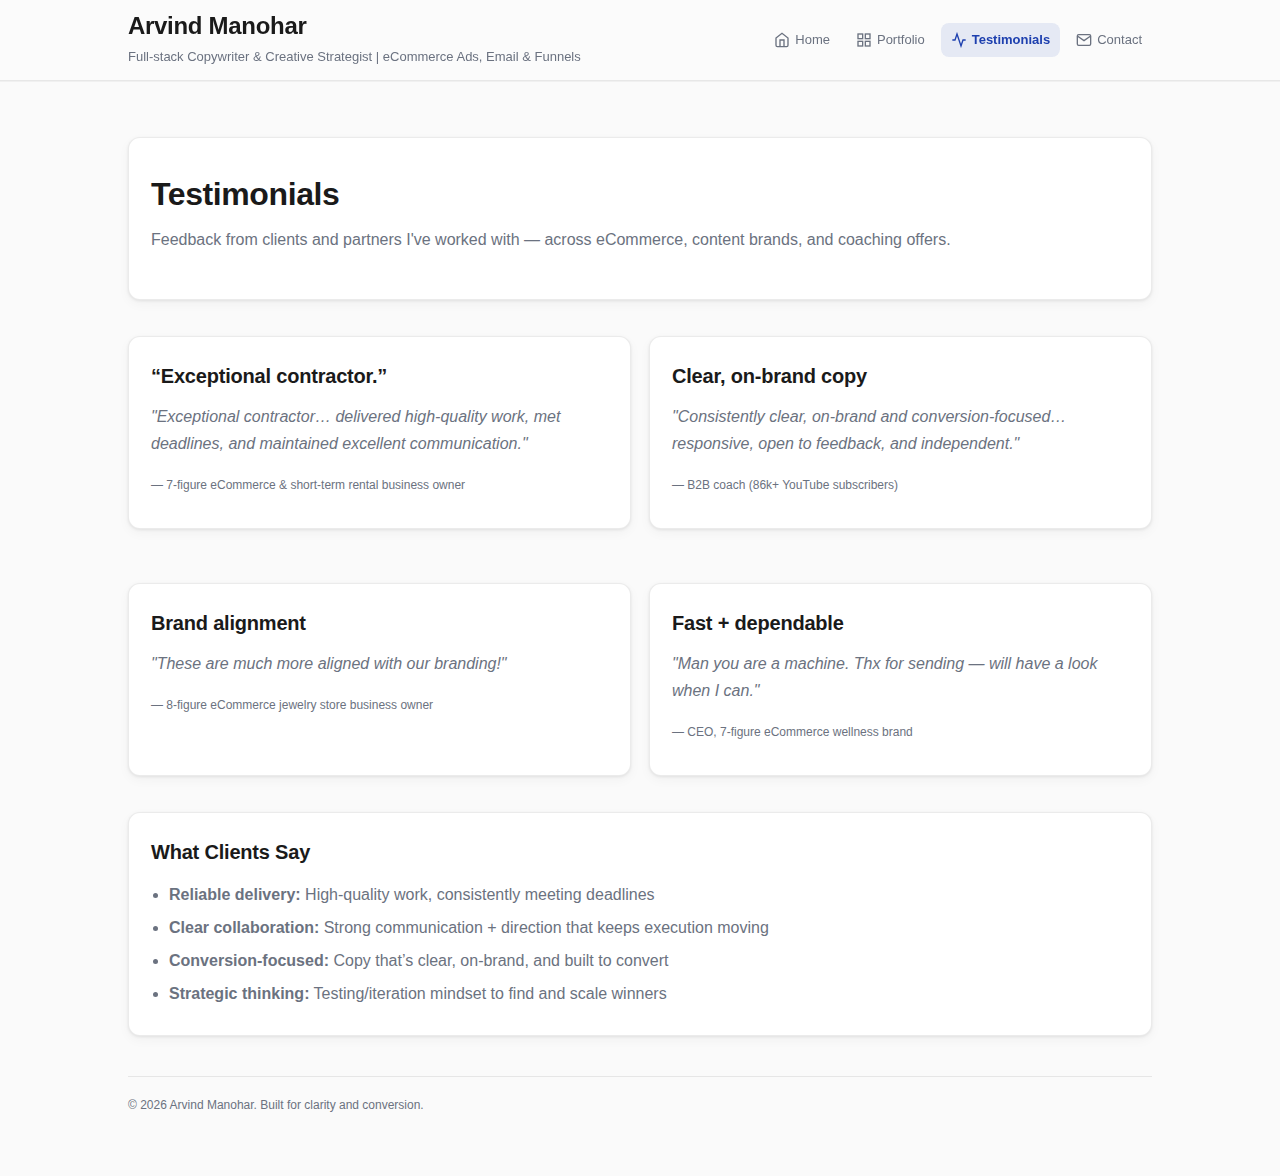
<file: testimonial.html>
<!doctype html>
<html lang="en">
<head>
  <meta charset="utf-8" />
  <meta name="viewport" content="width=device-width,initial-scale=1" />
  <meta name="description" content="Testimonials — Arvind Manohar. Client feedback and results." />
  <title>Testimonials — Arvind Manohar</title>
  <link rel="stylesheet" href="styles.css">
</head>
<body>

<header>
  <div class="nav">
    <div class="brand">
      <a href="index.html" style="text-decoration:none; color:inherit;">
        <strong>Arvind Manohar</strong>
      </a>
      <span>Full-stack Copywriter & Creative Strategist | eCommerce Ads, Email & Funnels</span>
    </div>
    <button class="menu-toggle" aria-label="Toggle navigation menu" aria-expanded="false">
      <span></span>
      <span></span>
      <span></span>
    </button>
    <nav class="links" aria-label="Primary">
      <a href="index.html">
        <svg class="icon" width="16" height="16" viewBox="0 0 24 24" fill="none" stroke="currentColor" stroke-width="2">
          <path d="M3 9l9-7 9 7v11a2 2 0 0 1-2 2H5a2 2 0 0 1-2-2z"></path>
          <polyline points="9 22 9 12 15 12 15 22"></polyline>
        </svg>
        Home
      </a>
      <a href="portfolio.html">
        <svg class="icon" width="16" height="16" viewBox="0 0 24 24" fill="none" stroke="currentColor" stroke-width="2">
          <rect x="3" y="3" width="7" height="7"></rect>
          <rect x="14" y="3" width="7" height="7"></rect>
          <rect x="14" y="14" width="7" height="7"></rect>
          <rect x="3" y="14" width="7" height="7"></rect>
        </svg>
        Portfolio
      </a>
      <a href="testimonial.html" class="active">
        <svg class="icon" width="16" height="16" viewBox="0 0 24 24" fill="none" stroke="currentColor" stroke-width="2">
          <polyline points="22 12 18 12 15 21 9 3 6 12 2 12"></polyline>
        </svg>
        Testimonials
      </a>
      <a href="contact.html">
        <svg class="icon" width="16" height="16" viewBox="0 0 24 24" fill="none" stroke="currentColor" stroke-width="2">
          <path d="M4 4h16c1.1 0 2 .9 2 2v12c0 1.1-.9 2-2 2H4c-1.1 0-2-.9-2-2V6c0-1.1.9-2 2-2z"></path>
          <polyline points="22,6 12,13 2,6"></polyline>
        </svg>
        Contact
      </a>
    </nav>
  </div>
</header>

<main class="wrap">
  <section class="card pad" style="margin-top:28px;">
    <h1>Testimonials</h1>
    <p class="muted" style="margin-bottom:24px;">
      Feedback from clients and partners I've worked with — across eCommerce, content brands, and coaching offers.
    </p>
  </section>

  <!-- Updated testimonial cards populated from PDF screenshots -->
  <section class="grid" style="margin-top:18px;">
    <div class="card pad">
      <h2>“Exceptional contractor.”</h2>
      <p class="muted" style="font-style:italic; margin-bottom:18px;">
        "Exceptional contractor… delivered high-quality work, met deadlines, and maintained excellent communication."
      </p>
      <p class="muted" style="font-size:12px;">
        — 7-figure eCommerce & short-term rental business owner
      </p>
    </div>

    <div class="card pad">
      <h2>Clear, on-brand copy</h2>
      <p class="muted" style="font-style:italic; margin-bottom:18px;">
        "Consistently clear, on-brand and conversion-focused… responsive, open to feedback, and independent."
      </p>
      <p class="muted" style="font-size:12px;">
        — B2B coach (86k+ YouTube subscribers)
      </p>
    </div>
  </section>

  <section class="grid" style="margin-top:18px;">
    <div class="card pad">
      <h2>Brand alignment</h2>
      <p class="muted" style="font-style:italic; margin-bottom:18px;">
        "These are much more aligned with our branding!"
      </p>
      <p class="muted" style="font-size:12px;">
        — 8-figure eCommerce jewelry store business owner
      </p>
    </div>

    <div class="card pad">
      <h2>Fast + dependable</h2>
      <p class="muted" style="font-style:italic; margin-bottom:18px;">
        "Man you are a machine. Thx for sending — will have a look when I can."
      </p>
      <p class="muted" style="font-size:12px;">
        — CEO, 7-figure eCommerce wellness brand
      </p>
    </div>
  </section>

  <section class="card pad" style="margin-top:18px;">
    <h2>What Clients Say</h2>
    <ul class="bullets" style="margin-top:12px;">
      <li><strong>Reliable delivery:</strong> High-quality work, consistently meeting deadlines</li>
      <li><strong>Clear collaboration:</strong> Strong communication + direction that keeps execution moving</li>
      <li><strong>Conversion-focused:</strong> Copy that’s clear, on-brand, and built to convert</li>
      <li><strong>Strategic thinking:</strong> Testing/iteration mindset to find and scale winners</li>
    </ul>
  </section>

  <footer style="margin-top:40px;">
    © <span id="y"></span> Arvind Manohar. Built for clarity and conversion.
  </footer>
</main>

<script>
  // Update year in footer
  document.getElementById('y').textContent = new Date().getFullYear();

  // Mobile menu toggle
  const menuToggle = document.querySelector('.menu-toggle');
  const navLinks = document.querySelector('.links');

  if (menuToggle) {
    menuToggle.addEventListener('click', function() {
      const isExpanded = menuToggle.getAttribute('aria-expanded') === 'true';
      menuToggle.setAttribute('aria-expanded', !isExpanded);
      navLinks.classList.toggle('active');
      menuToggle.classList.toggle('active');
    });

    // Close menu when clicking outside
    document.addEventListener('click', function(event) {
      if (!menuToggle.contains(event.target) && !navLinks.contains(event.target)) {
        menuToggle.setAttribute('aria-expanded', 'false');
        navLinks.classList.remove('active');
        menuToggle.classList.remove('active');
      }
    });

    // Close menu when clicking a link
    const navLinksItems = navLinks.querySelectorAll('a');
    navLinksItems.forEach(link => {
      link.addEventListener('click', function() {
        menuToggle.setAttribute('aria-expanded', 'false');
        navLinks.classList.remove('active');
        menuToggle.classList.remove('active');
      });
    });
  }
</script>
</body>
</html>
</file>
<file: styles.css>
:root{
  --bg:#fafafa;
  --panel:#ffffff;
  --text:#1a1a1a;
  --muted:#6b7280;
  --line:rgba(0,0,0,.08);
  --accent:#1e40af;
  --accent2:#7c3aed;
  --accent-light:#eff6ff;
  --shadow: 0 1px 3px rgba(0,0,0,.08), 0 4px 12px rgba(0,0,0,.04);
  --shadow-hover: 0 4px 12px rgba(0,0,0,.1), 0 8px 24px rgba(0,0,0,.06);
  --radius:12px;
  --max:1060px;
  --pad:22px;
}
*{box-sizing:border-box}
html,body{height:100%}
body{
  margin:0;
  font-family: -apple-system, BlinkMacSystemFont, "Segoe UI", Roboto, "Helvetica Neue", Arial, sans-serif;
  background: var(--bg);
  color:var(--text);
  line-height:1.7;
  -webkit-font-smoothing: antialiased;
  -moz-osx-font-smoothing: grayscale;
}
a{color:inherit}
.wrap{max-width:var(--max); margin:0 auto; padding:28px 18px 60px}
header{
  position:sticky; top:0; z-index:5;
  backdrop-filter: blur(12px);
  background: rgba(250,250,250,.85);
  border-bottom:1px solid var(--line);
  box-shadow: 0 1px 0 rgba(0,0,0,.04);
}
.nav{
  max-width:var(--max); margin:0 auto; padding:12px 18px;
  display:flex; align-items:center; justify-content:space-between; gap:12px;
  position:relative;
}
.brand{display:flex; flex-direction:column; gap:4px}
.brand strong{
  font-size:24px; 
  letter-spacing:-.3px;
  font-weight:700;
  color:var(--text);
  line-height:1.2;
}
.brand span{font-size:13px; color:var(--muted); font-weight:400}
.menu-toggle{
  display:none;
  flex-direction:column;
  justify-content:space-around;
  width:28px;
  height:28px;
  background:transparent;
  border:none;
  cursor:pointer;
  padding:0;
  z-index:10;
  gap:4px;
}
.menu-toggle span{
  width:100%;
  height:2px;
  background:var(--text);
  border-radius:2px;
  transition:all .3s ease;
  transform-origin:center;
}
.menu-toggle.active span:nth-child(1){
  transform:rotate(45deg) translate(6px, 6px);
}
.menu-toggle.active span:nth-child(2){
  opacity:0;
}
.menu-toggle.active span:nth-child(3){
  transform:rotate(-45deg) translate(6px, -6px);
}
.links{display:flex; gap:6px; align-items:center; flex-wrap:wrap}
.links a{
  text-decoration:none;
  font-size:13px;
  color:var(--muted);
  padding:6px 10px;
  border-radius:8px;
  display:inline-flex;
  align-items:center;
  gap:5px;
  transition: all .2s ease;
}
.links a:hover{background:rgba(0,0,0,.04); color:var(--text)}
.links a.active{
  background:rgba(30,64,175,.1);
  color:var(--accent);
  font-weight:600;
}
.links a .icon{
  width:16px;
  height:16px;
  stroke-width:2;
  flex-shrink:0;
}
.btn{
  display:inline-flex; align-items:center; justify-content:center;
  padding:12px 14px; border-radius:12px;
  border:1px solid var(--line);
  text-decoration:none;
  gap:8px;
  font-weight:600;
  box-shadow:none;
  transition:transform .08s ease, background .15s ease, border-color .15s ease;
}
.btn .icon{
  width:18px;
  height:18px;
  stroke-width:2;
  flex-shrink:0;
}
.btn:hover{transform:translateY(-1px); box-shadow: var(--shadow-hover);}
.btn.primary{
  background: var(--accent);
  color: #ffffff;
  border-color: var(--accent);
}
.btn.primary:hover{background: #1e3a8a; border-color: #1e3a8a;}
.btn.secondary{
  background: var(--panel);
  border-color: var(--line);
  color: var(--text);
}
.btn.secondary:hover{background: rgba(0,0,0,.02); border-color: var(--accent);}
.hero{
  padding:42px 0 26px;
  display:grid;
  grid-template-columns: 1.25fr .75fr;
  gap:18px;
  align-items:stretch;
}
.card{
  background: var(--panel);
  border:1px solid var(--line);
  border-radius: var(--radius);
  box-shadow: var(--shadow);
}
.hero .card{padding:26px}
.kicker{
  display:inline-flex; align-items:center; gap:10px;
  color:var(--muted); font-size:13px;
  border:1px solid var(--line);
  padding:8px 14px; border-radius:999px;
  background: var(--accent-light);
  width:fit-content;
  font-weight:500;
}
.dot{
  width:8px; height:8px; border-radius:50%;
  background: var(--accent);
  box-shadow:0 0 0 2px rgba(30,64,175,.15);
}
h1{margin:14px 0 10px; font-size:32px; line-height:1.3; letter-spacing:-.4px; font-weight:700; color:var(--text)}
.sub{
  margin:0;
  color:var(--muted);
  font-size:16px;
  max-width:60ch;
}
.cta{margin-top:18px; display:flex; gap:10px; flex-wrap:wrap}
.mini{
  margin-top:14px;
  display:flex; gap:10px; flex-wrap:wrap;
  color:var(--muted); font-size:13px
}
.mini span{
  display:inline-flex; gap:8px; align-items:center;
  padding:8px 14px; border:1px solid var(--line);
  border-radius:999px; background:var(--accent-light);
  font-weight:500;
}
.mini span .icon-mini{
  width:14px;
  height:14px;
  stroke-width:2;
  flex-shrink:0;
  opacity:0.7;
}
.aside{
  padding:20px;
  display:flex;
  flex-direction:column;
  justify-content:space-between;
  gap:14px;
}
.aside h3{margin:0; font-size:16px}
.aside p{margin:8px 0 0; color:var(--muted); font-size:13px}
.list{
  margin:12px 0 0; padding:0; list-style:none;
  display:grid; gap:10px;
}
.list li{
  padding:10px 12px;
  border:1px solid var(--line);
  border-radius:12px;
  background:var(--accent-light);
  color:var(--text);
  font-size:13px;
}
section{padding:18px 0}
.grid{
  display:grid;
  grid-template-columns: 1fr 1fr;
  gap:18px;
}
.pad{padding:22px}
h2{margin:0 0 10px; font-size:20px; letter-spacing:-.2px; font-weight:700; color:var(--text)}
p{margin:0 0 10px}
.muted{color:var(--muted)}
.bullets{margin:10px 0 0; padding-left:18px; color:var(--muted)}
.bullets li{margin:6px 0}
.tags{
  display:flex; flex-wrap:wrap; gap:6px; margin-top:8px
}
.tag{
  font-size:12px; color:var(--text);
  padding:4px 10px; border:1px solid var(--line);
  border-radius:999px; background:var(--accent-light);
  font-weight:500;
  line-height:1.4;
}
.results{
  display:grid;
  grid-template-columns: repeat(3, 1fr);
  gap:12px;
  margin-top:12px;
}
.stat{
  padding:14px;
  border:1px solid var(--line);
  border-radius:14px;
  background:var(--accent-light);
}
.stat strong{display:block; font-size:18px; color:var(--accent); font-weight:700}
.stat span{color:var(--muted); font-size:12px}
.portfolio{
  display:grid;
  grid-template-columns: repeat(3, 1fr);
  gap:14px;
  margin-top:12px;
}
.tile{
  padding:16px;
  border:1px solid var(--line);
  border-radius:14px;
  background:var(--accent-light);
  display:flex;
  flex-direction:column;
  gap:8px;
  min-height:140px;
  transition: box-shadow .2s ease, transform .2s ease;
}
.tile:hover{
  box-shadow: var(--shadow-hover);
  transform: translateY(-2px);
}
.tile strong{font-size:14px}
.tile p{color:var(--muted); font-size:13px; margin:0}
.tile a{margin-top:auto; color:var(--accent); text-decoration:none; font-weight:600; font-size:13px}
.tile a:hover{text-decoration:underline; color:var(--accent2)}
.contact{
  display:flex; flex-wrap:wrap; gap:10px; margin-top:12px
}
footer{
  margin-top:26px;
  padding-top:18px;
  border-top:1px solid var(--line);
  color:var(--muted);
  font-size:12px;
}

/* Responsive */
@media (max-width: 900px){
  .nav{
    flex-direction:row;
    align-items:center;
    gap:12px;
  }
  .menu-toggle{
    display:flex;
    margin-left:auto;
  }
  .links{
    position:fixed;
    top:60px;
    left:0;
    right:0;
    background:var(--panel);
    border-bottom:1px solid var(--line);
    box-shadow:0 4px 12px rgba(0,0,0,.1);
    flex-direction:column;
    align-items:stretch;
    padding:12px 18px;
    gap:4px;
    transform:translateY(-100%);
    opacity:0;
    visibility:hidden;
    transition:transform .3s ease, opacity .3s ease, visibility .3s ease;
    z-index:9;
    max-height:calc(100vh - 60px);
    overflow-y:auto;
  }
  .links.active{
    transform:translateY(0);
    opacity:1;
    visibility:visible;
  }
  .links a{
    padding:12px 14px;
    font-size:14px;
    width:100%;
    justify-content:flex-start;
    border-radius:8px;
    white-space:normal;
  }
  .links a .icon{
    width:18px;
    height:18px;
  }
  .hero{grid-template-columns:1fr; padding-top:26px}
  .grid{grid-template-columns:1fr}
  .results{grid-template-columns:1fr}
  .portfolio{grid-template-columns:1fr}
  h1{font-size:28px}
}
/* Product Page (PDP) helpers */
.pdp-title { margin: 0 0 6px; }
.pdp-subhead { margin: 0 0 14px; }
.pdp-bullets { margin: 12px 0 0; padding-left: 18px; }
.pdp-bullets li { margin: 8px 0; }

.grid-2 { display: grid; grid-template-columns: 1fr; gap: 12px; }
@media (min-width: 860px){
  .grid-2 { grid-template-columns: 1fr 1fr; }
}

.checklist { margin: 10px 0 0; padding-left: 18px; }
.checklist li { margin: 8px 0; }

.pdp-section { margin-top: 18px; }
.pdp-cta { margin-top: 14px; }
</file>
